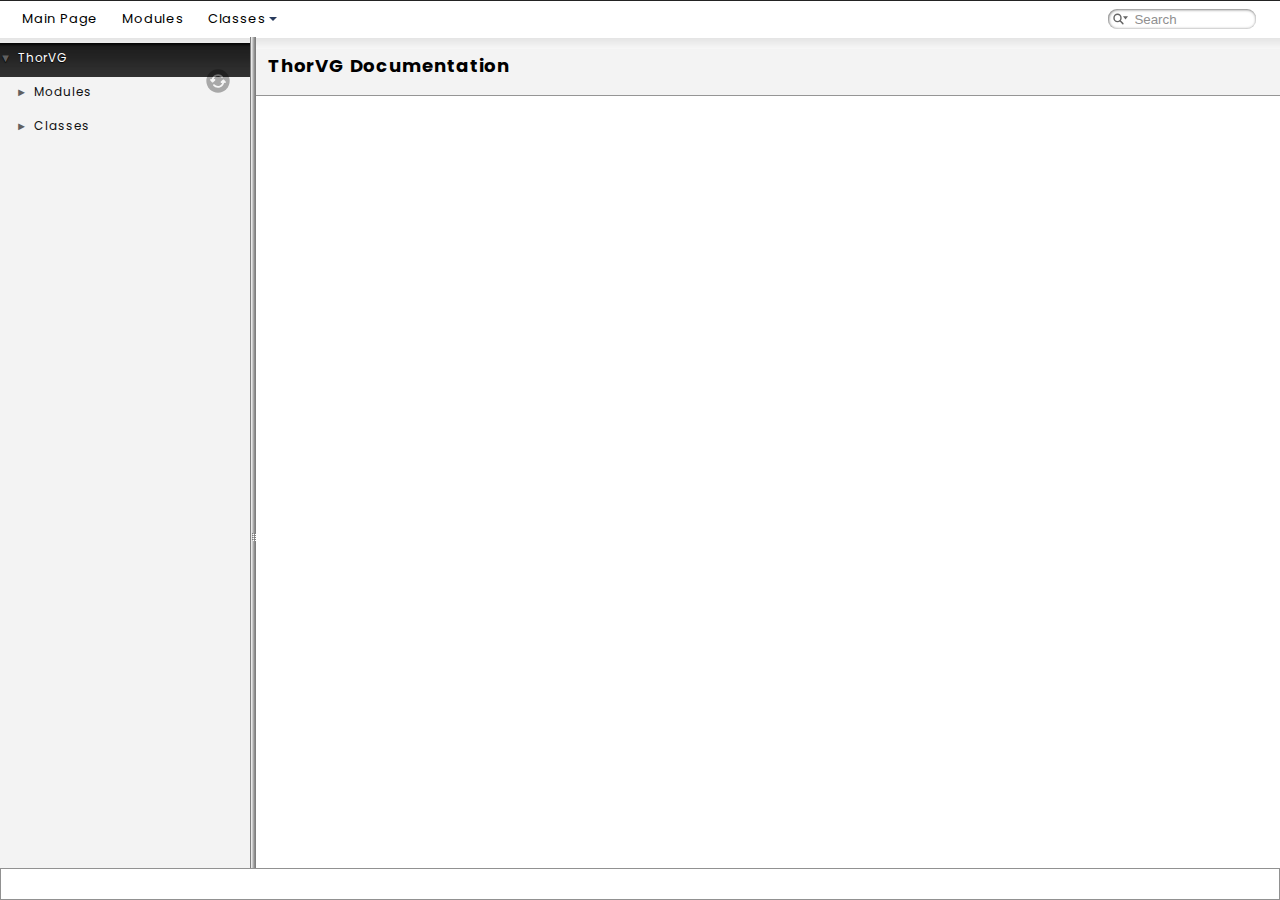
<file: api/doc/index.html>
<!DOCTYPE html PUBLIC "-//W3C//DTD XHTML 1.0 Transitional//EN" "https://www.w3.org/TR/xhtml1/DTD/xhtml1-transitional.dtd">
<html xmlns="http://www.w3.org/1999/xhtml">
<head>
<meta http-equiv="Content-Type" content="text/xhtml;charset=UTF-8"/>
<meta http-equiv="X-UA-Compatible" content="IE=9"/>
<meta name="generator" content="Doxygen 1.9.1"/>
<meta name="viewport" content="width=device-width, initial-scale=1"/>
<title>ThorVG: Main Page</title>
<link href="tabs.css" rel="stylesheet" type="text/css"/>
<script type="text/javascript" src="jquery.js"></script>
<script type="text/javascript" src="dynsections.js"></script>
<link href="navtree.css" rel="stylesheet" type="text/css"/>
<script type="text/javascript" src="resize.js"></script>
<script type="text/javascript" src="navtreedata.js"></script>
<script type="text/javascript" src="navtree.js"></script>
<link href="search/search.css" rel="stylesheet" type="text/css"/>
<script type="text/javascript" src="search/searchdata.js"></script>
<script type="text/javascript" src="search/search.js"></script>
<link href="doxygen.css" rel="stylesheet" type="text/css" />
</head>
<body>
<div id="top"><!-- do not remove this div, it is closed by doxygen! -->
<div id="titlearea">
<table cellspacing="0" cellpadding="0">
 <tbody>
 <tr style="height: 56px;">
  <td id="projectlogo"><img alt="Logo" src="small_logo.png"/></td>
  <td id="projectalign" style="padding-left: 0.5em;">
   <div id="projectname">ThorVG
   &#160;<span id="projectnumber">v0.15</span>
   </div>
  </td>
 </tr>
 </tbody>
</table>
</div>
<!-- end header part -->
<!-- Generated by Doxygen 1.9.1 -->
<script type="text/javascript">
/* @license magnet:?xt=urn:btih:cf05388f2679ee054f2beb29a391d25f4e673ac3&amp;dn=gpl-2.0.txt GPL-v2 */
var searchBox = new SearchBox("searchBox", "search",false,'Search','.html');
/* @license-end */
</script>
<script type="text/javascript" src="menudata.js"></script>
<script type="text/javascript" src="menu.js"></script>
<script type="text/javascript">
/* @license magnet:?xt=urn:btih:cf05388f2679ee054f2beb29a391d25f4e673ac3&amp;dn=gpl-2.0.txt GPL-v2 */
$(function() {
  initMenu('',true,false,'search.php','Search');
  $(document).ready(function() { init_search(); });
});
/* @license-end */</script>
<div id="main-nav"></div>
</div><!-- top -->
<div id="side-nav" class="ui-resizable side-nav-resizable">
  <div id="nav-tree">
    <div id="nav-tree-contents">
      <div id="nav-sync" class="sync"></div>
    </div>
  </div>
  <div id="splitbar" style="-moz-user-select:none;" 
       class="ui-resizable-handle">
  </div>
</div>
<script type="text/javascript">
/* @license magnet:?xt=urn:btih:cf05388f2679ee054f2beb29a391d25f4e673ac3&amp;dn=gpl-2.0.txt GPL-v2 */
$(document).ready(function(){initNavTree('index.html',''); initResizable(); });
/* @license-end */
</script>
<div id="doc-content">
<!-- window showing the filter options -->
<div id="MSearchSelectWindow"
     onmouseover="return searchBox.OnSearchSelectShow()"
     onmouseout="return searchBox.OnSearchSelectHide()"
     onkeydown="return searchBox.OnSearchSelectKey(event)">
</div>

<!-- iframe showing the search results (closed by default) -->
<div id="MSearchResultsWindow">
<iframe src="javascript:void(0)" frameborder="0" 
        name="MSearchResults" id="MSearchResults">
</iframe>
</div>

<div class="header">
  <div class="headertitle">
<div class="title">ThorVG Documentation</div>  </div>
</div><!--header-->
<div class="contents">
</div><!-- contents -->
</div><!-- doc-content -->
<!-- start footer part -->
<div id="nav-path" class="navpath"><!-- id is needed for treeview function! -->
  <ul>
    <li class="footer">Generated by <a href="https://www.doxygen.org/index.html"><img class="footer" src="doxygen.svg" width="104" height="31" alt="doxygen"/></a> 1.9.1 </li>
  </ul>
</div>
</body>
</html>
</file>
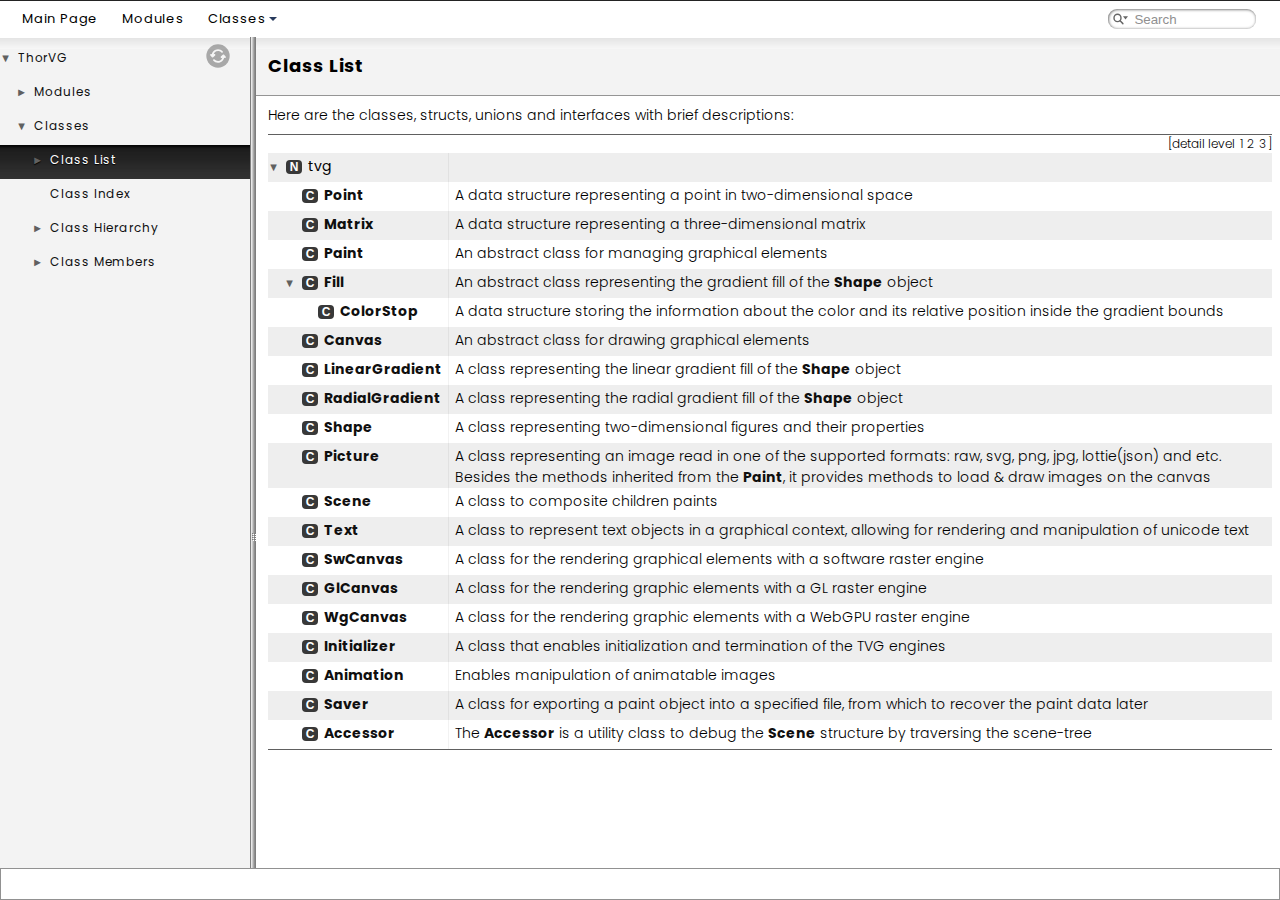
<file: api/doc/annotated.html>
<!DOCTYPE html PUBLIC "-//W3C//DTD XHTML 1.0 Transitional//EN" "https://www.w3.org/TR/xhtml1/DTD/xhtml1-transitional.dtd">
<html xmlns="http://www.w3.org/1999/xhtml">
<head>
<meta http-equiv="Content-Type" content="text/xhtml;charset=UTF-8"/>
<meta http-equiv="X-UA-Compatible" content="IE=9"/>
<meta name="generator" content="Doxygen 1.9.1"/>
<meta name="viewport" content="width=device-width, initial-scale=1"/>
<title>ThorVG: Class List</title>
<link href="tabs.css" rel="stylesheet" type="text/css"/>
<script type="text/javascript" src="jquery.js"></script>
<script type="text/javascript" src="dynsections.js"></script>
<link href="navtree.css" rel="stylesheet" type="text/css"/>
<script type="text/javascript" src="resize.js"></script>
<script type="text/javascript" src="navtreedata.js"></script>
<script type="text/javascript" src="navtree.js"></script>
<link href="search/search.css" rel="stylesheet" type="text/css"/>
<script type="text/javascript" src="search/searchdata.js"></script>
<script type="text/javascript" src="search/search.js"></script>
<link href="doxygen.css" rel="stylesheet" type="text/css" />
</head>
<body>
<div id="top"><!-- do not remove this div, it is closed by doxygen! -->
<div id="titlearea">
<table cellspacing="0" cellpadding="0">
 <tbody>
 <tr style="height: 56px;">
  <td id="projectlogo"><img alt="Logo" src="small_logo.png"/></td>
  <td id="projectalign" style="padding-left: 0.5em;">
   <div id="projectname">ThorVG
   &#160;<span id="projectnumber">v0.15</span>
   </div>
  </td>
 </tr>
 </tbody>
</table>
</div>
<!-- end header part -->
<!-- Generated by Doxygen 1.9.1 -->
<script type="text/javascript">
/* @license magnet:?xt=urn:btih:cf05388f2679ee054f2beb29a391d25f4e673ac3&amp;dn=gpl-2.0.txt GPL-v2 */
var searchBox = new SearchBox("searchBox", "search",false,'Search','.html');
/* @license-end */
</script>
<script type="text/javascript" src="menudata.js"></script>
<script type="text/javascript" src="menu.js"></script>
<script type="text/javascript">
/* @license magnet:?xt=urn:btih:cf05388f2679ee054f2beb29a391d25f4e673ac3&amp;dn=gpl-2.0.txt GPL-v2 */
$(function() {
  initMenu('',true,false,'search.php','Search');
  $(document).ready(function() { init_search(); });
});
/* @license-end */</script>
<div id="main-nav"></div>
</div><!-- top -->
<div id="side-nav" class="ui-resizable side-nav-resizable">
  <div id="nav-tree">
    <div id="nav-tree-contents">
      <div id="nav-sync" class="sync"></div>
    </div>
  </div>
  <div id="splitbar" style="-moz-user-select:none;" 
       class="ui-resizable-handle">
  </div>
</div>
<script type="text/javascript">
/* @license magnet:?xt=urn:btih:cf05388f2679ee054f2beb29a391d25f4e673ac3&amp;dn=gpl-2.0.txt GPL-v2 */
$(document).ready(function(){initNavTree('annotated.html',''); initResizable(); });
/* @license-end */
</script>
<div id="doc-content">
<!-- window showing the filter options -->
<div id="MSearchSelectWindow"
     onmouseover="return searchBox.OnSearchSelectShow()"
     onmouseout="return searchBox.OnSearchSelectHide()"
     onkeydown="return searchBox.OnSearchSelectKey(event)">
</div>

<!-- iframe showing the search results (closed by default) -->
<div id="MSearchResultsWindow">
<iframe src="javascript:void(0)" frameborder="0" 
        name="MSearchResults" id="MSearchResults">
</iframe>
</div>

<div class="header">
  <div class="headertitle">
<div class="title">Class List</div>  </div>
</div><!--header-->
<div class="contents">
<div class="textblock">Here are the classes, structs, unions and interfaces with brief descriptions:</div><div class="directory">
<div class="levels">[detail level <span onclick="javascript:toggleLevel(1);">1</span><span onclick="javascript:toggleLevel(2);">2</span><span onclick="javascript:toggleLevel(3);">3</span>]</div><table class="directory">
<tr id="row_0_" class="even"><td class="entry"><span style="width:0px;display:inline-block;">&#160;</span><span id="arr_0_" class="arrow" onclick="toggleFolder('0_')">&#9660;</span><span class="icona"><span class="icon">N</span></span><b>tvg</b></td><td class="desc"></td></tr>
<tr id="row_0_0_"><td class="entry"><span style="width:32px;display:inline-block;">&#160;</span><span class="icona"><span class="icon">C</span></span><a class="el" href="structtvg_1_1Point.html" target="_self">Point</a></td><td class="desc">A data structure representing a point in two-dimensional space </td></tr>
<tr id="row_0_1_" class="even"><td class="entry"><span style="width:32px;display:inline-block;">&#160;</span><span class="icona"><span class="icon">C</span></span><a class="el" href="structtvg_1_1Matrix.html" target="_self">Matrix</a></td><td class="desc">A data structure representing a three-dimensional matrix </td></tr>
<tr id="row_0_2_"><td class="entry"><span style="width:32px;display:inline-block;">&#160;</span><span class="icona"><span class="icon">C</span></span><a class="el" href="classtvg_1_1Paint.html" target="_self">Paint</a></td><td class="desc">An abstract class for managing graphical elements </td></tr>
<tr id="row_0_3_" class="even"><td class="entry"><span style="width:16px;display:inline-block;">&#160;</span><span id="arr_0_3_" class="arrow" onclick="toggleFolder('0_3_')">&#9660;</span><span class="icona"><span class="icon">C</span></span><a class="el" href="classtvg_1_1Fill.html" target="_self">Fill</a></td><td class="desc">An abstract class representing the gradient fill of the <a class="el" href="classtvg_1_1Shape.html" title="A class representing two-dimensional figures and their properties.">Shape</a> object </td></tr>
<tr id="row_0_3_0_"><td class="entry"><span style="width:48px;display:inline-block;">&#160;</span><span class="icona"><span class="icon">C</span></span><a class="el" href="structtvg_1_1Fill_1_1ColorStop.html" target="_self">ColorStop</a></td><td class="desc">A data structure storing the information about the color and its relative position inside the gradient bounds </td></tr>
<tr id="row_0_4_" class="even"><td class="entry"><span style="width:32px;display:inline-block;">&#160;</span><span class="icona"><span class="icon">C</span></span><a class="el" href="classtvg_1_1Canvas.html" target="_self">Canvas</a></td><td class="desc">An abstract class for drawing graphical elements </td></tr>
<tr id="row_0_5_"><td class="entry"><span style="width:32px;display:inline-block;">&#160;</span><span class="icona"><span class="icon">C</span></span><a class="el" href="classtvg_1_1LinearGradient.html" target="_self">LinearGradient</a></td><td class="desc">A class representing the linear gradient fill of the <a class="el" href="classtvg_1_1Shape.html" title="A class representing two-dimensional figures and their properties.">Shape</a> object </td></tr>
<tr id="row_0_6_" class="even"><td class="entry"><span style="width:32px;display:inline-block;">&#160;</span><span class="icona"><span class="icon">C</span></span><a class="el" href="classtvg_1_1RadialGradient.html" target="_self">RadialGradient</a></td><td class="desc">A class representing the radial gradient fill of the <a class="el" href="classtvg_1_1Shape.html" title="A class representing two-dimensional figures and their properties.">Shape</a> object </td></tr>
<tr id="row_0_7_"><td class="entry"><span style="width:32px;display:inline-block;">&#160;</span><span class="icona"><span class="icon">C</span></span><a class="el" href="classtvg_1_1Shape.html" target="_self">Shape</a></td><td class="desc">A class representing two-dimensional figures and their properties </td></tr>
<tr id="row_0_8_" class="even"><td class="entry"><span style="width:32px;display:inline-block;">&#160;</span><span class="icona"><span class="icon">C</span></span><a class="el" href="classtvg_1_1Picture.html" target="_self">Picture</a></td><td class="desc">A class representing an image read in one of the supported formats: raw, svg, png, jpg, lottie(json) and etc. Besides the methods inherited from the <a class="el" href="classtvg_1_1Paint.html" title="An abstract class for managing graphical elements.">Paint</a>, it provides methods to load &amp; draw images on the canvas </td></tr>
<tr id="row_0_9_"><td class="entry"><span style="width:32px;display:inline-block;">&#160;</span><span class="icona"><span class="icon">C</span></span><a class="el" href="classtvg_1_1Scene.html" target="_self">Scene</a></td><td class="desc">A class to composite children paints </td></tr>
<tr id="row_0_10_" class="even"><td class="entry"><span style="width:32px;display:inline-block;">&#160;</span><span class="icona"><span class="icon">C</span></span><a class="el" href="classtvg_1_1Text.html" target="_self">Text</a></td><td class="desc">A class to represent text objects in a graphical context, allowing for rendering and manipulation of unicode text </td></tr>
<tr id="row_0_11_"><td class="entry"><span style="width:32px;display:inline-block;">&#160;</span><span class="icona"><span class="icon">C</span></span><a class="el" href="classtvg_1_1SwCanvas.html" target="_self">SwCanvas</a></td><td class="desc">A class for the rendering graphical elements with a software raster engine </td></tr>
<tr id="row_0_12_" class="even"><td class="entry"><span style="width:32px;display:inline-block;">&#160;</span><span class="icona"><span class="icon">C</span></span><a class="el" href="classtvg_1_1GlCanvas.html" target="_self">GlCanvas</a></td><td class="desc">A class for the rendering graphic elements with a GL raster engine </td></tr>
<tr id="row_0_13_"><td class="entry"><span style="width:32px;display:inline-block;">&#160;</span><span class="icona"><span class="icon">C</span></span><a class="el" href="classtvg_1_1WgCanvas.html" target="_self">WgCanvas</a></td><td class="desc">A class for the rendering graphic elements with a WebGPU raster engine </td></tr>
<tr id="row_0_14_" class="even"><td class="entry"><span style="width:32px;display:inline-block;">&#160;</span><span class="icona"><span class="icon">C</span></span><a class="el" href="classtvg_1_1Initializer.html" target="_self">Initializer</a></td><td class="desc">A class that enables initialization and termination of the TVG engines </td></tr>
<tr id="row_0_15_"><td class="entry"><span style="width:32px;display:inline-block;">&#160;</span><span class="icona"><span class="icon">C</span></span><a class="el" href="classtvg_1_1Animation.html" target="_self">Animation</a></td><td class="desc">Enables manipulation of animatable images </td></tr>
<tr id="row_0_16_" class="even"><td class="entry"><span style="width:32px;display:inline-block;">&#160;</span><span class="icona"><span class="icon">C</span></span><a class="el" href="classtvg_1_1Saver.html" target="_self">Saver</a></td><td class="desc">A class for exporting a paint object into a specified file, from which to recover the paint data later </td></tr>
<tr id="row_0_17_"><td class="entry"><span style="width:32px;display:inline-block;">&#160;</span><span class="icona"><span class="icon">C</span></span><a class="el" href="classtvg_1_1Accessor.html" target="_self">Accessor</a></td><td class="desc">The <a class="el" href="classtvg_1_1Accessor.html" title="The Accessor is a utility class to debug the Scene structure by traversing the scene-tree.">Accessor</a> is a utility class to debug the <a class="el" href="classtvg_1_1Scene.html" title="A class to composite children paints.">Scene</a> structure by traversing the scene-tree </td></tr>
</table>
</div><!-- directory -->
</div><!-- contents -->
</div><!-- doc-content -->
<!-- start footer part -->
<div id="nav-path" class="navpath"><!-- id is needed for treeview function! -->
  <ul>
    <li class="footer">Generated by <a href="https://www.doxygen.org/index.html"><img class="footer" src="doxygen.svg" width="104" height="31" alt="doxygen"/></a> 1.9.1 </li>
  </ul>
</div>
</body>
</html>
</file>
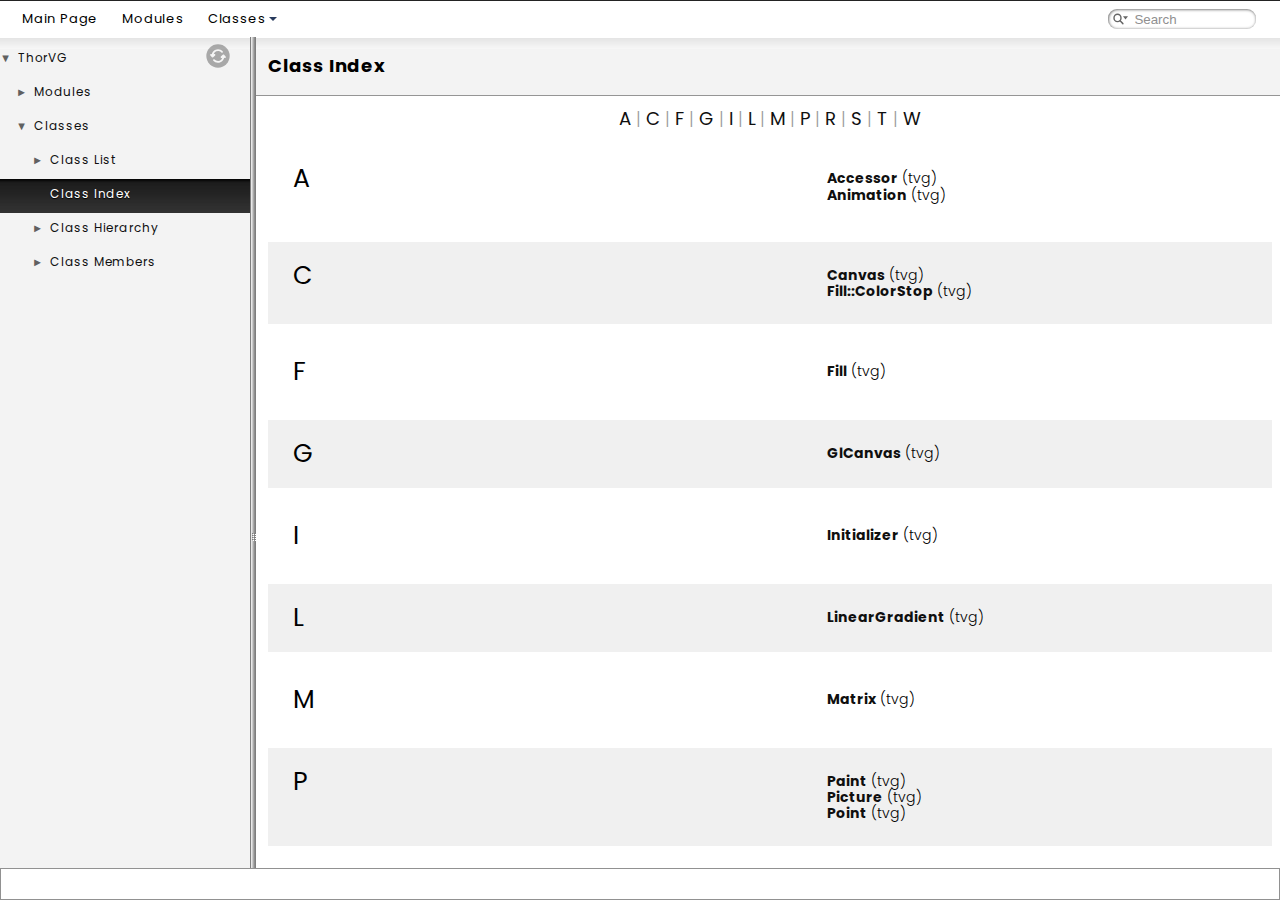
<file: api/doc/classes.html>
<!DOCTYPE html PUBLIC "-//W3C//DTD XHTML 1.0 Transitional//EN" "https://www.w3.org/TR/xhtml1/DTD/xhtml1-transitional.dtd">
<html xmlns="http://www.w3.org/1999/xhtml">
<head>
<meta http-equiv="Content-Type" content="text/xhtml;charset=UTF-8"/>
<meta http-equiv="X-UA-Compatible" content="IE=9"/>
<meta name="generator" content="Doxygen 1.9.1"/>
<meta name="viewport" content="width=device-width, initial-scale=1"/>
<title>ThorVG: Class Index</title>
<link href="tabs.css" rel="stylesheet" type="text/css"/>
<script type="text/javascript" src="jquery.js"></script>
<script type="text/javascript" src="dynsections.js"></script>
<link href="navtree.css" rel="stylesheet" type="text/css"/>
<script type="text/javascript" src="resize.js"></script>
<script type="text/javascript" src="navtreedata.js"></script>
<script type="text/javascript" src="navtree.js"></script>
<link href="search/search.css" rel="stylesheet" type="text/css"/>
<script type="text/javascript" src="search/searchdata.js"></script>
<script type="text/javascript" src="search/search.js"></script>
<link href="doxygen.css" rel="stylesheet" type="text/css" />
</head>
<body>
<div id="top"><!-- do not remove this div, it is closed by doxygen! -->
<div id="titlearea">
<table cellspacing="0" cellpadding="0">
 <tbody>
 <tr style="height: 56px;">
  <td id="projectlogo"><img alt="Logo" src="small_logo.png"/></td>
  <td id="projectalign" style="padding-left: 0.5em;">
   <div id="projectname">ThorVG
   &#160;<span id="projectnumber">v0.15</span>
   </div>
  </td>
 </tr>
 </tbody>
</table>
</div>
<!-- end header part -->
<!-- Generated by Doxygen 1.9.1 -->
<script type="text/javascript">
/* @license magnet:?xt=urn:btih:cf05388f2679ee054f2beb29a391d25f4e673ac3&amp;dn=gpl-2.0.txt GPL-v2 */
var searchBox = new SearchBox("searchBox", "search",false,'Search','.html');
/* @license-end */
</script>
<script type="text/javascript" src="menudata.js"></script>
<script type="text/javascript" src="menu.js"></script>
<script type="text/javascript">
/* @license magnet:?xt=urn:btih:cf05388f2679ee054f2beb29a391d25f4e673ac3&amp;dn=gpl-2.0.txt GPL-v2 */
$(function() {
  initMenu('',true,false,'search.php','Search');
  $(document).ready(function() { init_search(); });
});
/* @license-end */</script>
<div id="main-nav"></div>
</div><!-- top -->
<div id="side-nav" class="ui-resizable side-nav-resizable">
  <div id="nav-tree">
    <div id="nav-tree-contents">
      <div id="nav-sync" class="sync"></div>
    </div>
  </div>
  <div id="splitbar" style="-moz-user-select:none;" 
       class="ui-resizable-handle">
  </div>
</div>
<script type="text/javascript">
/* @license magnet:?xt=urn:btih:cf05388f2679ee054f2beb29a391d25f4e673ac3&amp;dn=gpl-2.0.txt GPL-v2 */
$(document).ready(function(){initNavTree('classes.html',''); initResizable(); });
/* @license-end */
</script>
<div id="doc-content">
<!-- window showing the filter options -->
<div id="MSearchSelectWindow"
     onmouseover="return searchBox.OnSearchSelectShow()"
     onmouseout="return searchBox.OnSearchSelectHide()"
     onkeydown="return searchBox.OnSearchSelectKey(event)">
</div>

<!-- iframe showing the search results (closed by default) -->
<div id="MSearchResultsWindow">
<iframe src="javascript:void(0)" frameborder="0" 
        name="MSearchResults" id="MSearchResults">
</iframe>
</div>

<div class="header">
  <div class="headertitle">
<div class="title">Class Index</div>  </div>
</div><!--header-->
<div class="contents">
<div class="qindex"><a class="qindex" href="#letter_A">A</a>&#160;|&#160;<a class="qindex" href="#letter_C">C</a>&#160;|&#160;<a class="qindex" href="#letter_F">F</a>&#160;|&#160;<a class="qindex" href="#letter_G">G</a>&#160;|&#160;<a class="qindex" href="#letter_I">I</a>&#160;|&#160;<a class="qindex" href="#letter_L">L</a>&#160;|&#160;<a class="qindex" href="#letter_M">M</a>&#160;|&#160;<a class="qindex" href="#letter_P">P</a>&#160;|&#160;<a class="qindex" href="#letter_R">R</a>&#160;|&#160;<a class="qindex" href="#letter_S">S</a>&#160;|&#160;<a class="qindex" href="#letter_T">T</a>&#160;|&#160;<a class="qindex" href="#letter_W">W</a></div>
<div class="classindex">
<dl class="classindex even">
<dt class="alphachar"><a name="letter_A">A</a></dt>
<dd><a class="el" href="classtvg_1_1Accessor.html">Accessor</a> (tvg)</dd><dd><a class="el" href="classtvg_1_1Animation.html">Animation</a> (tvg)</dd></dl>
<dl class="classindex odd">
<dt class="alphachar"><a name="letter_C">C</a></dt>
<dd><a class="el" href="classtvg_1_1Canvas.html">Canvas</a> (tvg)</dd><dd><a class="el" href="structtvg_1_1Fill_1_1ColorStop.html">Fill::ColorStop</a> (tvg)</dd></dl>
<dl class="classindex even">
<dt class="alphachar"><a name="letter_F">F</a></dt>
<dd><a class="el" href="classtvg_1_1Fill.html">Fill</a> (tvg)</dd></dl>
<dl class="classindex odd">
<dt class="alphachar"><a name="letter_G">G</a></dt>
<dd><a class="el" href="classtvg_1_1GlCanvas.html">GlCanvas</a> (tvg)</dd></dl>
<dl class="classindex even">
<dt class="alphachar"><a name="letter_I">I</a></dt>
<dd><a class="el" href="classtvg_1_1Initializer.html">Initializer</a> (tvg)</dd></dl>
<dl class="classindex odd">
<dt class="alphachar"><a name="letter_L">L</a></dt>
<dd><a class="el" href="classtvg_1_1LinearGradient.html">LinearGradient</a> (tvg)</dd></dl>
<dl class="classindex even">
<dt class="alphachar"><a name="letter_M">M</a></dt>
<dd><a class="el" href="structtvg_1_1Matrix.html">Matrix</a> (tvg)</dd></dl>
<dl class="classindex odd">
<dt class="alphachar"><a name="letter_P">P</a></dt>
<dd><a class="el" href="classtvg_1_1Paint.html">Paint</a> (tvg)</dd><dd><a class="el" href="classtvg_1_1Picture.html">Picture</a> (tvg)</dd><dd><a class="el" href="structtvg_1_1Point.html">Point</a> (tvg)</dd></dl>
<dl class="classindex even">
<dt class="alphachar"><a name="letter_R">R</a></dt>
<dd><a class="el" href="classtvg_1_1RadialGradient.html">RadialGradient</a> (tvg)</dd></dl>
<dl class="classindex odd">
<dt class="alphachar"><a name="letter_S">S</a></dt>
<dd><a class="el" href="classtvg_1_1Saver.html">Saver</a> (tvg)</dd><dd><a class="el" href="classtvg_1_1Scene.html">Scene</a> (tvg)</dd><dd><a class="el" href="classtvg_1_1Shape.html">Shape</a> (tvg)</dd><dd><a class="el" href="classtvg_1_1SwCanvas.html">SwCanvas</a> (tvg)</dd></dl>
<dl class="classindex even">
<dt class="alphachar"><a name="letter_T">T</a></dt>
<dd><a class="el" href="classtvg_1_1Text.html">Text</a> (tvg)</dd></dl>
<dl class="classindex odd">
<dt class="alphachar"><a name="letter_W">W</a></dt>
<dd><a class="el" href="classtvg_1_1WgCanvas.html">WgCanvas</a> (tvg)</dd></dl>
</div>
</div><!-- contents -->
</div><!-- doc-content -->
<!-- start footer part -->
<div id="nav-path" class="navpath"><!-- id is needed for treeview function! -->
  <ul>
    <li class="footer">Generated by <a href="https://www.doxygen.org/index.html"><img class="footer" src="doxygen.svg" width="104" height="31" alt="doxygen"/></a> 1.9.1 </li>
  </ul>
</div>
</body>
</html>
</file>
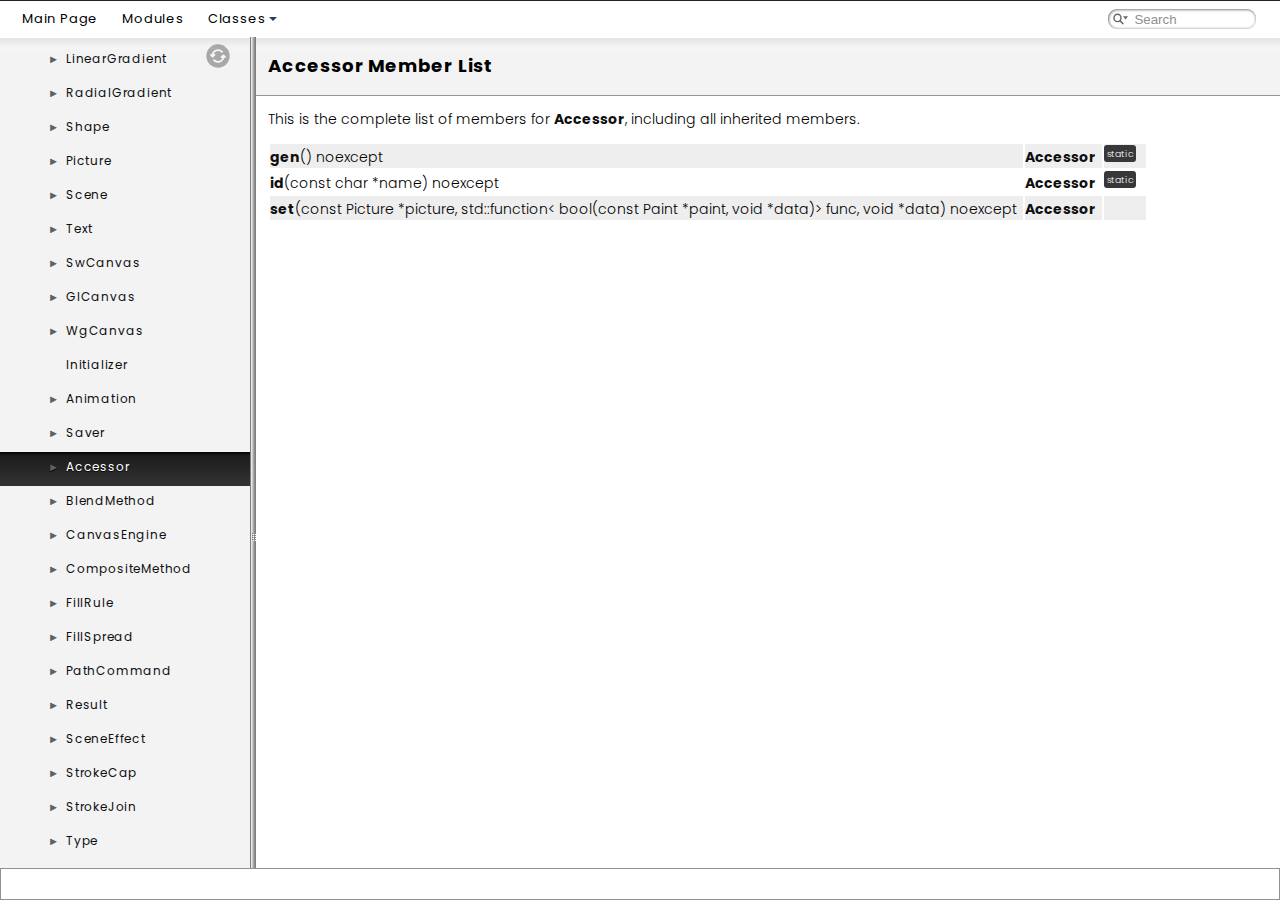
<file: api/doc/classtvg_1_1Accessor-members.html>
<!DOCTYPE html PUBLIC "-//W3C//DTD XHTML 1.0 Transitional//EN" "https://www.w3.org/TR/xhtml1/DTD/xhtml1-transitional.dtd">
<html xmlns="http://www.w3.org/1999/xhtml">
<head>
<meta http-equiv="Content-Type" content="text/xhtml;charset=UTF-8"/>
<meta http-equiv="X-UA-Compatible" content="IE=9"/>
<meta name="generator" content="Doxygen 1.9.1"/>
<meta name="viewport" content="width=device-width, initial-scale=1"/>
<title>ThorVG: Member List</title>
<link href="tabs.css" rel="stylesheet" type="text/css"/>
<script type="text/javascript" src="jquery.js"></script>
<script type="text/javascript" src="dynsections.js"></script>
<link href="navtree.css" rel="stylesheet" type="text/css"/>
<script type="text/javascript" src="resize.js"></script>
<script type="text/javascript" src="navtreedata.js"></script>
<script type="text/javascript" src="navtree.js"></script>
<link href="search/search.css" rel="stylesheet" type="text/css"/>
<script type="text/javascript" src="search/searchdata.js"></script>
<script type="text/javascript" src="search/search.js"></script>
<link href="doxygen.css" rel="stylesheet" type="text/css" />
</head>
<body>
<div id="top"><!-- do not remove this div, it is closed by doxygen! -->
<div id="titlearea">
<table cellspacing="0" cellpadding="0">
 <tbody>
 <tr style="height: 56px;">
  <td id="projectlogo"><img alt="Logo" src="small_logo.png"/></td>
  <td id="projectalign" style="padding-left: 0.5em;">
   <div id="projectname">ThorVG
   &#160;<span id="projectnumber">v0.15</span>
   </div>
  </td>
 </tr>
 </tbody>
</table>
</div>
<!-- end header part -->
<!-- Generated by Doxygen 1.9.1 -->
<script type="text/javascript">
/* @license magnet:?xt=urn:btih:cf05388f2679ee054f2beb29a391d25f4e673ac3&amp;dn=gpl-2.0.txt GPL-v2 */
var searchBox = new SearchBox("searchBox", "search",false,'Search','.html');
/* @license-end */
</script>
<script type="text/javascript" src="menudata.js"></script>
<script type="text/javascript" src="menu.js"></script>
<script type="text/javascript">
/* @license magnet:?xt=urn:btih:cf05388f2679ee054f2beb29a391d25f4e673ac3&amp;dn=gpl-2.0.txt GPL-v2 */
$(function() {
  initMenu('',true,false,'search.php','Search');
  $(document).ready(function() { init_search(); });
});
/* @license-end */</script>
<div id="main-nav"></div>
</div><!-- top -->
<div id="side-nav" class="ui-resizable side-nav-resizable">
  <div id="nav-tree">
    <div id="nav-tree-contents">
      <div id="nav-sync" class="sync"></div>
    </div>
  </div>
  <div id="splitbar" style="-moz-user-select:none;" 
       class="ui-resizable-handle">
  </div>
</div>
<script type="text/javascript">
/* @license magnet:?xt=urn:btih:cf05388f2679ee054f2beb29a391d25f4e673ac3&amp;dn=gpl-2.0.txt GPL-v2 */
$(document).ready(function(){initNavTree('classtvg_1_1Accessor.html',''); initResizable(); });
/* @license-end */
</script>
<div id="doc-content">
<!-- window showing the filter options -->
<div id="MSearchSelectWindow"
     onmouseover="return searchBox.OnSearchSelectShow()"
     onmouseout="return searchBox.OnSearchSelectHide()"
     onkeydown="return searchBox.OnSearchSelectKey(event)">
</div>

<!-- iframe showing the search results (closed by default) -->
<div id="MSearchResultsWindow">
<iframe src="javascript:void(0)" frameborder="0" 
        name="MSearchResults" id="MSearchResults">
</iframe>
</div>

<div class="header">
  <div class="headertitle">
<div class="title">Accessor Member List</div>  </div>
</div><!--header-->
<div class="contents">

<p>This is the complete list of members for <a class="el" href="classtvg_1_1Accessor.html">Accessor</a>, including all inherited members.</p>
<table class="directory">
  <tr class="even"><td class="entry"><a class="el" href="classtvg_1_1Accessor.html#a948e9f4ff06cdc9c19bcc60c1458ecc2">gen</a>() noexcept</td><td class="entry"><a class="el" href="classtvg_1_1Accessor.html">Accessor</a></td><td class="entry"><span class="mlabel">static</span></td></tr>
  <tr><td class="entry"><a class="el" href="classtvg_1_1Accessor.html#a4f77dd34469490a192e5b56656f13a50">id</a>(const char *name) noexcept</td><td class="entry"><a class="el" href="classtvg_1_1Accessor.html">Accessor</a></td><td class="entry"><span class="mlabel">static</span></td></tr>
  <tr class="even"><td class="entry"><a class="el" href="classtvg_1_1Accessor.html#a19696fc28e7eb51f5a4a8603c60e789d">set</a>(const Picture *picture, std::function&lt; bool(const Paint *paint, void *data)&gt; func, void *data) noexcept</td><td class="entry"><a class="el" href="classtvg_1_1Accessor.html">Accessor</a></td><td class="entry"></td></tr>
</table></div><!-- contents -->
</div><!-- doc-content -->
<!-- start footer part -->
<div id="nav-path" class="navpath"><!-- id is needed for treeview function! -->
  <ul>
    <li class="footer">Generated by <a href="https://www.doxygen.org/index.html"><img class="footer" src="doxygen.svg" width="104" height="31" alt="doxygen"/></a> 1.9.1 </li>
  </ul>
</div>
</body>
</html>
</file>
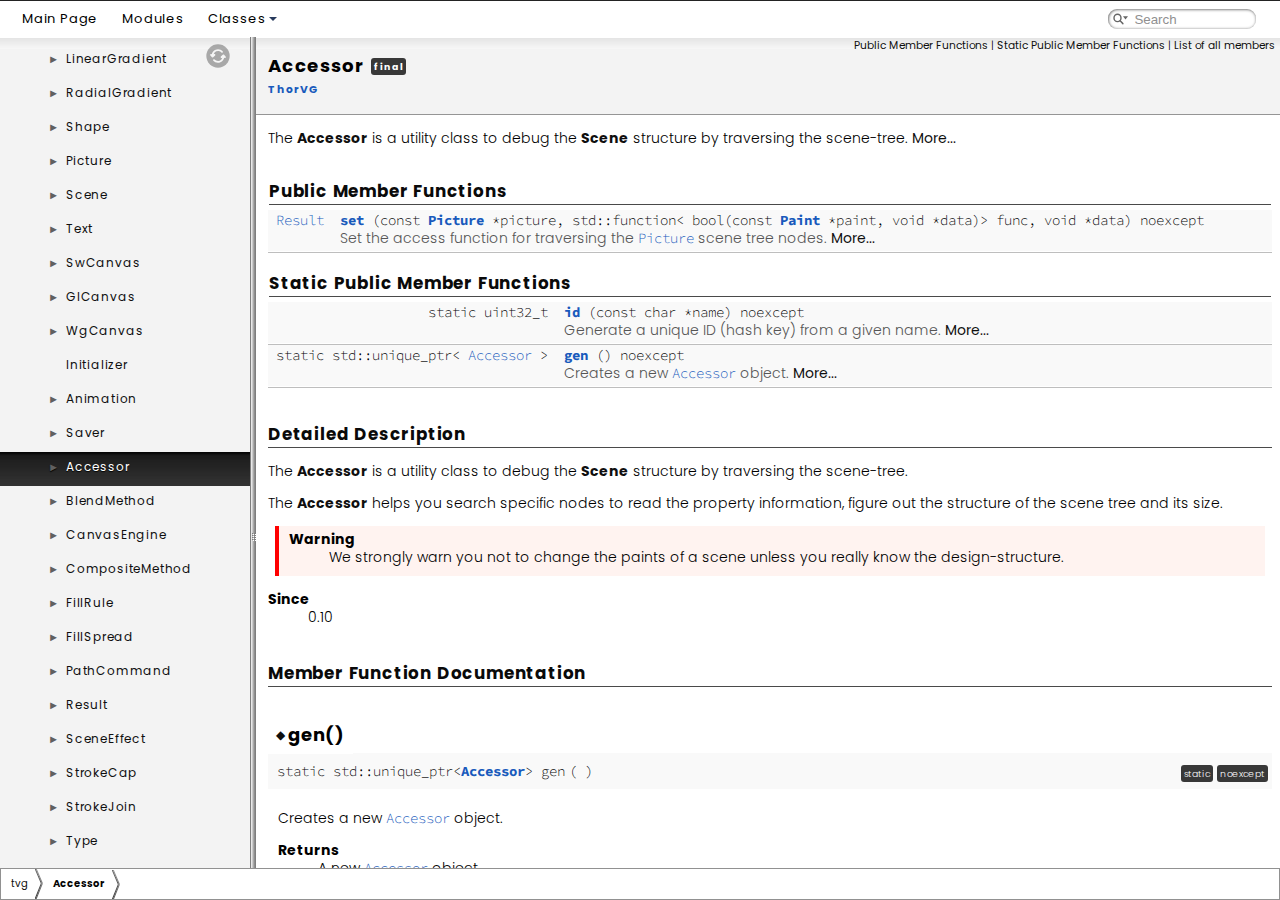
<file: api/doc/classtvg_1_1Accessor.html>
<!DOCTYPE html PUBLIC "-//W3C//DTD XHTML 1.0 Transitional//EN" "https://www.w3.org/TR/xhtml1/DTD/xhtml1-transitional.dtd">
<html xmlns="http://www.w3.org/1999/xhtml">
<head>
<meta http-equiv="Content-Type" content="text/xhtml;charset=UTF-8"/>
<meta http-equiv="X-UA-Compatible" content="IE=9"/>
<meta name="generator" content="Doxygen 1.9.1"/>
<meta name="viewport" content="width=device-width, initial-scale=1"/>
<title>ThorVG: Accessor</title>
<link href="tabs.css" rel="stylesheet" type="text/css"/>
<script type="text/javascript" src="jquery.js"></script>
<script type="text/javascript" src="dynsections.js"></script>
<link href="navtree.css" rel="stylesheet" type="text/css"/>
<script type="text/javascript" src="resize.js"></script>
<script type="text/javascript" src="navtreedata.js"></script>
<script type="text/javascript" src="navtree.js"></script>
<link href="search/search.css" rel="stylesheet" type="text/css"/>
<script type="text/javascript" src="search/searchdata.js"></script>
<script type="text/javascript" src="search/search.js"></script>
<link href="doxygen.css" rel="stylesheet" type="text/css" />
</head>
<body>
<div id="top"><!-- do not remove this div, it is closed by doxygen! -->
<div id="titlearea">
<table cellspacing="0" cellpadding="0">
 <tbody>
 <tr style="height: 56px;">
  <td id="projectlogo"><img alt="Logo" src="small_logo.png"/></td>
  <td id="projectalign" style="padding-left: 0.5em;">
   <div id="projectname">ThorVG
   &#160;<span id="projectnumber">v0.15</span>
   </div>
  </td>
 </tr>
 </tbody>
</table>
</div>
<!-- end header part -->
<!-- Generated by Doxygen 1.9.1 -->
<script type="text/javascript">
/* @license magnet:?xt=urn:btih:cf05388f2679ee054f2beb29a391d25f4e673ac3&amp;dn=gpl-2.0.txt GPL-v2 */
var searchBox = new SearchBox("searchBox", "search",false,'Search','.html');
/* @license-end */
</script>
<script type="text/javascript" src="menudata.js"></script>
<script type="text/javascript" src="menu.js"></script>
<script type="text/javascript">
/* @license magnet:?xt=urn:btih:cf05388f2679ee054f2beb29a391d25f4e673ac3&amp;dn=gpl-2.0.txt GPL-v2 */
$(function() {
  initMenu('',true,false,'search.php','Search');
  $(document).ready(function() { init_search(); });
});
/* @license-end */</script>
<div id="main-nav"></div>
</div><!-- top -->
<div id="side-nav" class="ui-resizable side-nav-resizable">
  <div id="nav-tree">
    <div id="nav-tree-contents">
      <div id="nav-sync" class="sync"></div>
    </div>
  </div>
  <div id="splitbar" style="-moz-user-select:none;" 
       class="ui-resizable-handle">
  </div>
</div>
<script type="text/javascript">
/* @license magnet:?xt=urn:btih:cf05388f2679ee054f2beb29a391d25f4e673ac3&amp;dn=gpl-2.0.txt GPL-v2 */
$(document).ready(function(){initNavTree('classtvg_1_1Accessor.html',''); initResizable(); });
/* @license-end */
</script>
<div id="doc-content">
<!-- window showing the filter options -->
<div id="MSearchSelectWindow"
     onmouseover="return searchBox.OnSearchSelectShow()"
     onmouseout="return searchBox.OnSearchSelectHide()"
     onkeydown="return searchBox.OnSearchSelectKey(event)">
</div>

<!-- iframe showing the search results (closed by default) -->
<div id="MSearchResultsWindow">
<iframe src="javascript:void(0)" frameborder="0" 
        name="MSearchResults" id="MSearchResults">
</iframe>
</div>

<div class="header">
  <div class="summary">
<a href="#pub-methods">Public Member Functions</a> &#124;
<a href="#pub-static-methods">Static Public Member Functions</a> &#124;
<a href="classtvg_1_1Accessor-members.html">List of all members</a>  </div>
  <div class="headertitle">
<div class="title">Accessor<span class="mlabels"><span class="mlabel">final</span></span><div class="ingroups"><a class="el" href="group__ThorVG.html">ThorVG</a></div></div>  </div>
</div><!--header-->
<div class="contents">

<p>The <a class="el" href="classtvg_1_1Accessor.html" title="The Accessor is a utility class to debug the Scene structure by traversing the scene-tree.">Accessor</a> is a utility class to debug the <a class="el" href="classtvg_1_1Scene.html" title="A class to composite children paints.">Scene</a> structure by traversing the scene-tree.  
 <a href="classtvg_1_1Accessor.html#details">More...</a></p>
<table class="memberdecls">
<tr class="heading"><td colspan="2"><h2 class="groupheader"><a name="pub-methods"></a>
Public Member Functions</h2></td></tr>
<tr class="memitem:a19696fc28e7eb51f5a4a8603c60e789d"><td class="memItemLeft" align="right" valign="top"><a class="el" href="group__ThorVG.html#ga28287671eaf7406afd604bd055ba4066">Result</a>&#160;</td><td class="memItemRight" valign="bottom"><a class="el" href="classtvg_1_1Accessor.html#a19696fc28e7eb51f5a4a8603c60e789d">set</a> (const <a class="el" href="classtvg_1_1Picture.html">Picture</a> *picture, std::function&lt; bool(const <a class="el" href="classtvg_1_1Paint.html">Paint</a> *paint, void *data)&gt; func, void *data) noexcept</td></tr>
<tr class="memdesc:a19696fc28e7eb51f5a4a8603c60e789d"><td class="mdescLeft">&#160;</td><td class="mdescRight">Set the access function for traversing the <a class="el" href="classtvg_1_1Picture.html" title="A class representing an image read in one of the supported formats: raw, svg, png,...">Picture</a> scene tree nodes.  <a href="classtvg_1_1Accessor.html#a19696fc28e7eb51f5a4a8603c60e789d">More...</a><br /></td></tr>
<tr class="separator:a19696fc28e7eb51f5a4a8603c60e789d"><td class="memSeparator" colspan="2">&#160;</td></tr>
</table><table class="memberdecls">
<tr class="heading"><td colspan="2"><h2 class="groupheader"><a name="pub-static-methods"></a>
Static Public Member Functions</h2></td></tr>
<tr class="memitem:a4f77dd34469490a192e5b56656f13a50"><td class="memItemLeft" align="right" valign="top">static uint32_t&#160;</td><td class="memItemRight" valign="bottom"><a class="el" href="classtvg_1_1Accessor.html#a4f77dd34469490a192e5b56656f13a50">id</a> (const char *name) noexcept</td></tr>
<tr class="memdesc:a4f77dd34469490a192e5b56656f13a50"><td class="mdescLeft">&#160;</td><td class="mdescRight">Generate a unique ID (hash key) from a given name.  <a href="classtvg_1_1Accessor.html#a4f77dd34469490a192e5b56656f13a50">More...</a><br /></td></tr>
<tr class="separator:a4f77dd34469490a192e5b56656f13a50"><td class="memSeparator" colspan="2">&#160;</td></tr>
<tr class="memitem:a948e9f4ff06cdc9c19bcc60c1458ecc2"><td class="memItemLeft" align="right" valign="top">static std::unique_ptr&lt; <a class="el" href="classtvg_1_1Accessor.html">Accessor</a> &gt;&#160;</td><td class="memItemRight" valign="bottom"><a class="el" href="classtvg_1_1Accessor.html#a948e9f4ff06cdc9c19bcc60c1458ecc2">gen</a> () noexcept</td></tr>
<tr class="memdesc:a948e9f4ff06cdc9c19bcc60c1458ecc2"><td class="mdescLeft">&#160;</td><td class="mdescRight">Creates a new <a class="el" href="classtvg_1_1Accessor.html" title="The Accessor is a utility class to debug the Scene structure by traversing the scene-tree.">Accessor</a> object.  <a href="classtvg_1_1Accessor.html#a948e9f4ff06cdc9c19bcc60c1458ecc2">More...</a><br /></td></tr>
<tr class="separator:a948e9f4ff06cdc9c19bcc60c1458ecc2"><td class="memSeparator" colspan="2">&#160;</td></tr>
</table>
<a name="details" id="details"></a><h2 class="groupheader">Detailed Description</h2>
<div class="textblock"><p>The <a class="el" href="classtvg_1_1Accessor.html" title="The Accessor is a utility class to debug the Scene structure by traversing the scene-tree.">Accessor</a> is a utility class to debug the <a class="el" href="classtvg_1_1Scene.html" title="A class to composite children paints.">Scene</a> structure by traversing the scene-tree. </p>
<p>The <a class="el" href="classtvg_1_1Accessor.html" title="The Accessor is a utility class to debug the Scene structure by traversing the scene-tree.">Accessor</a> helps you search specific nodes to read the property information, figure out the structure of the scene tree and its size.</p>
<dl class="section warning"><dt>Warning</dt><dd>We strongly warn you not to change the paints of a scene unless you really know the design-structure.</dd></dl>
<dl class="section since"><dt>Since</dt><dd>0.10 </dd></dl>
</div><h2 class="groupheader">Member Function Documentation</h2>
<a id="a948e9f4ff06cdc9c19bcc60c1458ecc2"></a>
<h2 class="memtitle"><span class="permalink"><a href="#a948e9f4ff06cdc9c19bcc60c1458ecc2">&#9670;&nbsp;</a></span>gen()</h2>

<div class="memitem">
<div class="memproto">
<table class="mlabels">
  <tr>
  <td class="mlabels-left">
      <table class="memname">
        <tr>
          <td class="memname">static std::unique_ptr&lt;<a class="el" href="classtvg_1_1Accessor.html">Accessor</a>&gt; gen </td>
          <td>(</td>
          <td class="paramname"></td><td>)</td>
          <td></td>
        </tr>
      </table>
  </td>
  <td class="mlabels-right">
<span class="mlabels"><span class="mlabel">static</span><span class="mlabel">noexcept</span></span>  </td>
  </tr>
</table>
</div><div class="memdoc">

<p>Creates a new <a class="el" href="classtvg_1_1Accessor.html" title="The Accessor is a utility class to debug the Scene structure by traversing the scene-tree.">Accessor</a> object. </p>
<dl class="section return"><dt>Returns</dt><dd>A new <a class="el" href="classtvg_1_1Accessor.html" title="The Accessor is a utility class to debug the Scene structure by traversing the scene-tree.">Accessor</a> object. </dd></dl>

</div>
</div>
<a id="a4f77dd34469490a192e5b56656f13a50"></a>
<h2 class="memtitle"><span class="permalink"><a href="#a4f77dd34469490a192e5b56656f13a50">&#9670;&nbsp;</a></span>id()</h2>

<div class="memitem">
<div class="memproto">
<table class="mlabels">
  <tr>
  <td class="mlabels-left">
      <table class="memname">
        <tr>
          <td class="memname">static uint32_t id </td>
          <td>(</td>
          <td class="paramtype">const char *&#160;</td>
          <td class="paramname"><em>name</em></td><td>)</td>
          <td></td>
        </tr>
      </table>
  </td>
  <td class="mlabels-right">
<span class="mlabels"><span class="mlabel">static</span><span class="mlabel">noexcept</span></span>  </td>
  </tr>
</table>
</div><div class="memdoc">

<p>Generate a unique ID (hash key) from a given name. </p>
<p>This function computes a unique identifier value based on the provided string. You can use this to assign a unique ID to the <a class="el" href="classtvg_1_1Paint.html" title="An abstract class for managing graphical elements.">Paint</a> object.</p>
<dl class="params"><dt>Parameters</dt><dd>
  <table class="params">
    <tr><td class="paramdir">[in]</td><td class="paramname">name</td><td>The input string to generate the unique identifier from.</td></tr>
  </table>
  </dd>
</dl>
<dl class="section return"><dt>Returns</dt><dd>The generated unique identifier value.</dd></dl>
<dl class="section see"><dt>See also</dt><dd><a class="el" href="classtvg_1_1Paint.html#abaabdc509cdaba7df9f56c6c76f3ae19" title="Unique ID of this instance.">Paint::id</a></dd></dl>
<dl class="section note"><dt>Note</dt><dd>Experimental API </dd></dl>

</div>
</div>
<a id="a19696fc28e7eb51f5a4a8603c60e789d"></a>
<h2 class="memtitle"><span class="permalink"><a href="#a19696fc28e7eb51f5a4a8603c60e789d">&#9670;&nbsp;</a></span>set()</h2>

<div class="memitem">
<div class="memproto">
<table class="mlabels">
  <tr>
  <td class="mlabels-left">
      <table class="memname">
        <tr>
          <td class="memname"><a class="el" href="group__ThorVG.html#ga28287671eaf7406afd604bd055ba4066">Result</a> set </td>
          <td>(</td>
          <td class="paramtype">const <a class="el" href="classtvg_1_1Picture.html">Picture</a> *&#160;</td>
          <td class="paramname"><em>picture</em>, </td>
        </tr>
        <tr>
          <td class="paramkey"></td>
          <td></td>
          <td class="paramtype">std::function&lt; bool(const <a class="el" href="classtvg_1_1Paint.html">Paint</a> *paint, void *data)&gt;&#160;</td>
          <td class="paramname"><em>func</em>, </td>
        </tr>
        <tr>
          <td class="paramkey"></td>
          <td></td>
          <td class="paramtype">void *&#160;</td>
          <td class="paramname"><em>data</em>&#160;</td>
        </tr>
        <tr>
          <td></td>
          <td>)</td>
          <td></td><td></td>
        </tr>
      </table>
  </td>
  <td class="mlabels-right">
<span class="mlabels"><span class="mlabel">noexcept</span></span>  </td>
  </tr>
</table>
</div><div class="memdoc">

<p>Set the access function for traversing the <a class="el" href="classtvg_1_1Picture.html" title="A class representing an image read in one of the supported formats: raw, svg, png,...">Picture</a> scene tree nodes. </p>
<dl class="params"><dt>Parameters</dt><dd>
  <table class="params">
    <tr><td class="paramdir">[in]</td><td class="paramname">picture</td><td>The picture node to traverse the internal scene-tree. </td></tr>
    <tr><td class="paramdir">[in]</td><td class="paramname">func</td><td>The callback function calling for every paint nodes of the <a class="el" href="classtvg_1_1Picture.html" title="A class representing an image read in one of the supported formats: raw, svg, png,...">Picture</a>. </td></tr>
    <tr><td class="paramdir">[in]</td><td class="paramname">data</td><td>Data passed to the <code>func</code> as its argument.</td></tr>
  </table>
  </dd>
</dl>
<dl class="section note"><dt>Note</dt><dd>The bitmap based picture might not have the scene-tree.</dd>
<dd>
Experimental API </dd></dl>

</div>
</div>
</div><!-- contents -->
</div><!-- doc-content -->
<!-- start footer part -->
<div id="nav-path" class="navpath"><!-- id is needed for treeview function! -->
  <ul>
    <li class="navelem"><b>tvg</b></li><li class="navelem"><a class="el" href="classtvg_1_1Accessor.html">Accessor</a></li>
    <li class="footer">Generated by <a href="https://www.doxygen.org/index.html"><img class="footer" src="doxygen.svg" width="104" height="31" alt="doxygen"/></a> 1.9.1 </li>
  </ul>
</div>
</body>
</html>
</file>
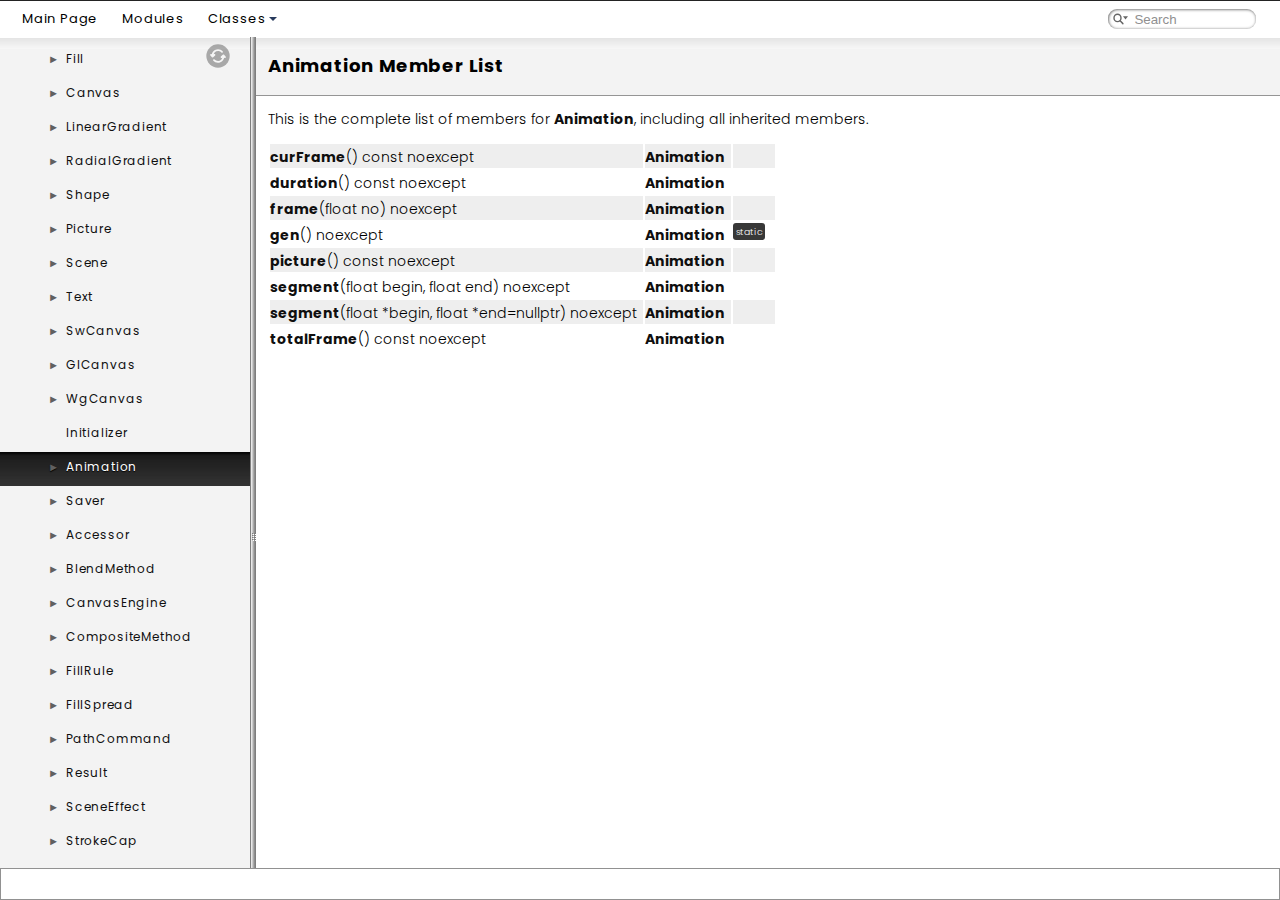
<file: api/doc/classtvg_1_1Animation-members.html>
<!DOCTYPE html PUBLIC "-//W3C//DTD XHTML 1.0 Transitional//EN" "https://www.w3.org/TR/xhtml1/DTD/xhtml1-transitional.dtd">
<html xmlns="http://www.w3.org/1999/xhtml">
<head>
<meta http-equiv="Content-Type" content="text/xhtml;charset=UTF-8"/>
<meta http-equiv="X-UA-Compatible" content="IE=9"/>
<meta name="generator" content="Doxygen 1.9.1"/>
<meta name="viewport" content="width=device-width, initial-scale=1"/>
<title>ThorVG: Member List</title>
<link href="tabs.css" rel="stylesheet" type="text/css"/>
<script type="text/javascript" src="jquery.js"></script>
<script type="text/javascript" src="dynsections.js"></script>
<link href="navtree.css" rel="stylesheet" type="text/css"/>
<script type="text/javascript" src="resize.js"></script>
<script type="text/javascript" src="navtreedata.js"></script>
<script type="text/javascript" src="navtree.js"></script>
<link href="search/search.css" rel="stylesheet" type="text/css"/>
<script type="text/javascript" src="search/searchdata.js"></script>
<script type="text/javascript" src="search/search.js"></script>
<link href="doxygen.css" rel="stylesheet" type="text/css" />
</head>
<body>
<div id="top"><!-- do not remove this div, it is closed by doxygen! -->
<div id="titlearea">
<table cellspacing="0" cellpadding="0">
 <tbody>
 <tr style="height: 56px;">
  <td id="projectlogo"><img alt="Logo" src="small_logo.png"/></td>
  <td id="projectalign" style="padding-left: 0.5em;">
   <div id="projectname">ThorVG
   &#160;<span id="projectnumber">v0.15</span>
   </div>
  </td>
 </tr>
 </tbody>
</table>
</div>
<!-- end header part -->
<!-- Generated by Doxygen 1.9.1 -->
<script type="text/javascript">
/* @license magnet:?xt=urn:btih:cf05388f2679ee054f2beb29a391d25f4e673ac3&amp;dn=gpl-2.0.txt GPL-v2 */
var searchBox = new SearchBox("searchBox", "search",false,'Search','.html');
/* @license-end */
</script>
<script type="text/javascript" src="menudata.js"></script>
<script type="text/javascript" src="menu.js"></script>
<script type="text/javascript">
/* @license magnet:?xt=urn:btih:cf05388f2679ee054f2beb29a391d25f4e673ac3&amp;dn=gpl-2.0.txt GPL-v2 */
$(function() {
  initMenu('',true,false,'search.php','Search');
  $(document).ready(function() { init_search(); });
});
/* @license-end */</script>
<div id="main-nav"></div>
</div><!-- top -->
<div id="side-nav" class="ui-resizable side-nav-resizable">
  <div id="nav-tree">
    <div id="nav-tree-contents">
      <div id="nav-sync" class="sync"></div>
    </div>
  </div>
  <div id="splitbar" style="-moz-user-select:none;" 
       class="ui-resizable-handle">
  </div>
</div>
<script type="text/javascript">
/* @license magnet:?xt=urn:btih:cf05388f2679ee054f2beb29a391d25f4e673ac3&amp;dn=gpl-2.0.txt GPL-v2 */
$(document).ready(function(){initNavTree('classtvg_1_1Animation.html',''); initResizable(); });
/* @license-end */
</script>
<div id="doc-content">
<!-- window showing the filter options -->
<div id="MSearchSelectWindow"
     onmouseover="return searchBox.OnSearchSelectShow()"
     onmouseout="return searchBox.OnSearchSelectHide()"
     onkeydown="return searchBox.OnSearchSelectKey(event)">
</div>

<!-- iframe showing the search results (closed by default) -->
<div id="MSearchResultsWindow">
<iframe src="javascript:void(0)" frameborder="0" 
        name="MSearchResults" id="MSearchResults">
</iframe>
</div>

<div class="header">
  <div class="headertitle">
<div class="title">Animation Member List</div>  </div>
</div><!--header-->
<div class="contents">

<p>This is the complete list of members for <a class="el" href="classtvg_1_1Animation.html">Animation</a>, including all inherited members.</p>
<table class="directory">
  <tr class="even"><td class="entry"><a class="el" href="classtvg_1_1Animation.html#a45585afc7e6dbab9fb2d5295b67c45ee">curFrame</a>() const noexcept</td><td class="entry"><a class="el" href="classtvg_1_1Animation.html">Animation</a></td><td class="entry"></td></tr>
  <tr><td class="entry"><a class="el" href="classtvg_1_1Animation.html#a90ab38b7a2cb72d6b9de4492ff3e6679">duration</a>() const noexcept</td><td class="entry"><a class="el" href="classtvg_1_1Animation.html">Animation</a></td><td class="entry"></td></tr>
  <tr class="even"><td class="entry"><a class="el" href="classtvg_1_1Animation.html#a974f03b024a8beed5c8bfe32b56ac2c9">frame</a>(float no) noexcept</td><td class="entry"><a class="el" href="classtvg_1_1Animation.html">Animation</a></td><td class="entry"></td></tr>
  <tr><td class="entry"><a class="el" href="classtvg_1_1Animation.html#a9f1d09061273b58fff49740abdeb1ddf">gen</a>() noexcept</td><td class="entry"><a class="el" href="classtvg_1_1Animation.html">Animation</a></td><td class="entry"><span class="mlabel">static</span></td></tr>
  <tr class="even"><td class="entry"><a class="el" href="classtvg_1_1Animation.html#a004ba625c58005c931b244fb2515624f">picture</a>() const noexcept</td><td class="entry"><a class="el" href="classtvg_1_1Animation.html">Animation</a></td><td class="entry"></td></tr>
  <tr><td class="entry"><a class="el" href="classtvg_1_1Animation.html#aa05e5a4df917f934ba9b6233d39b4051">segment</a>(float begin, float end) noexcept</td><td class="entry"><a class="el" href="classtvg_1_1Animation.html">Animation</a></td><td class="entry"></td></tr>
  <tr class="even"><td class="entry"><a class="el" href="classtvg_1_1Animation.html#aa972943b6a0d53d9868dcf70915ec0cb">segment</a>(float *begin, float *end=nullptr) noexcept</td><td class="entry"><a class="el" href="classtvg_1_1Animation.html">Animation</a></td><td class="entry"></td></tr>
  <tr><td class="entry"><a class="el" href="classtvg_1_1Animation.html#a624e4fdeebf70f286188685e769125f3">totalFrame</a>() const noexcept</td><td class="entry"><a class="el" href="classtvg_1_1Animation.html">Animation</a></td><td class="entry"></td></tr>
</table></div><!-- contents -->
</div><!-- doc-content -->
<!-- start footer part -->
<div id="nav-path" class="navpath"><!-- id is needed for treeview function! -->
  <ul>
    <li class="footer">Generated by <a href="https://www.doxygen.org/index.html"><img class="footer" src="doxygen.svg" width="104" height="31" alt="doxygen"/></a> 1.9.1 </li>
  </ul>
</div>
</body>
</html>
</file>
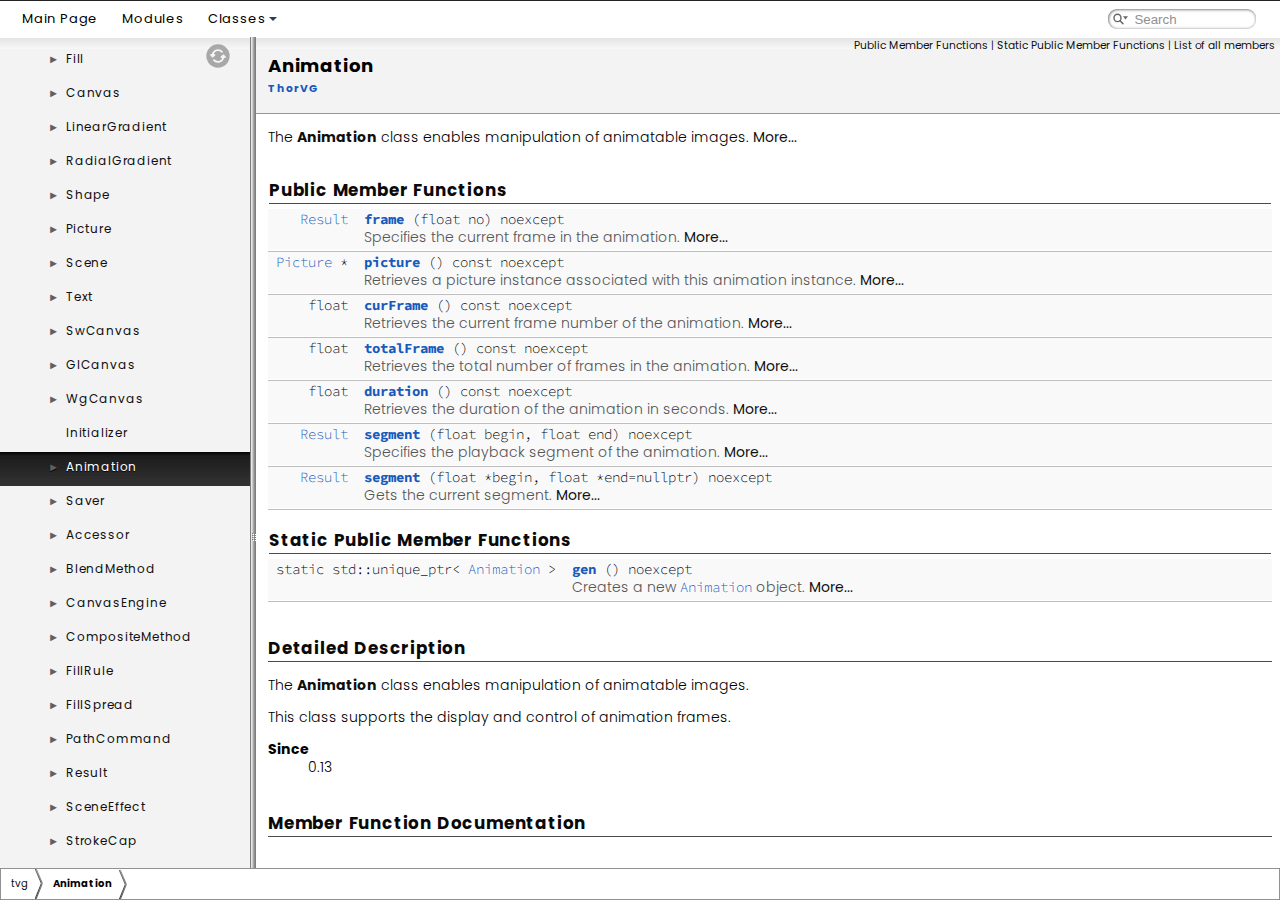
<file: api/doc/classtvg_1_1Animation.html>
<!DOCTYPE html PUBLIC "-//W3C//DTD XHTML 1.0 Transitional//EN" "https://www.w3.org/TR/xhtml1/DTD/xhtml1-transitional.dtd">
<html xmlns="http://www.w3.org/1999/xhtml">
<head>
<meta http-equiv="Content-Type" content="text/xhtml;charset=UTF-8"/>
<meta http-equiv="X-UA-Compatible" content="IE=9"/>
<meta name="generator" content="Doxygen 1.9.1"/>
<meta name="viewport" content="width=device-width, initial-scale=1"/>
<title>ThorVG: Animation</title>
<link href="tabs.css" rel="stylesheet" type="text/css"/>
<script type="text/javascript" src="jquery.js"></script>
<script type="text/javascript" src="dynsections.js"></script>
<link href="navtree.css" rel="stylesheet" type="text/css"/>
<script type="text/javascript" src="resize.js"></script>
<script type="text/javascript" src="navtreedata.js"></script>
<script type="text/javascript" src="navtree.js"></script>
<link href="search/search.css" rel="stylesheet" type="text/css"/>
<script type="text/javascript" src="search/searchdata.js"></script>
<script type="text/javascript" src="search/search.js"></script>
<link href="doxygen.css" rel="stylesheet" type="text/css" />
</head>
<body>
<div id="top"><!-- do not remove this div, it is closed by doxygen! -->
<div id="titlearea">
<table cellspacing="0" cellpadding="0">
 <tbody>
 <tr style="height: 56px;">
  <td id="projectlogo"><img alt="Logo" src="small_logo.png"/></td>
  <td id="projectalign" style="padding-left: 0.5em;">
   <div id="projectname">ThorVG
   &#160;<span id="projectnumber">v0.15</span>
   </div>
  </td>
 </tr>
 </tbody>
</table>
</div>
<!-- end header part -->
<!-- Generated by Doxygen 1.9.1 -->
<script type="text/javascript">
/* @license magnet:?xt=urn:btih:cf05388f2679ee054f2beb29a391d25f4e673ac3&amp;dn=gpl-2.0.txt GPL-v2 */
var searchBox = new SearchBox("searchBox", "search",false,'Search','.html');
/* @license-end */
</script>
<script type="text/javascript" src="menudata.js"></script>
<script type="text/javascript" src="menu.js"></script>
<script type="text/javascript">
/* @license magnet:?xt=urn:btih:cf05388f2679ee054f2beb29a391d25f4e673ac3&amp;dn=gpl-2.0.txt GPL-v2 */
$(function() {
  initMenu('',true,false,'search.php','Search');
  $(document).ready(function() { init_search(); });
});
/* @license-end */</script>
<div id="main-nav"></div>
</div><!-- top -->
<div id="side-nav" class="ui-resizable side-nav-resizable">
  <div id="nav-tree">
    <div id="nav-tree-contents">
      <div id="nav-sync" class="sync"></div>
    </div>
  </div>
  <div id="splitbar" style="-moz-user-select:none;" 
       class="ui-resizable-handle">
  </div>
</div>
<script type="text/javascript">
/* @license magnet:?xt=urn:btih:cf05388f2679ee054f2beb29a391d25f4e673ac3&amp;dn=gpl-2.0.txt GPL-v2 */
$(document).ready(function(){initNavTree('classtvg_1_1Animation.html',''); initResizable(); });
/* @license-end */
</script>
<div id="doc-content">
<!-- window showing the filter options -->
<div id="MSearchSelectWindow"
     onmouseover="return searchBox.OnSearchSelectShow()"
     onmouseout="return searchBox.OnSearchSelectHide()"
     onkeydown="return searchBox.OnSearchSelectKey(event)">
</div>

<!-- iframe showing the search results (closed by default) -->
<div id="MSearchResultsWindow">
<iframe src="javascript:void(0)" frameborder="0" 
        name="MSearchResults" id="MSearchResults">
</iframe>
</div>

<div class="header">
  <div class="summary">
<a href="#pub-methods">Public Member Functions</a> &#124;
<a href="#pub-static-methods">Static Public Member Functions</a> &#124;
<a href="classtvg_1_1Animation-members.html">List of all members</a>  </div>
  <div class="headertitle">
<div class="title">Animation<div class="ingroups"><a class="el" href="group__ThorVG.html">ThorVG</a></div></div>  </div>
</div><!--header-->
<div class="contents">

<p>The <a class="el" href="classtvg_1_1Animation.html" title="The Animation class enables manipulation of animatable images.">Animation</a> class enables manipulation of animatable images.  
 <a href="classtvg_1_1Animation.html#details">More...</a></p>
<table class="memberdecls">
<tr class="heading"><td colspan="2"><h2 class="groupheader"><a name="pub-methods"></a>
Public Member Functions</h2></td></tr>
<tr class="memitem:a974f03b024a8beed5c8bfe32b56ac2c9"><td class="memItemLeft" align="right" valign="top"><a class="el" href="group__ThorVG.html#ga28287671eaf7406afd604bd055ba4066">Result</a>&#160;</td><td class="memItemRight" valign="bottom"><a class="el" href="classtvg_1_1Animation.html#a974f03b024a8beed5c8bfe32b56ac2c9">frame</a> (float no) noexcept</td></tr>
<tr class="memdesc:a974f03b024a8beed5c8bfe32b56ac2c9"><td class="mdescLeft">&#160;</td><td class="mdescRight">Specifies the current frame in the animation.  <a href="classtvg_1_1Animation.html#a974f03b024a8beed5c8bfe32b56ac2c9">More...</a><br /></td></tr>
<tr class="separator:a974f03b024a8beed5c8bfe32b56ac2c9"><td class="memSeparator" colspan="2">&#160;</td></tr>
<tr class="memitem:a004ba625c58005c931b244fb2515624f"><td class="memItemLeft" align="right" valign="top"><a class="el" href="classtvg_1_1Picture.html">Picture</a> *&#160;</td><td class="memItemRight" valign="bottom"><a class="el" href="classtvg_1_1Animation.html#a004ba625c58005c931b244fb2515624f">picture</a> () const noexcept</td></tr>
<tr class="memdesc:a004ba625c58005c931b244fb2515624f"><td class="mdescLeft">&#160;</td><td class="mdescRight">Retrieves a picture instance associated with this animation instance.  <a href="classtvg_1_1Animation.html#a004ba625c58005c931b244fb2515624f">More...</a><br /></td></tr>
<tr class="separator:a004ba625c58005c931b244fb2515624f"><td class="memSeparator" colspan="2">&#160;</td></tr>
<tr class="memitem:a45585afc7e6dbab9fb2d5295b67c45ee"><td class="memItemLeft" align="right" valign="top">float&#160;</td><td class="memItemRight" valign="bottom"><a class="el" href="classtvg_1_1Animation.html#a45585afc7e6dbab9fb2d5295b67c45ee">curFrame</a> () const noexcept</td></tr>
<tr class="memdesc:a45585afc7e6dbab9fb2d5295b67c45ee"><td class="mdescLeft">&#160;</td><td class="mdescRight">Retrieves the current frame number of the animation.  <a href="classtvg_1_1Animation.html#a45585afc7e6dbab9fb2d5295b67c45ee">More...</a><br /></td></tr>
<tr class="separator:a45585afc7e6dbab9fb2d5295b67c45ee"><td class="memSeparator" colspan="2">&#160;</td></tr>
<tr class="memitem:a624e4fdeebf70f286188685e769125f3"><td class="memItemLeft" align="right" valign="top">float&#160;</td><td class="memItemRight" valign="bottom"><a class="el" href="classtvg_1_1Animation.html#a624e4fdeebf70f286188685e769125f3">totalFrame</a> () const noexcept</td></tr>
<tr class="memdesc:a624e4fdeebf70f286188685e769125f3"><td class="mdescLeft">&#160;</td><td class="mdescRight">Retrieves the total number of frames in the animation.  <a href="classtvg_1_1Animation.html#a624e4fdeebf70f286188685e769125f3">More...</a><br /></td></tr>
<tr class="separator:a624e4fdeebf70f286188685e769125f3"><td class="memSeparator" colspan="2">&#160;</td></tr>
<tr class="memitem:a90ab38b7a2cb72d6b9de4492ff3e6679"><td class="memItemLeft" align="right" valign="top">float&#160;</td><td class="memItemRight" valign="bottom"><a class="el" href="classtvg_1_1Animation.html#a90ab38b7a2cb72d6b9de4492ff3e6679">duration</a> () const noexcept</td></tr>
<tr class="memdesc:a90ab38b7a2cb72d6b9de4492ff3e6679"><td class="mdescLeft">&#160;</td><td class="mdescRight">Retrieves the duration of the animation in seconds.  <a href="classtvg_1_1Animation.html#a90ab38b7a2cb72d6b9de4492ff3e6679">More...</a><br /></td></tr>
<tr class="separator:a90ab38b7a2cb72d6b9de4492ff3e6679"><td class="memSeparator" colspan="2">&#160;</td></tr>
<tr class="memitem:aa05e5a4df917f934ba9b6233d39b4051"><td class="memItemLeft" align="right" valign="top"><a class="el" href="group__ThorVG.html#ga28287671eaf7406afd604bd055ba4066">Result</a>&#160;</td><td class="memItemRight" valign="bottom"><a class="el" href="classtvg_1_1Animation.html#aa05e5a4df917f934ba9b6233d39b4051">segment</a> (float begin, float end) noexcept</td></tr>
<tr class="memdesc:aa05e5a4df917f934ba9b6233d39b4051"><td class="mdescLeft">&#160;</td><td class="mdescRight">Specifies the playback segment of the animation.  <a href="classtvg_1_1Animation.html#aa05e5a4df917f934ba9b6233d39b4051">More...</a><br /></td></tr>
<tr class="separator:aa05e5a4df917f934ba9b6233d39b4051"><td class="memSeparator" colspan="2">&#160;</td></tr>
<tr class="memitem:aa972943b6a0d53d9868dcf70915ec0cb"><td class="memItemLeft" align="right" valign="top"><a class="el" href="group__ThorVG.html#ga28287671eaf7406afd604bd055ba4066">Result</a>&#160;</td><td class="memItemRight" valign="bottom"><a class="el" href="classtvg_1_1Animation.html#aa972943b6a0d53d9868dcf70915ec0cb">segment</a> (float *begin, float *end=nullptr) noexcept</td></tr>
<tr class="memdesc:aa972943b6a0d53d9868dcf70915ec0cb"><td class="mdescLeft">&#160;</td><td class="mdescRight">Gets the current segment.  <a href="classtvg_1_1Animation.html#aa972943b6a0d53d9868dcf70915ec0cb">More...</a><br /></td></tr>
<tr class="separator:aa972943b6a0d53d9868dcf70915ec0cb"><td class="memSeparator" colspan="2">&#160;</td></tr>
</table><table class="memberdecls">
<tr class="heading"><td colspan="2"><h2 class="groupheader"><a name="pub-static-methods"></a>
Static Public Member Functions</h2></td></tr>
<tr class="memitem:a9f1d09061273b58fff49740abdeb1ddf"><td class="memItemLeft" align="right" valign="top">static std::unique_ptr&lt; <a class="el" href="classtvg_1_1Animation.html">Animation</a> &gt;&#160;</td><td class="memItemRight" valign="bottom"><a class="el" href="classtvg_1_1Animation.html#a9f1d09061273b58fff49740abdeb1ddf">gen</a> () noexcept</td></tr>
<tr class="memdesc:a9f1d09061273b58fff49740abdeb1ddf"><td class="mdescLeft">&#160;</td><td class="mdescRight">Creates a new <a class="el" href="classtvg_1_1Animation.html" title="The Animation class enables manipulation of animatable images.">Animation</a> object.  <a href="classtvg_1_1Animation.html#a9f1d09061273b58fff49740abdeb1ddf">More...</a><br /></td></tr>
<tr class="separator:a9f1d09061273b58fff49740abdeb1ddf"><td class="memSeparator" colspan="2">&#160;</td></tr>
</table>
<a name="details" id="details"></a><h2 class="groupheader">Detailed Description</h2>
<div class="textblock"><p>The <a class="el" href="classtvg_1_1Animation.html" title="The Animation class enables manipulation of animatable images.">Animation</a> class enables manipulation of animatable images. </p>
<p>This class supports the display and control of animation frames.</p>
<dl class="section since"><dt>Since</dt><dd>0.13 </dd></dl>
</div><h2 class="groupheader">Member Function Documentation</h2>
<a id="a45585afc7e6dbab9fb2d5295b67c45ee"></a>
<h2 class="memtitle"><span class="permalink"><a href="#a45585afc7e6dbab9fb2d5295b67c45ee">&#9670;&nbsp;</a></span>curFrame()</h2>

<div class="memitem">
<div class="memproto">
<table class="mlabels">
  <tr>
  <td class="mlabels-left">
      <table class="memname">
        <tr>
          <td class="memname">float curFrame </td>
          <td>(</td>
          <td class="paramname"></td><td>)</td>
          <td> const</td>
        </tr>
      </table>
  </td>
  <td class="mlabels-right">
<span class="mlabels"><span class="mlabel">noexcept</span></span>  </td>
  </tr>
</table>
</div><div class="memdoc">

<p>Retrieves the current frame number of the animation. </p>
<dl class="section return"><dt>Returns</dt><dd>The current frame number of the animation, between 0 and <a class="el" href="classtvg_1_1Animation.html#a624e4fdeebf70f286188685e769125f3" title="Retrieves the total number of frames in the animation.">totalFrame()</a> - 1.</dd></dl>
<dl class="section note"><dt>Note</dt><dd>If the <a class="el" href="classtvg_1_1Picture.html" title="A class representing an image read in one of the supported formats: raw, svg, png,...">Picture</a> is not properly configured, this function will return 0.</dd></dl>
<dl class="section see"><dt>See also</dt><dd><a class="el" href="classtvg_1_1Animation.html#a974f03b024a8beed5c8bfe32b56ac2c9" title="Specifies the current frame in the animation.">Animation::frame(float no)</a> </dd>
<dd>
<a class="el" href="classtvg_1_1Animation.html#a624e4fdeebf70f286188685e769125f3" title="Retrieves the total number of frames in the animation.">Animation::totalFrame()</a> </dd></dl>

</div>
</div>
<a id="a90ab38b7a2cb72d6b9de4492ff3e6679"></a>
<h2 class="memtitle"><span class="permalink"><a href="#a90ab38b7a2cb72d6b9de4492ff3e6679">&#9670;&nbsp;</a></span>duration()</h2>

<div class="memitem">
<div class="memproto">
<table class="mlabels">
  <tr>
  <td class="mlabels-left">
      <table class="memname">
        <tr>
          <td class="memname">float duration </td>
          <td>(</td>
          <td class="paramname"></td><td>)</td>
          <td> const</td>
        </tr>
      </table>
  </td>
  <td class="mlabels-right">
<span class="mlabels"><span class="mlabel">noexcept</span></span>  </td>
  </tr>
</table>
</div><div class="memdoc">

<p>Retrieves the duration of the animation in seconds. </p>
<dl class="section return"><dt>Returns</dt><dd>The duration of the animation in seconds.</dd></dl>
<dl class="section note"><dt>Note</dt><dd>If the <a class="el" href="classtvg_1_1Picture.html" title="A class representing an image read in one of the supported formats: raw, svg, png,...">Picture</a> is not properly configured, this function will return 0. </dd></dl>

</div>
</div>
<a id="a974f03b024a8beed5c8bfe32b56ac2c9"></a>
<h2 class="memtitle"><span class="permalink"><a href="#a974f03b024a8beed5c8bfe32b56ac2c9">&#9670;&nbsp;</a></span>frame()</h2>

<div class="memitem">
<div class="memproto">
<table class="mlabels">
  <tr>
  <td class="mlabels-left">
      <table class="memname">
        <tr>
          <td class="memname"><a class="el" href="group__ThorVG.html#ga28287671eaf7406afd604bd055ba4066">Result</a> frame </td>
          <td>(</td>
          <td class="paramtype">float&#160;</td>
          <td class="paramname"><em>no</em></td><td>)</td>
          <td></td>
        </tr>
      </table>
  </td>
  <td class="mlabels-right">
<span class="mlabels"><span class="mlabel">noexcept</span></span>  </td>
  </tr>
</table>
</div><div class="memdoc">

<p>Specifies the current frame in the animation. </p>
<dl class="params"><dt>Parameters</dt><dd>
  <table class="params">
    <tr><td class="paramdir">[in]</td><td class="paramname">no</td><td>The index of the animation frame to be displayed. The index should be less than the <a class="el" href="classtvg_1_1Animation.html#a624e4fdeebf70f286188685e769125f3" title="Retrieves the total number of frames in the animation.">totalFrame()</a>.</td></tr>
  </table>
  </dd>
</dl>
<dl class="retval"><dt>Return values</dt><dd>
  <table class="retval">
    <tr><td class="paramname"><a class="el" href="group__ThorVG.html#gga28287671eaf7406afd604bd055ba4066a119732ff568bf103d744e930ae2404f1" title="The value returned in case the request cannot be processed - e.g. asking for properties of an object,...">Result::InsufficientCondition</a></td><td>if the given <code>no</code> is the same as the current frame value. </td></tr>
    <tr><td class="paramname"><a class="el" href="group__ThorVG.html#gga28287671eaf7406afd604bd055ba4066aa0cfd518e4385f31d38720579321ed29" title="The value returned in case of choosing unsupported engine features(options).">Result::NonSupport</a></td><td>The current <a class="el" href="classtvg_1_1Picture.html" title="A class representing an image read in one of the supported formats: raw, svg, png,...">Picture</a> data does not support animations.</td></tr>
  </table>
  </dd>
</dl>
<dl class="section note"><dt>Note</dt><dd>For efficiency, ThorVG ignores updates to the new frame value if the difference from the current frame value is less than 0.001. In such cases, it returns <code><a class="el" href="group__ThorVG.html#gga28287671eaf7406afd604bd055ba4066a119732ff568bf103d744e930ae2404f1" title="The value returned in case the request cannot be processed - e.g. asking for properties of an object,...">Result::InsufficientCondition</a></code>. Values less than 0.001 may be disregarded and may not be accurately retained by the <a class="el" href="classtvg_1_1Animation.html" title="The Animation class enables manipulation of animatable images.">Animation</a>.</dd></dl>
<dl class="section see"><dt>See also</dt><dd><a class="el" href="classtvg_1_1Animation.html#a624e4fdeebf70f286188685e769125f3" title="Retrieves the total number of frames in the animation.">totalFrame()</a> </dd></dl>

</div>
</div>
<a id="a9f1d09061273b58fff49740abdeb1ddf"></a>
<h2 class="memtitle"><span class="permalink"><a href="#a9f1d09061273b58fff49740abdeb1ddf">&#9670;&nbsp;</a></span>gen()</h2>

<div class="memitem">
<div class="memproto">
<table class="mlabels">
  <tr>
  <td class="mlabels-left">
      <table class="memname">
        <tr>
          <td class="memname">static std::unique_ptr&lt;<a class="el" href="classtvg_1_1Animation.html">Animation</a>&gt; gen </td>
          <td>(</td>
          <td class="paramname"></td><td>)</td>
          <td></td>
        </tr>
      </table>
  </td>
  <td class="mlabels-right">
<span class="mlabels"><span class="mlabel">static</span><span class="mlabel">noexcept</span></span>  </td>
  </tr>
</table>
</div><div class="memdoc">

<p>Creates a new <a class="el" href="classtvg_1_1Animation.html" title="The Animation class enables manipulation of animatable images.">Animation</a> object. </p>
<dl class="section return"><dt>Returns</dt><dd>A new <a class="el" href="classtvg_1_1Animation.html" title="The Animation class enables manipulation of animatable images.">Animation</a> object. </dd></dl>

</div>
</div>
<a id="a004ba625c58005c931b244fb2515624f"></a>
<h2 class="memtitle"><span class="permalink"><a href="#a004ba625c58005c931b244fb2515624f">&#9670;&nbsp;</a></span>picture()</h2>

<div class="memitem">
<div class="memproto">
<table class="mlabels">
  <tr>
  <td class="mlabels-left">
      <table class="memname">
        <tr>
          <td class="memname"><a class="el" href="classtvg_1_1Picture.html">Picture</a>* picture </td>
          <td>(</td>
          <td class="paramname"></td><td>)</td>
          <td> const</td>
        </tr>
      </table>
  </td>
  <td class="mlabels-right">
<span class="mlabels"><span class="mlabel">noexcept</span></span>  </td>
  </tr>
</table>
</div><div class="memdoc">

<p>Retrieves a picture instance associated with this animation instance. </p>
<p>This function provides access to the picture instance that can be used to load animation formats, such as Lottie(json). After setting up the picture, it can be pushed to the designated canvas, enabling control over animation frames with this <a class="el" href="classtvg_1_1Animation.html" title="The Animation class enables manipulation of animatable images.">Animation</a> instance.</p>
<dl class="section return"><dt>Returns</dt><dd>A picture instance that is tied to this animation.</dd></dl>
<dl class="section warning"><dt>Warning</dt><dd>The picture instance is owned by <a class="el" href="classtvg_1_1Animation.html" title="The Animation class enables manipulation of animatable images.">Animation</a>. It should not be deleted manually. </dd></dl>

</div>
</div>
<a id="aa972943b6a0d53d9868dcf70915ec0cb"></a>
<h2 class="memtitle"><span class="permalink"><a href="#aa972943b6a0d53d9868dcf70915ec0cb">&#9670;&nbsp;</a></span>segment() <span class="overload">[1/2]</span></h2>

<div class="memitem">
<div class="memproto">
<table class="mlabels">
  <tr>
  <td class="mlabels-left">
      <table class="memname">
        <tr>
          <td class="memname"><a class="el" href="group__ThorVG.html#ga28287671eaf7406afd604bd055ba4066">Result</a> segment </td>
          <td>(</td>
          <td class="paramtype">float *&#160;</td>
          <td class="paramname"><em>begin</em>, </td>
        </tr>
        <tr>
          <td class="paramkey"></td>
          <td></td>
          <td class="paramtype">float *&#160;</td>
          <td class="paramname"><em>end</em> = <code>nullptr</code>&#160;</td>
        </tr>
        <tr>
          <td></td>
          <td>)</td>
          <td></td><td></td>
        </tr>
      </table>
  </td>
  <td class="mlabels-right">
<span class="mlabels"><span class="mlabel">noexcept</span></span>  </td>
  </tr>
</table>
</div><div class="memdoc">

<p>Gets the current segment. </p>
<dl class="params"><dt>Parameters</dt><dd>
  <table class="params">
    <tr><td class="paramdir">[out]</td><td class="paramname">begin</td><td>segment start. </td></tr>
    <tr><td class="paramdir">[out]</td><td class="paramname">end</td><td>segment end.</td></tr>
  </table>
  </dd>
</dl>
<dl class="retval"><dt>Return values</dt><dd>
  <table class="retval">
    <tr><td class="paramname"><a class="el" href="group__ThorVG.html#gga28287671eaf7406afd604bd055ba4066a119732ff568bf103d744e930ae2404f1" title="The value returned in case the request cannot be processed - e.g. asking for properties of an object,...">Result::InsufficientCondition</a></td><td>In case the animation is not loaded. </td></tr>
    <tr><td class="paramname"><a class="el" href="group__ThorVG.html#gga28287671eaf7406afd604bd055ba4066aa0cfd518e4385f31d38720579321ed29" title="The value returned in case of choosing unsupported engine features(options).">Result::NonSupport</a></td><td>When it's not animatable.</td></tr>
  </table>
  </dd>
</dl>
<dl class="section note"><dt>Note</dt><dd>Experimental API </dd></dl>

</div>
</div>
<a id="aa05e5a4df917f934ba9b6233d39b4051"></a>
<h2 class="memtitle"><span class="permalink"><a href="#aa05e5a4df917f934ba9b6233d39b4051">&#9670;&nbsp;</a></span>segment() <span class="overload">[2/2]</span></h2>

<div class="memitem">
<div class="memproto">
<table class="mlabels">
  <tr>
  <td class="mlabels-left">
      <table class="memname">
        <tr>
          <td class="memname"><a class="el" href="group__ThorVG.html#ga28287671eaf7406afd604bd055ba4066">Result</a> segment </td>
          <td>(</td>
          <td class="paramtype">float&#160;</td>
          <td class="paramname"><em>begin</em>, </td>
        </tr>
        <tr>
          <td class="paramkey"></td>
          <td></td>
          <td class="paramtype">float&#160;</td>
          <td class="paramname"><em>end</em>&#160;</td>
        </tr>
        <tr>
          <td></td>
          <td>)</td>
          <td></td><td></td>
        </tr>
      </table>
  </td>
  <td class="mlabels-right">
<span class="mlabels"><span class="mlabel">noexcept</span></span>  </td>
  </tr>
</table>
</div><div class="memdoc">

<p>Specifies the playback segment of the animation. </p>
<p>The set segment is designated as the play area of the animation. This is useful for playing a specific segment within the entire animation. After setting, the number of animation frames and the playback time are calculated by mapping the playback segment as the entire range.</p>
<dl class="params"><dt>Parameters</dt><dd>
  <table class="params">
    <tr><td class="paramdir">[in]</td><td class="paramname">begin</td><td>segment start. </td></tr>
    <tr><td class="paramdir">[in]</td><td class="paramname">end</td><td>segment end.</td></tr>
  </table>
  </dd>
</dl>
<dl class="retval"><dt>Return values</dt><dd>
  <table class="retval">
    <tr><td class="paramname"><a class="el" href="group__ThorVG.html#gga28287671eaf7406afd604bd055ba4066a119732ff568bf103d744e930ae2404f1" title="The value returned in case the request cannot be processed - e.g. asking for properties of an object,...">Result::InsufficientCondition</a></td><td>In case the animation is not loaded. </td></tr>
    <tr><td class="paramname"><a class="el" href="group__ThorVG.html#gga28287671eaf7406afd604bd055ba4066aa0cfd518e4385f31d38720579321ed29" title="The value returned in case of choosing unsupported engine features(options).">Result::NonSupport</a></td><td>When it's not animatable.</td></tr>
  </table>
  </dd>
</dl>
<dl class="section note"><dt>Note</dt><dd><a class="el" href="classtvg_1_1Animation.html" title="The Animation class enables manipulation of animatable images.">Animation</a> allows a range from 0.0 to 1.0. <code>end</code> should not be higher than <code>begin</code>. </dd>
<dd>
If a marker has been specified, its range will be disregarded. </dd></dl>
<dl class="section see"><dt>See also</dt><dd>LottieAnimation::segment(const char* marker)</dd></dl>
<dl class="section note"><dt>Note</dt><dd>Experimental API </dd></dl>

</div>
</div>
<a id="a624e4fdeebf70f286188685e769125f3"></a>
<h2 class="memtitle"><span class="permalink"><a href="#a624e4fdeebf70f286188685e769125f3">&#9670;&nbsp;</a></span>totalFrame()</h2>

<div class="memitem">
<div class="memproto">
<table class="mlabels">
  <tr>
  <td class="mlabels-left">
      <table class="memname">
        <tr>
          <td class="memname">float totalFrame </td>
          <td>(</td>
          <td class="paramname"></td><td>)</td>
          <td> const</td>
        </tr>
      </table>
  </td>
  <td class="mlabels-right">
<span class="mlabels"><span class="mlabel">noexcept</span></span>  </td>
  </tr>
</table>
</div><div class="memdoc">

<p>Retrieves the total number of frames in the animation. </p>
<dl class="section return"><dt>Returns</dt><dd>The total number of frames in the animation.</dd></dl>
<dl class="section note"><dt>Note</dt><dd>Frame numbering starts from 0. </dd>
<dd>
If the <a class="el" href="classtvg_1_1Picture.html" title="A class representing an image read in one of the supported formats: raw, svg, png,...">Picture</a> is not properly configured, this function will return 0. </dd></dl>

</div>
</div>
</div><!-- contents -->
</div><!-- doc-content -->
<!-- start footer part -->
<div id="nav-path" class="navpath"><!-- id is needed for treeview function! -->
  <ul>
    <li class="navelem"><b>tvg</b></li><li class="navelem"><a class="el" href="classtvg_1_1Animation.html">Animation</a></li>
    <li class="footer">Generated by <a href="https://www.doxygen.org/index.html"><img class="footer" src="doxygen.svg" width="104" height="31" alt="doxygen"/></a> 1.9.1 </li>
  </ul>
</div>
</body>
</html>
</file>
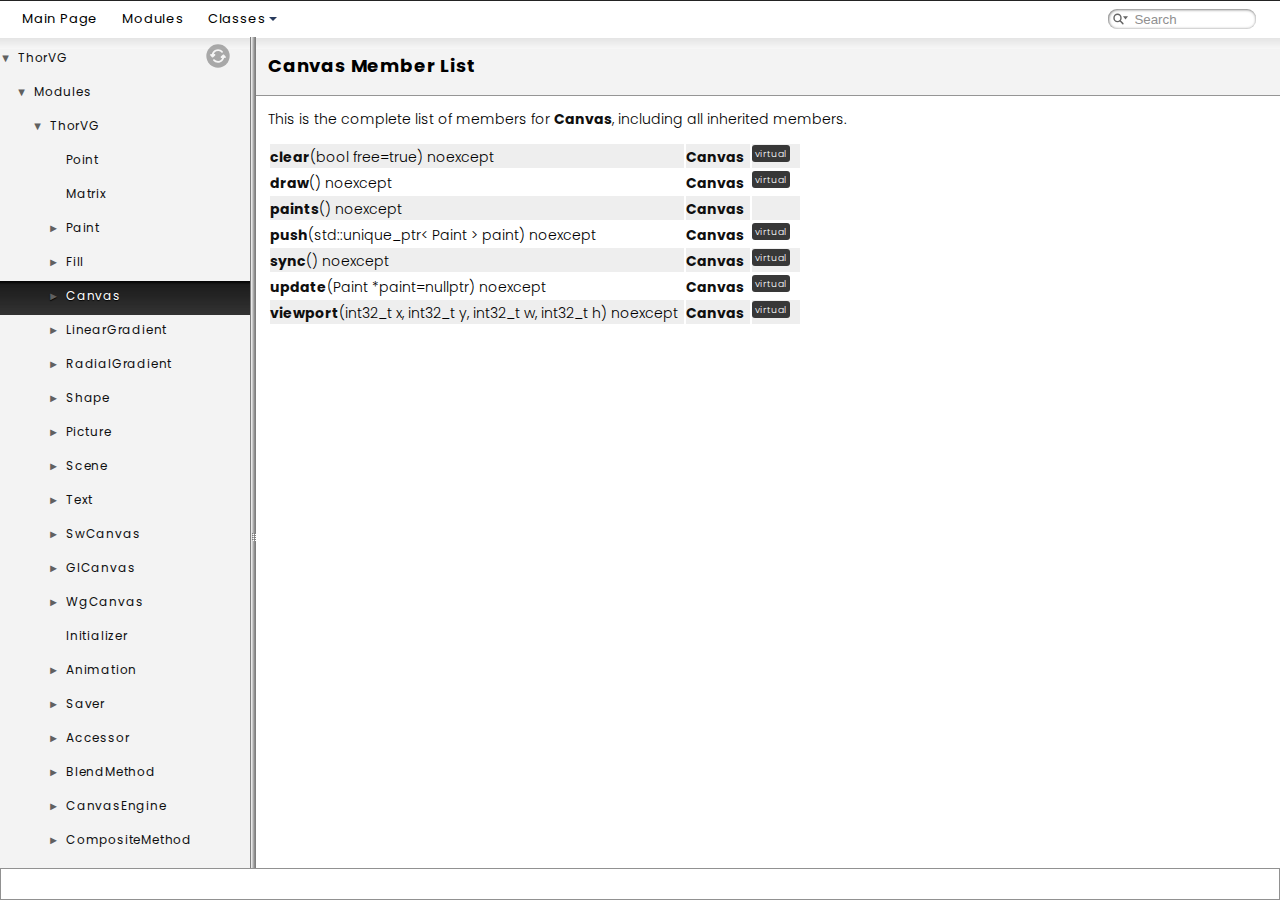
<file: api/doc/classtvg_1_1Canvas-members.html>
<!DOCTYPE html PUBLIC "-//W3C//DTD XHTML 1.0 Transitional//EN" "https://www.w3.org/TR/xhtml1/DTD/xhtml1-transitional.dtd">
<html xmlns="http://www.w3.org/1999/xhtml">
<head>
<meta http-equiv="Content-Type" content="text/xhtml;charset=UTF-8"/>
<meta http-equiv="X-UA-Compatible" content="IE=9"/>
<meta name="generator" content="Doxygen 1.9.1"/>
<meta name="viewport" content="width=device-width, initial-scale=1"/>
<title>ThorVG: Member List</title>
<link href="tabs.css" rel="stylesheet" type="text/css"/>
<script type="text/javascript" src="jquery.js"></script>
<script type="text/javascript" src="dynsections.js"></script>
<link href="navtree.css" rel="stylesheet" type="text/css"/>
<script type="text/javascript" src="resize.js"></script>
<script type="text/javascript" src="navtreedata.js"></script>
<script type="text/javascript" src="navtree.js"></script>
<link href="search/search.css" rel="stylesheet" type="text/css"/>
<script type="text/javascript" src="search/searchdata.js"></script>
<script type="text/javascript" src="search/search.js"></script>
<link href="doxygen.css" rel="stylesheet" type="text/css" />
</head>
<body>
<div id="top"><!-- do not remove this div, it is closed by doxygen! -->
<div id="titlearea">
<table cellspacing="0" cellpadding="0">
 <tbody>
 <tr style="height: 56px;">
  <td id="projectlogo"><img alt="Logo" src="small_logo.png"/></td>
  <td id="projectalign" style="padding-left: 0.5em;">
   <div id="projectname">ThorVG
   &#160;<span id="projectnumber">v0.15</span>
   </div>
  </td>
 </tr>
 </tbody>
</table>
</div>
<!-- end header part -->
<!-- Generated by Doxygen 1.9.1 -->
<script type="text/javascript">
/* @license magnet:?xt=urn:btih:cf05388f2679ee054f2beb29a391d25f4e673ac3&amp;dn=gpl-2.0.txt GPL-v2 */
var searchBox = new SearchBox("searchBox", "search",false,'Search','.html');
/* @license-end */
</script>
<script type="text/javascript" src="menudata.js"></script>
<script type="text/javascript" src="menu.js"></script>
<script type="text/javascript">
/* @license magnet:?xt=urn:btih:cf05388f2679ee054f2beb29a391d25f4e673ac3&amp;dn=gpl-2.0.txt GPL-v2 */
$(function() {
  initMenu('',true,false,'search.php','Search');
  $(document).ready(function() { init_search(); });
});
/* @license-end */</script>
<div id="main-nav"></div>
</div><!-- top -->
<div id="side-nav" class="ui-resizable side-nav-resizable">
  <div id="nav-tree">
    <div id="nav-tree-contents">
      <div id="nav-sync" class="sync"></div>
    </div>
  </div>
  <div id="splitbar" style="-moz-user-select:none;" 
       class="ui-resizable-handle">
  </div>
</div>
<script type="text/javascript">
/* @license magnet:?xt=urn:btih:cf05388f2679ee054f2beb29a391d25f4e673ac3&amp;dn=gpl-2.0.txt GPL-v2 */
$(document).ready(function(){initNavTree('classtvg_1_1Canvas.html',''); initResizable(); });
/* @license-end */
</script>
<div id="doc-content">
<!-- window showing the filter options -->
<div id="MSearchSelectWindow"
     onmouseover="return searchBox.OnSearchSelectShow()"
     onmouseout="return searchBox.OnSearchSelectHide()"
     onkeydown="return searchBox.OnSearchSelectKey(event)">
</div>

<!-- iframe showing the search results (closed by default) -->
<div id="MSearchResultsWindow">
<iframe src="javascript:void(0)" frameborder="0" 
        name="MSearchResults" id="MSearchResults">
</iframe>
</div>

<div class="header">
  <div class="headertitle">
<div class="title">Canvas Member List</div>  </div>
</div><!--header-->
<div class="contents">

<p>This is the complete list of members for <a class="el" href="classtvg_1_1Canvas.html">Canvas</a>, including all inherited members.</p>
<table class="directory">
  <tr class="even"><td class="entry"><a class="el" href="classtvg_1_1Canvas.html#a99cdb01cd893f4199b521b754d21aefd">clear</a>(bool free=true) noexcept</td><td class="entry"><a class="el" href="classtvg_1_1Canvas.html">Canvas</a></td><td class="entry"><span class="mlabel">virtual</span></td></tr>
  <tr><td class="entry"><a class="el" href="classtvg_1_1Canvas.html#aabf9e5a14da3b4bfd5883c2b4459abd0">draw</a>() noexcept</td><td class="entry"><a class="el" href="classtvg_1_1Canvas.html">Canvas</a></td><td class="entry"><span class="mlabel">virtual</span></td></tr>
  <tr class="even"><td class="entry"><a class="el" href="classtvg_1_1Canvas.html#ace6c268f853a4c144076de89b7bbbe75">paints</a>() noexcept</td><td class="entry"><a class="el" href="classtvg_1_1Canvas.html">Canvas</a></td><td class="entry"></td></tr>
  <tr><td class="entry"><a class="el" href="classtvg_1_1Canvas.html#a82c5ec1c1ba93cf7671642400074201e">push</a>(std::unique_ptr&lt; Paint &gt; paint) noexcept</td><td class="entry"><a class="el" href="classtvg_1_1Canvas.html">Canvas</a></td><td class="entry"><span class="mlabel">virtual</span></td></tr>
  <tr class="even"><td class="entry"><a class="el" href="classtvg_1_1Canvas.html#adbca600af79f9a0b8e8366e3be7450e9">sync</a>() noexcept</td><td class="entry"><a class="el" href="classtvg_1_1Canvas.html">Canvas</a></td><td class="entry"><span class="mlabel">virtual</span></td></tr>
  <tr><td class="entry"><a class="el" href="classtvg_1_1Canvas.html#a89ac8a85a8c22723af9fb07c098472b3">update</a>(Paint *paint=nullptr) noexcept</td><td class="entry"><a class="el" href="classtvg_1_1Canvas.html">Canvas</a></td><td class="entry"><span class="mlabel">virtual</span></td></tr>
  <tr class="even"><td class="entry"><a class="el" href="classtvg_1_1Canvas.html#a2172bfc1790cee5dedd9cda7a2caf64e">viewport</a>(int32_t x, int32_t y, int32_t w, int32_t h) noexcept</td><td class="entry"><a class="el" href="classtvg_1_1Canvas.html">Canvas</a></td><td class="entry"><span class="mlabel">virtual</span></td></tr>
</table></div><!-- contents -->
</div><!-- doc-content -->
<!-- start footer part -->
<div id="nav-path" class="navpath"><!-- id is needed for treeview function! -->
  <ul>
    <li class="footer">Generated by <a href="https://www.doxygen.org/index.html"><img class="footer" src="doxygen.svg" width="104" height="31" alt="doxygen"/></a> 1.9.1 </li>
  </ul>
</div>
</body>
</html>
</file>
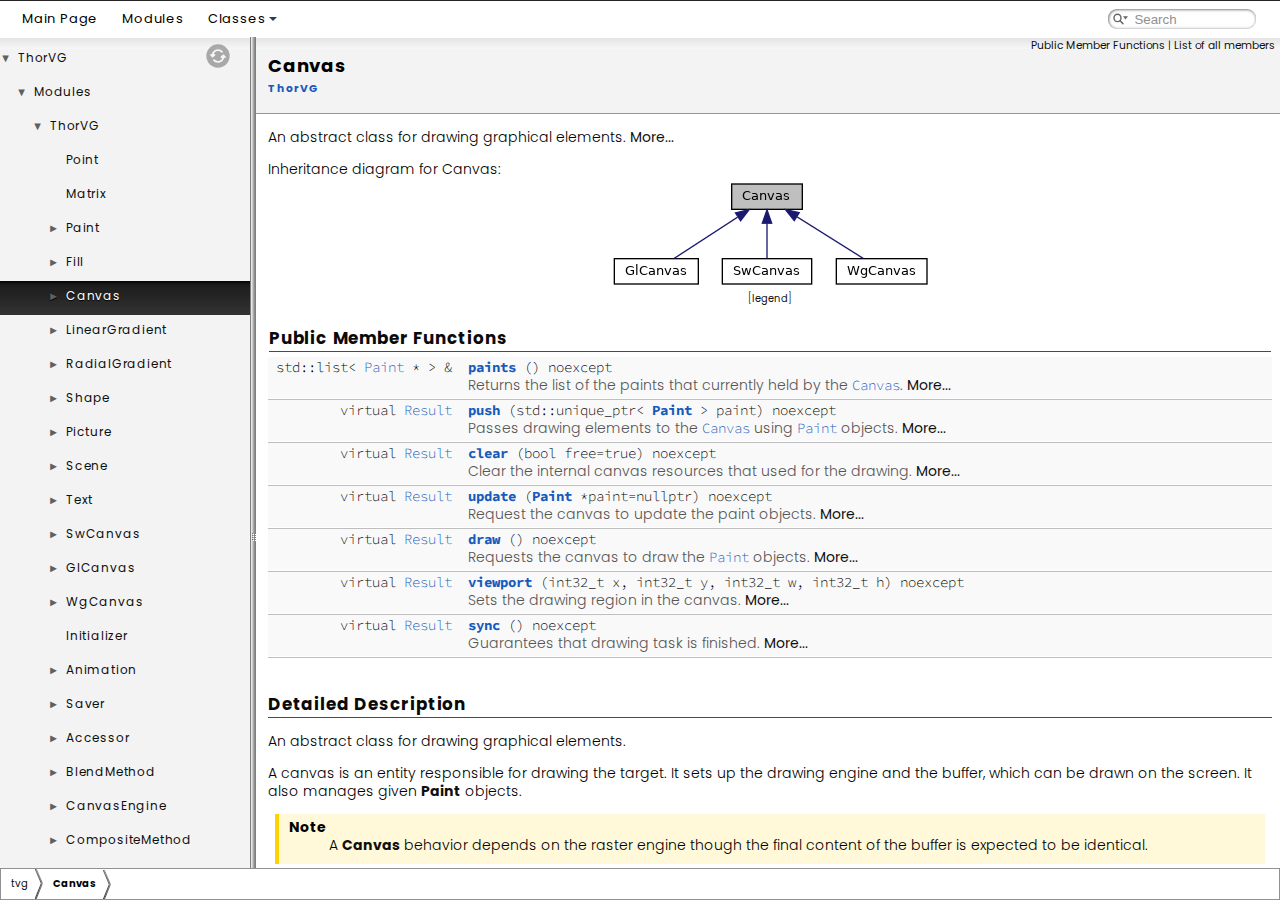
<file: api/doc/classtvg_1_1Canvas.html>
<!DOCTYPE html PUBLIC "-//W3C//DTD XHTML 1.0 Transitional//EN" "https://www.w3.org/TR/xhtml1/DTD/xhtml1-transitional.dtd">
<html xmlns="http://www.w3.org/1999/xhtml">
<head>
<meta http-equiv="Content-Type" content="text/xhtml;charset=UTF-8"/>
<meta http-equiv="X-UA-Compatible" content="IE=9"/>
<meta name="generator" content="Doxygen 1.9.1"/>
<meta name="viewport" content="width=device-width, initial-scale=1"/>
<title>ThorVG: Canvas</title>
<link href="tabs.css" rel="stylesheet" type="text/css"/>
<script type="text/javascript" src="jquery.js"></script>
<script type="text/javascript" src="dynsections.js"></script>
<link href="navtree.css" rel="stylesheet" type="text/css"/>
<script type="text/javascript" src="resize.js"></script>
<script type="text/javascript" src="navtreedata.js"></script>
<script type="text/javascript" src="navtree.js"></script>
<link href="search/search.css" rel="stylesheet" type="text/css"/>
<script type="text/javascript" src="search/searchdata.js"></script>
<script type="text/javascript" src="search/search.js"></script>
<link href="doxygen.css" rel="stylesheet" type="text/css" />
</head>
<body>
<div id="top"><!-- do not remove this div, it is closed by doxygen! -->
<div id="titlearea">
<table cellspacing="0" cellpadding="0">
 <tbody>
 <tr style="height: 56px;">
  <td id="projectlogo"><img alt="Logo" src="small_logo.png"/></td>
  <td id="projectalign" style="padding-left: 0.5em;">
   <div id="projectname">ThorVG
   &#160;<span id="projectnumber">v0.15</span>
   </div>
  </td>
 </tr>
 </tbody>
</table>
</div>
<!-- end header part -->
<!-- Generated by Doxygen 1.9.1 -->
<script type="text/javascript">
/* @license magnet:?xt=urn:btih:cf05388f2679ee054f2beb29a391d25f4e673ac3&amp;dn=gpl-2.0.txt GPL-v2 */
var searchBox = new SearchBox("searchBox", "search",false,'Search','.html');
/* @license-end */
</script>
<script type="text/javascript" src="menudata.js"></script>
<script type="text/javascript" src="menu.js"></script>
<script type="text/javascript">
/* @license magnet:?xt=urn:btih:cf05388f2679ee054f2beb29a391d25f4e673ac3&amp;dn=gpl-2.0.txt GPL-v2 */
$(function() {
  initMenu('',true,false,'search.php','Search');
  $(document).ready(function() { init_search(); });
});
/* @license-end */</script>
<div id="main-nav"></div>
</div><!-- top -->
<div id="side-nav" class="ui-resizable side-nav-resizable">
  <div id="nav-tree">
    <div id="nav-tree-contents">
      <div id="nav-sync" class="sync"></div>
    </div>
  </div>
  <div id="splitbar" style="-moz-user-select:none;" 
       class="ui-resizable-handle">
  </div>
</div>
<script type="text/javascript">
/* @license magnet:?xt=urn:btih:cf05388f2679ee054f2beb29a391d25f4e673ac3&amp;dn=gpl-2.0.txt GPL-v2 */
$(document).ready(function(){initNavTree('classtvg_1_1Canvas.html',''); initResizable(); });
/* @license-end */
</script>
<div id="doc-content">
<!-- window showing the filter options -->
<div id="MSearchSelectWindow"
     onmouseover="return searchBox.OnSearchSelectShow()"
     onmouseout="return searchBox.OnSearchSelectHide()"
     onkeydown="return searchBox.OnSearchSelectKey(event)">
</div>

<!-- iframe showing the search results (closed by default) -->
<div id="MSearchResultsWindow">
<iframe src="javascript:void(0)" frameborder="0" 
        name="MSearchResults" id="MSearchResults">
</iframe>
</div>

<div class="header">
  <div class="summary">
<a href="#pub-methods">Public Member Functions</a> &#124;
<a href="classtvg_1_1Canvas-members.html">List of all members</a>  </div>
  <div class="headertitle">
<div class="title">Canvas<div class="ingroups"><a class="el" href="group__ThorVG.html">ThorVG</a></div></div>  </div>
</div><!--header-->
<div class="contents">

<p>An abstract class for drawing graphical elements.  
 <a href="classtvg_1_1Canvas.html#details">More...</a></p>
<div class="dynheader">
Inheritance diagram for Canvas:</div>
<div class="dyncontent">
<div class="center"><img src="classtvg_1_1Canvas__inherit__graph.png" border="0" usemap="#aCanvas_inherit__map" alt="Inheritance graph"/></div>
<map name="aCanvas_inherit__map" id="aCanvas_inherit__map">
<area shape="rect" title="An abstract class for drawing graphical elements." alt="" coords="123,5,193,32"/>
<area shape="rect" href="classtvg_1_1GlCanvas.html" title="A class for the rendering graphic elements with a GL raster engine." alt="" coords="5,80,89,107"/>
<area shape="rect" href="classtvg_1_1SwCanvas.html" title="A class for the rendering graphical elements with a software raster engine." alt="" coords="113,80,203,107"/>
<area shape="rect" href="classtvg_1_1WgCanvas.html" title="A class for the rendering graphic elements with a WebGPU raster engine." alt="" coords="227,80,318,107"/>
</map>
<center><span class="legend">[<a target="top" href="graph_legend.html">legend</a>]</span></center></div>
<table class="memberdecls">
<tr class="heading"><td colspan="2"><h2 class="groupheader"><a name="pub-methods"></a>
Public Member Functions</h2></td></tr>
<tr class="memitem:ace6c268f853a4c144076de89b7bbbe75"><td class="memItemLeft" align="right" valign="top">std::list&lt; <a class="el" href="classtvg_1_1Paint.html">Paint</a> * &gt; &amp;&#160;</td><td class="memItemRight" valign="bottom"><a class="el" href="classtvg_1_1Canvas.html#ace6c268f853a4c144076de89b7bbbe75">paints</a> () noexcept</td></tr>
<tr class="memdesc:ace6c268f853a4c144076de89b7bbbe75"><td class="mdescLeft">&#160;</td><td class="mdescRight">Returns the list of the paints that currently held by the <a class="el" href="classtvg_1_1Canvas.html" title="An abstract class for drawing graphical elements.">Canvas</a>.  <a href="classtvg_1_1Canvas.html#ace6c268f853a4c144076de89b7bbbe75">More...</a><br /></td></tr>
<tr class="separator:ace6c268f853a4c144076de89b7bbbe75"><td class="memSeparator" colspan="2">&#160;</td></tr>
<tr class="memitem:a82c5ec1c1ba93cf7671642400074201e"><td class="memItemLeft" align="right" valign="top">virtual <a class="el" href="group__ThorVG.html#ga28287671eaf7406afd604bd055ba4066">Result</a>&#160;</td><td class="memItemRight" valign="bottom"><a class="el" href="classtvg_1_1Canvas.html#a82c5ec1c1ba93cf7671642400074201e">push</a> (std::unique_ptr&lt; <a class="el" href="classtvg_1_1Paint.html">Paint</a> &gt; paint) noexcept</td></tr>
<tr class="memdesc:a82c5ec1c1ba93cf7671642400074201e"><td class="mdescLeft">&#160;</td><td class="mdescRight">Passes drawing elements to the <a class="el" href="classtvg_1_1Canvas.html" title="An abstract class for drawing graphical elements.">Canvas</a> using <a class="el" href="classtvg_1_1Paint.html" title="An abstract class for managing graphical elements.">Paint</a> objects.  <a href="classtvg_1_1Canvas.html#a82c5ec1c1ba93cf7671642400074201e">More...</a><br /></td></tr>
<tr class="separator:a82c5ec1c1ba93cf7671642400074201e"><td class="memSeparator" colspan="2">&#160;</td></tr>
<tr class="memitem:a99cdb01cd893f4199b521b754d21aefd"><td class="memItemLeft" align="right" valign="top">virtual <a class="el" href="group__ThorVG.html#ga28287671eaf7406afd604bd055ba4066">Result</a>&#160;</td><td class="memItemRight" valign="bottom"><a class="el" href="classtvg_1_1Canvas.html#a99cdb01cd893f4199b521b754d21aefd">clear</a> (bool free=true) noexcept</td></tr>
<tr class="memdesc:a99cdb01cd893f4199b521b754d21aefd"><td class="mdescLeft">&#160;</td><td class="mdescRight">Clear the internal canvas resources that used for the drawing.  <a href="classtvg_1_1Canvas.html#a99cdb01cd893f4199b521b754d21aefd">More...</a><br /></td></tr>
<tr class="separator:a99cdb01cd893f4199b521b754d21aefd"><td class="memSeparator" colspan="2">&#160;</td></tr>
<tr class="memitem:a89ac8a85a8c22723af9fb07c098472b3"><td class="memItemLeft" align="right" valign="top">virtual <a class="el" href="group__ThorVG.html#ga28287671eaf7406afd604bd055ba4066">Result</a>&#160;</td><td class="memItemRight" valign="bottom"><a class="el" href="classtvg_1_1Canvas.html#a89ac8a85a8c22723af9fb07c098472b3">update</a> (<a class="el" href="classtvg_1_1Paint.html">Paint</a> *paint=nullptr) noexcept</td></tr>
<tr class="memdesc:a89ac8a85a8c22723af9fb07c098472b3"><td class="mdescLeft">&#160;</td><td class="mdescRight">Request the canvas to update the paint objects.  <a href="classtvg_1_1Canvas.html#a89ac8a85a8c22723af9fb07c098472b3">More...</a><br /></td></tr>
<tr class="separator:a89ac8a85a8c22723af9fb07c098472b3"><td class="memSeparator" colspan="2">&#160;</td></tr>
<tr class="memitem:aabf9e5a14da3b4bfd5883c2b4459abd0"><td class="memItemLeft" align="right" valign="top">virtual <a class="el" href="group__ThorVG.html#ga28287671eaf7406afd604bd055ba4066">Result</a>&#160;</td><td class="memItemRight" valign="bottom"><a class="el" href="classtvg_1_1Canvas.html#aabf9e5a14da3b4bfd5883c2b4459abd0">draw</a> () noexcept</td></tr>
<tr class="memdesc:aabf9e5a14da3b4bfd5883c2b4459abd0"><td class="mdescLeft">&#160;</td><td class="mdescRight">Requests the canvas to draw the <a class="el" href="classtvg_1_1Paint.html" title="An abstract class for managing graphical elements.">Paint</a> objects.  <a href="classtvg_1_1Canvas.html#aabf9e5a14da3b4bfd5883c2b4459abd0">More...</a><br /></td></tr>
<tr class="separator:aabf9e5a14da3b4bfd5883c2b4459abd0"><td class="memSeparator" colspan="2">&#160;</td></tr>
<tr class="memitem:a2172bfc1790cee5dedd9cda7a2caf64e"><td class="memItemLeft" align="right" valign="top">virtual <a class="el" href="group__ThorVG.html#ga28287671eaf7406afd604bd055ba4066">Result</a>&#160;</td><td class="memItemRight" valign="bottom"><a class="el" href="classtvg_1_1Canvas.html#a2172bfc1790cee5dedd9cda7a2caf64e">viewport</a> (int32_t x, int32_t y, int32_t w, int32_t h) noexcept</td></tr>
<tr class="memdesc:a2172bfc1790cee5dedd9cda7a2caf64e"><td class="mdescLeft">&#160;</td><td class="mdescRight">Sets the drawing region in the canvas.  <a href="classtvg_1_1Canvas.html#a2172bfc1790cee5dedd9cda7a2caf64e">More...</a><br /></td></tr>
<tr class="separator:a2172bfc1790cee5dedd9cda7a2caf64e"><td class="memSeparator" colspan="2">&#160;</td></tr>
<tr class="memitem:adbca600af79f9a0b8e8366e3be7450e9"><td class="memItemLeft" align="right" valign="top">virtual <a class="el" href="group__ThorVG.html#ga28287671eaf7406afd604bd055ba4066">Result</a>&#160;</td><td class="memItemRight" valign="bottom"><a class="el" href="classtvg_1_1Canvas.html#adbca600af79f9a0b8e8366e3be7450e9">sync</a> () noexcept</td></tr>
<tr class="memdesc:adbca600af79f9a0b8e8366e3be7450e9"><td class="mdescLeft">&#160;</td><td class="mdescRight">Guarantees that drawing task is finished.  <a href="classtvg_1_1Canvas.html#adbca600af79f9a0b8e8366e3be7450e9">More...</a><br /></td></tr>
<tr class="separator:adbca600af79f9a0b8e8366e3be7450e9"><td class="memSeparator" colspan="2">&#160;</td></tr>
</table>
<a name="details" id="details"></a><h2 class="groupheader">Detailed Description</h2>
<div class="textblock"><p>An abstract class for drawing graphical elements. </p>
<p>A canvas is an entity responsible for drawing the target. It sets up the drawing engine and the buffer, which can be drawn on the screen. It also manages given <a class="el" href="classtvg_1_1Paint.html" title="An abstract class for managing graphical elements.">Paint</a> objects.</p>
<dl class="section note"><dt>Note</dt><dd>A <a class="el" href="classtvg_1_1Canvas.html" title="An abstract class for drawing graphical elements.">Canvas</a> behavior depends on the raster engine though the final content of the buffer is expected to be identical. </dd></dl>
<dl class="section warning"><dt>Warning</dt><dd>The <a class="el" href="classtvg_1_1Paint.html" title="An abstract class for managing graphical elements.">Paint</a> objects belonging to one <a class="el" href="classtvg_1_1Canvas.html" title="An abstract class for drawing graphical elements.">Canvas</a> can't be shared among multiple Canvases. </dd></dl>
</div><h2 class="groupheader">Member Function Documentation</h2>
<a id="a99cdb01cd893f4199b521b754d21aefd"></a>
<h2 class="memtitle"><span class="permalink"><a href="#a99cdb01cd893f4199b521b754d21aefd">&#9670;&nbsp;</a></span>clear()</h2>

<div class="memitem">
<div class="memproto">
<table class="mlabels">
  <tr>
  <td class="mlabels-left">
      <table class="memname">
        <tr>
          <td class="memname">virtual <a class="el" href="group__ThorVG.html#ga28287671eaf7406afd604bd055ba4066">Result</a> clear </td>
          <td>(</td>
          <td class="paramtype">bool&#160;</td>
          <td class="paramname"><em>free</em> = <code>true</code></td><td>)</td>
          <td></td>
        </tr>
      </table>
  </td>
  <td class="mlabels-right">
<span class="mlabels"><span class="mlabel">virtual</span><span class="mlabel">noexcept</span></span>  </td>
  </tr>
</table>
</div><div class="memdoc">

<p>Clear the internal canvas resources that used for the drawing. </p>
<p>This API sets the total number of paints pushed into the canvas to zero. Depending on the value of the <code>free</code> argument, the paints are either freed or retained. So if you need to update paint properties while maintaining the existing scene structure, you can set <code>free</code> = false.</p>
<dl class="params"><dt>Parameters</dt><dd>
  <table class="params">
    <tr><td class="paramdir">[in]</td><td class="paramname">free</td><td>If <code>true</code>, the memory occupied by paints is deallocated, otherwise it is not.</td></tr>
  </table>
  </dd>
</dl>
<dl class="section see"><dt>See also</dt><dd><a class="el" href="classtvg_1_1Canvas.html#a82c5ec1c1ba93cf7671642400074201e" title="Passes drawing elements to the Canvas using Paint objects.">Canvas::push()</a> </dd>
<dd>
<a class="el" href="classtvg_1_1Canvas.html#ace6c268f853a4c144076de89b7bbbe75" title="Returns the list of the paints that currently held by the Canvas.">Canvas::paints()</a> </dd></dl>

</div>
</div>
<a id="aabf9e5a14da3b4bfd5883c2b4459abd0"></a>
<h2 class="memtitle"><span class="permalink"><a href="#aabf9e5a14da3b4bfd5883c2b4459abd0">&#9670;&nbsp;</a></span>draw()</h2>

<div class="memitem">
<div class="memproto">
<table class="mlabels">
  <tr>
  <td class="mlabels-left">
      <table class="memname">
        <tr>
          <td class="memname">virtual <a class="el" href="group__ThorVG.html#ga28287671eaf7406afd604bd055ba4066">Result</a> draw </td>
          <td>(</td>
          <td class="paramname"></td><td>)</td>
          <td></td>
        </tr>
      </table>
  </td>
  <td class="mlabels-right">
<span class="mlabels"><span class="mlabel">virtual</span><span class="mlabel">noexcept</span></span>  </td>
  </tr>
</table>
</div><div class="memdoc">

<p>Requests the canvas to draw the <a class="el" href="classtvg_1_1Paint.html" title="An abstract class for managing graphical elements.">Paint</a> objects. </p>
<dl class="section note"><dt>Note</dt><dd>Drawing can be asynchronous if the assigned thread number is greater than zero. To guarantee the drawing is done, call <a class="el" href="classtvg_1_1Canvas.html#adbca600af79f9a0b8e8366e3be7450e9" title="Guarantees that drawing task is finished.">sync()</a> afterwards. </dd></dl>
<dl class="section see"><dt>See also</dt><dd><a class="el" href="classtvg_1_1Canvas.html#adbca600af79f9a0b8e8366e3be7450e9" title="Guarantees that drawing task is finished.">Canvas::sync()</a> </dd></dl>

</div>
</div>
<a id="ace6c268f853a4c144076de89b7bbbe75"></a>
<h2 class="memtitle"><span class="permalink"><a href="#ace6c268f853a4c144076de89b7bbbe75">&#9670;&nbsp;</a></span>paints()</h2>

<div class="memitem">
<div class="memproto">
<table class="mlabels">
  <tr>
  <td class="mlabels-left">
      <table class="memname">
        <tr>
          <td class="memname">std::list&lt;<a class="el" href="classtvg_1_1Paint.html">Paint</a>*&gt;&amp; paints </td>
          <td>(</td>
          <td class="paramname"></td><td>)</td>
          <td></td>
        </tr>
      </table>
  </td>
  <td class="mlabels-right">
<span class="mlabels"><span class="mlabel">noexcept</span></span>  </td>
  </tr>
</table>
</div><div class="memdoc">

<p>Returns the list of the paints that currently held by the <a class="el" href="classtvg_1_1Canvas.html" title="An abstract class for drawing graphical elements.">Canvas</a>. </p>
<p>This function provides the list of paint nodes, allowing users a direct opportunity to modify the scene tree.</p>
<dl class="section warning"><dt>Warning</dt><dd>Please avoid accessing the paints during <a class="el" href="classtvg_1_1Canvas.html" title="An abstract class for drawing graphical elements.">Canvas</a> update/draw. You can access them after calling <a class="el" href="classtvg_1_1Canvas.html#adbca600af79f9a0b8e8366e3be7450e9" title="Guarantees that drawing task is finished.">sync()</a>. </dd></dl>
<dl class="section see"><dt>See also</dt><dd><a class="el" href="classtvg_1_1Canvas.html#adbca600af79f9a0b8e8366e3be7450e9" title="Guarantees that drawing task is finished.">Canvas::sync()</a></dd></dl>
<dl class="section note"><dt>Note</dt><dd>Experimental API </dd></dl>

</div>
</div>
<a id="a82c5ec1c1ba93cf7671642400074201e"></a>
<h2 class="memtitle"><span class="permalink"><a href="#a82c5ec1c1ba93cf7671642400074201e">&#9670;&nbsp;</a></span>push()</h2>

<div class="memitem">
<div class="memproto">
<table class="mlabels">
  <tr>
  <td class="mlabels-left">
      <table class="memname">
        <tr>
          <td class="memname">virtual <a class="el" href="group__ThorVG.html#ga28287671eaf7406afd604bd055ba4066">Result</a> push </td>
          <td>(</td>
          <td class="paramtype">std::unique_ptr&lt; <a class="el" href="classtvg_1_1Paint.html">Paint</a> &gt;&#160;</td>
          <td class="paramname"><em>paint</em></td><td>)</td>
          <td></td>
        </tr>
      </table>
  </td>
  <td class="mlabels-right">
<span class="mlabels"><span class="mlabel">virtual</span><span class="mlabel">noexcept</span></span>  </td>
  </tr>
</table>
</div><div class="memdoc">

<p>Passes drawing elements to the <a class="el" href="classtvg_1_1Canvas.html" title="An abstract class for drawing graphical elements.">Canvas</a> using <a class="el" href="classtvg_1_1Paint.html" title="An abstract class for managing graphical elements.">Paint</a> objects. </p>
<p>Only pushed paints in the canvas will be drawing targets. They are retained by the canvas until you call <a class="el" href="classtvg_1_1Canvas.html#a99cdb01cd893f4199b521b754d21aefd" title="Clear the internal canvas resources that used for the drawing.">Canvas::clear()</a>.</p>
<dl class="params"><dt>Parameters</dt><dd>
  <table class="params">
    <tr><td class="paramdir">[in]</td><td class="paramname">paint</td><td>A <a class="el" href="classtvg_1_1Paint.html" title="An abstract class for managing graphical elements.">Paint</a> object to be drawn.</td></tr>
  </table>
  </dd>
</dl>
<dl class="retval"><dt>Return values</dt><dd>
  <table class="retval">
    <tr><td class="paramname"><a class="el" href="group__ThorVG.html#gga28287671eaf7406afd604bd055ba4066ae8c0c653fcac575c31470f0f800991c6" title="The value returned in the event of bad memory handling - e.g. failing in pointer releasing or casting...">Result::MemoryCorruption</a></td><td>In case a <code>nullptr</code> is passed as the argument.</td></tr>
  </table>
  </dd>
</dl>
<dl class="section note"><dt>Note</dt><dd>The rendering order of the paints is the same as the order as they were pushed into the canvas. Consider sorting the paints before pushing them if you intend to use layering. </dd></dl>
<dl class="section see"><dt>See also</dt><dd><a class="el" href="classtvg_1_1Canvas.html#ace6c268f853a4c144076de89b7bbbe75" title="Returns the list of the paints that currently held by the Canvas.">Canvas::paints()</a> </dd>
<dd>
<a class="el" href="classtvg_1_1Canvas.html#a99cdb01cd893f4199b521b754d21aefd" title="Clear the internal canvas resources that used for the drawing.">Canvas::clear()</a> </dd></dl>

</div>
</div>
<a id="adbca600af79f9a0b8e8366e3be7450e9"></a>
<h2 class="memtitle"><span class="permalink"><a href="#adbca600af79f9a0b8e8366e3be7450e9">&#9670;&nbsp;</a></span>sync()</h2>

<div class="memitem">
<div class="memproto">
<table class="mlabels">
  <tr>
  <td class="mlabels-left">
      <table class="memname">
        <tr>
          <td class="memname">virtual <a class="el" href="group__ThorVG.html#ga28287671eaf7406afd604bd055ba4066">Result</a> sync </td>
          <td>(</td>
          <td class="paramname"></td><td>)</td>
          <td></td>
        </tr>
      </table>
  </td>
  <td class="mlabels-right">
<span class="mlabels"><span class="mlabel">virtual</span><span class="mlabel">noexcept</span></span>  </td>
  </tr>
</table>
</div><div class="memdoc">

<p>Guarantees that drawing task is finished. </p>
<p>The <a class="el" href="classtvg_1_1Canvas.html" title="An abstract class for drawing graphical elements.">Canvas</a> rendering can be performed asynchronously. To make sure that rendering is finished, the <a class="el" href="classtvg_1_1Canvas.html#adbca600af79f9a0b8e8366e3be7450e9" title="Guarantees that drawing task is finished.">sync()</a> must be called after the <a class="el" href="classtvg_1_1Canvas.html#aabf9e5a14da3b4bfd5883c2b4459abd0" title="Requests the canvas to draw the Paint objects.">draw()</a> regardless of threading.</p>
<dl class="retval"><dt>Return values</dt><dd>
  <table class="retval">
    <tr><td class="paramname"><a class="el" href="group__ThorVG.html#gga28287671eaf7406afd604bd055ba4066a119732ff568bf103d744e930ae2404f1" title="The value returned in case the request cannot be processed - e.g. asking for properties of an object,...">Result::InsufficientCondition</a></td><td>The canvas is either already in sync condition or in a damaged condition (a draw is required before syncing).</td></tr>
  </table>
  </dd>
</dl>
<dl class="section see"><dt>See also</dt><dd><a class="el" href="classtvg_1_1Canvas.html#aabf9e5a14da3b4bfd5883c2b4459abd0" title="Requests the canvas to draw the Paint objects.">Canvas::draw()</a> </dd></dl>

</div>
</div>
<a id="a89ac8a85a8c22723af9fb07c098472b3"></a>
<h2 class="memtitle"><span class="permalink"><a href="#a89ac8a85a8c22723af9fb07c098472b3">&#9670;&nbsp;</a></span>update()</h2>

<div class="memitem">
<div class="memproto">
<table class="mlabels">
  <tr>
  <td class="mlabels-left">
      <table class="memname">
        <tr>
          <td class="memname">virtual <a class="el" href="group__ThorVG.html#ga28287671eaf7406afd604bd055ba4066">Result</a> update </td>
          <td>(</td>
          <td class="paramtype"><a class="el" href="classtvg_1_1Paint.html">Paint</a> *&#160;</td>
          <td class="paramname"><em>paint</em> = <code>nullptr</code></td><td>)</td>
          <td></td>
        </tr>
      </table>
  </td>
  <td class="mlabels-right">
<span class="mlabels"><span class="mlabel">virtual</span><span class="mlabel">noexcept</span></span>  </td>
  </tr>
</table>
</div><div class="memdoc">

<p>Request the canvas to update the paint objects. </p>
<p>If a <code>nullptr</code> is passed all paint objects retained by the <a class="el" href="classtvg_1_1Canvas.html" title="An abstract class for drawing graphical elements.">Canvas</a> are updated, otherwise only the paint to which the given <code>paint</code> points.</p>
<dl class="params"><dt>Parameters</dt><dd>
  <table class="params">
    <tr><td class="paramdir">[in]</td><td class="paramname">paint</td><td>A pointer to the <a class="el" href="classtvg_1_1Paint.html" title="An abstract class for managing graphical elements.">Paint</a> object or <code>nullptr</code>.</td></tr>
  </table>
  </dd>
</dl>
<dl class="section note"><dt>Note</dt><dd>The Update behavior can be asynchronous if the assigned thread number is greater than zero. </dd></dl>

</div>
</div>
<a id="a2172bfc1790cee5dedd9cda7a2caf64e"></a>
<h2 class="memtitle"><span class="permalink"><a href="#a2172bfc1790cee5dedd9cda7a2caf64e">&#9670;&nbsp;</a></span>viewport()</h2>

<div class="memitem">
<div class="memproto">
<table class="mlabels">
  <tr>
  <td class="mlabels-left">
      <table class="memname">
        <tr>
          <td class="memname">virtual <a class="el" href="group__ThorVG.html#ga28287671eaf7406afd604bd055ba4066">Result</a> viewport </td>
          <td>(</td>
          <td class="paramtype">int32_t&#160;</td>
          <td class="paramname"><em>x</em>, </td>
        </tr>
        <tr>
          <td class="paramkey"></td>
          <td></td>
          <td class="paramtype">int32_t&#160;</td>
          <td class="paramname"><em>y</em>, </td>
        </tr>
        <tr>
          <td class="paramkey"></td>
          <td></td>
          <td class="paramtype">int32_t&#160;</td>
          <td class="paramname"><em>w</em>, </td>
        </tr>
        <tr>
          <td class="paramkey"></td>
          <td></td>
          <td class="paramtype">int32_t&#160;</td>
          <td class="paramname"><em>h</em>&#160;</td>
        </tr>
        <tr>
          <td></td>
          <td>)</td>
          <td></td><td></td>
        </tr>
      </table>
  </td>
  <td class="mlabels-right">
<span class="mlabels"><span class="mlabel">virtual</span><span class="mlabel">noexcept</span></span>  </td>
  </tr>
</table>
</div><div class="memdoc">

<p>Sets the drawing region in the canvas. </p>
<p>This function defines the rectangular area of the canvas that will be used for drawing operations. The specified viewport is used to clip the rendering output to the boundaries of the rectangle.</p>
<dl class="params"><dt>Parameters</dt><dd>
  <table class="params">
    <tr><td class="paramdir">[in]</td><td class="paramname">x</td><td>The x-coordinate of the upper-left corner of the rectangle. </td></tr>
    <tr><td class="paramdir">[in]</td><td class="paramname">y</td><td>The y-coordinate of the upper-left corner of the rectangle. </td></tr>
    <tr><td class="paramdir">[in]</td><td class="paramname">w</td><td>The width of the rectangle. </td></tr>
    <tr><td class="paramdir">[in]</td><td class="paramname">h</td><td>The height of the rectangle.</td></tr>
  </table>
  </dd>
</dl>
<dl class="section see"><dt>See also</dt><dd><a class="el" href="classtvg_1_1SwCanvas.html#a2d4c80a0ba45465b073ee0c279e8c8dc" title="Sets the drawing target for the rasterization.">SwCanvas::target()</a> </dd>
<dd>
<a class="el" href="classtvg_1_1GlCanvas.html#a182ae193566dbc09fc2ec5a369ad38ad" title="Sets the drawing target for rasterization.">GlCanvas::target()</a> </dd>
<dd>
<a class="el" href="classtvg_1_1WgCanvas.html#abf98e4ee044acb637747310e55631d32" title="Sets the drawing target for the rasterization.">WgCanvas::target()</a></dd></dl>
<dl class="section warning"><dt>Warning</dt><dd>It's not allowed to change the viewport during <a class="el" href="classtvg_1_1Canvas.html#a82c5ec1c1ba93cf7671642400074201e" title="Passes drawing elements to the Canvas using Paint objects.">Canvas::push()</a> - <a class="el" href="classtvg_1_1Canvas.html#adbca600af79f9a0b8e8366e3be7450e9" title="Guarantees that drawing task is finished.">Canvas::sync()</a> or <a class="el" href="classtvg_1_1Canvas.html#a89ac8a85a8c22723af9fb07c098472b3" title="Request the canvas to update the paint objects.">Canvas::update()</a> - <a class="el" href="classtvg_1_1Canvas.html#adbca600af79f9a0b8e8366e3be7450e9" title="Guarantees that drawing task is finished.">Canvas::sync()</a>.</dd></dl>
<dl class="section note"><dt>Note</dt><dd>When resetting the target, the viewport will also be reset to the target size. </dd></dl>
<dl class="section since"><dt>Since</dt><dd>0.15 </dd></dl>

</div>
</div>
</div><!-- contents -->
</div><!-- doc-content -->
<!-- start footer part -->
<div id="nav-path" class="navpath"><!-- id is needed for treeview function! -->
  <ul>
    <li class="navelem"><b>tvg</b></li><li class="navelem"><a class="el" href="classtvg_1_1Canvas.html">Canvas</a></li>
    <li class="footer">Generated by <a href="https://www.doxygen.org/index.html"><img class="footer" src="doxygen.svg" width="104" height="31" alt="doxygen"/></a> 1.9.1 </li>
  </ul>
</div>
</body>
</html>
</file>
<file: api/doc/tabs.css>
@import url('https://fonts.googleapis.com/css2?family=Poppins:wght@200;300&display=swap');

.sm {
    position: relative;
    z-index:9999
}

.sm, .sm ul, .sm li {
    display: block;
    list-style: none;
    margin: 0;
    padding: 0;
    /*line-height: normal;*/
    direction: ltr;
    text-align: left;
    -webkit-tap-highlight-color:rgba(0, 0, 0, 0)
}

.sm-rtl, .sm-rtl ul, .sm-rtl li {
    direction: rtl;
    text-align:right
}

.sm > li > h1, .sm > li > h2, .sm > li > h3, .sm > li > h4, .sm > li > h5, .sm > li > h6 {
    margin: 0;
    padding:0
}

.sm ul {
    display:none
}

.sm li, .sm a {
    position:relative
}

.sm a {
    display:block
}

.sm a.disabled {
    cursor:not-allowed
}

.sm:after {
    content: "\00a0";
    display: block;
    height: 0;
    font: 0px/0 serif;
    clear: both;
    visibility: hidden;
    overflow:hidden
}

.sm, .sm *, .sm * :before, .sm * :after {
    -moz-box-sizing: border-box;
    -webkit-box-sizing: border-box;
    box-sizing:border-box
}

/* tab background */
/*.sm-dox {
    background-image: url("tab_b.png")
}*/

/* tab text */
.sm-dox a, .sm-dox a:focus, .sm-dox a:hover, .sm-dox a:active {
    padding: 0px 12px;
    padding-right: 43px;
    font-family: Poppins, "Lucida Grande", "Geneva", "Helvetica", Arial, sans-serif;
    font-size: 13px;
    /*font-weight: bold;*/
    line-height: 36px;
    letter-spacing: 0.8px;
    text-decoration: none;
    /*text-shadow: 0px 1px 1px rgba(255, 255, 255, 0.9);
    color: #283A5D;*/
    color: #000;
    outline:none
}

.sm-dox a:hover {
    background-image: url("tab_a.png");
    background-repeat: repeat-x;
    color: #fff;
    /*text-shadow:0px 1px 1px #000*/
}

.sm-dox a.current {
    color:#D23600
}

.sm-dox a.disabled {
    color:#bbb
}

.sm-dox a span.sub-arrow {
    position: absolute;
    top: 50%;
    margin-top: -14px;
    left: auto;
    right: 3px;
    width: 28px;
    height: 28px;
    overflow: hidden;
    font: bold 12px/28px monospace !important;
    text-align: center;
    text-shadow: none;
    background: rgba(255, 255, 255, 0.5);
    border-radius:5px
}

.sm-dox a.highlighted span.sub-arrow:before {
    display: block;
    content: '-'
}

.sm-dox > li:first-child > a, .sm-dox > li:first-child > :not(ul) a {
    border-radius:5px 5px 0 0
}

.sm-dox > li:last-child > a, .sm-dox > li:last-child > * :not(ul) a, .sm-dox > li:last-child > ul, .sm-dox > li:last-child > ul > li:last-child > a, .sm-dox > li:last-child > ul > li:last-child > * :not(ul) a, .sm-dox > li:last-child > ul > li:last-child > ul, .sm-dox > li:last-child > ul > li:last-child > ul > li:last-child > a, .sm-dox > li:last-child > ul > li:last-child > ul > li:last-child > * :not(ul) a, .sm-dox > li:last-child > ul > li:last-child > ul > li:last-child > ul, .sm-dox > li:last-child > ul > li:last-child > ul > li:last-child > ul > li:last-child > a, .sm-dox > li:last-child > ul > li:last-child > ul > li:last-child > ul > li:last-child > * :not(ul) a, .sm-dox > li:last-child > ul > li:last-child > ul > li:last-child > ul > li:last-child > ul, .sm-dox > li:last-child > ul > li:last-child > ul > li:last-child > ul > li:last-child > ul > li:last-child > a, .sm-dox > li:last-child > ul > li:last-child > ul > li:last-child > ul > li:last-child > ul > li:last-child > * :not(ul) a, .sm-dox > li:last-child > ul > li:last-child > ul > li:last-child > ul > li:last-child > ul > li:last-child > ul {
    border-radius:0 0 5px 5px
}

.sm-dox > li:last-child > a.highlighted, .sm-dox > li:last-child > * :not(ul) a.highlighted, .sm-dox > li:last-child > ul > li:last-child > a.highlighted, .sm-dox > li:last-child > ul > li:last-child > * :not(ul) a.highlighted, .sm-dox > li:last-child > ul > li:last-child > ul > li:last-child > a.highlighted, .sm-dox > li:last-child > ul > li:last-child > ul > li:last-child > * :not(ul) a.highlighted, .sm-dox > li:last-child > ul > li:last-child > ul > li:last-child > ul > li:last-child > a.highlighted, .sm-dox > li:last-child > ul > li:last-child > ul > li:last-child > ul > li:last-child > * :not(ul) a.highlighted, .sm-dox > li:last-child > ul > li:last-child > ul > li:last-child > ul > li:last-child > ul > li:last-child > a.highlighted, .sm-dox > li:last-child > ul > li:last-child > ul > li:last-child > ul > li:last-child > ul > li:last-child > * :not(ul) a.highlighted {
    border-radius:0
}

.sm-dox ul {
    background:rgba(162, 162, 162, 0.1)
}

/* tab popup text */
.sm-dox ul a, .sm-dox ul a:focus, .sm-dox ul a:hover, .sm-dox ul a:active {
    font-size: 12px;
    border-left: 8px solid transparent;
    line-height: 36px;
    letter-spacing: 0.8px;
    text-shadow: none;
    background-color: white;
    background-image:none
}

.sm-dox ul a:hover {
    background-image: url("tab_a.png");
    background-repeat: repeat-x;
    color: #fff;
    /*text-shadow:0px 1px 1px #000*/
}

.sm-dox ul ul a, .sm-dox ul ul a:hover, .sm-dox ul ul a:focus, .sm-dox ul ul a:active {
    border-left:16px solid transparent
}

.sm-dox ul ul ul a, .sm-dox ul ul ul a:hover, .sm-dox ul ul ul a:focus, .sm-dox ul ul ul a:active {
    border-left:24px solid transparent
}

.sm-dox ul ul ul ul a, .sm-dox ul ul ul ul a:hover, .sm-dox ul ul ul ul a:focus, .sm-dox ul ul ul ul a:active {
    border-left:32px solid transparent
}

.sm-dox ul ul ul ul ul a, .sm-dox ul ul ul ul ul a:hover, .sm-dox ul ul ul ul ul a:focus, .sm-dox ul ul ul ul ul a:active {
    border-left:40px solid transparent
}

@media (min-width: 768px) {
    .sm-dox ul {
        position: absolute;
        width:12em
    }

    .sm-dox li {
        float:left
    }

    .sm-dox.sm-rtl li {
        float:right
    }

    .sm-dox ul li, .sm-dox.sm-rtl ul li, .sm-dox.sm-vertical li {
        float:none
    }

    .sm-dox a {
        white-space:nowrap
    }

    .sm-dox ul a, .sm-dox.sm-vertical a {
        white-space:normal
    }

    .sm-dox .sm-nowrap > li > a, .sm-dox .sm-nowrap > li > :not(ul) a {
        white-space:nowrap
    }

    /* tab background */
    .sm-dox {
        padding: 0 10px;
        /*background-image: url("tab_b.png");*/
        line-height:36px
    }

    .sm-dox a span.sub-arrow {
        top: 50%;
        margin-top: -2px;
        right: 12px;
        width: 0;
        height: 0;
        border-width: 4px;
        border-style: solid dashed dashed dashed;
        border-color: #283A5D transparent transparent transparent;
        background: transparent;
        border-radius:0
    }

    /* border to the right of the main tab item */
    .sm-dox a, .sm-dox a:focus, .sm-dox a:active, .sm-dox a:hover, .sm-dox a.highlighted {
        padding: 0px 12px;
        border-radius:0 !important
    }

    /* main tab hover */
    .sm-dox a:hover {
        background-image: url("tab_a.png");
        background-repeat: repeat-x;
        color: #fff;
        text-shadow:0px 1px 1px #000
    }

    .sm-dox a:hover span.sub-arrow {
        border-color:#fff transparent transparent transparent
    }

    .sm-dox a.has-submenu {
        padding-right:24px
    }

    .sm-dox li {
        border-top:0
    }

    .sm-dox > li > ul:before, .sm-dox > li > ul:after {
        content: '';
        position: absolute;
        top: -18px;
        left: 30px;
        width: 0;
        height: 0;
        overflow: hidden;
        border-width: 9px;
        border-style: dashed dashed solid dashed;
        border-color:transparent transparent #bbb transparent
    }

    .sm-dox > li > ul:after {
        top: -16px;
        left: 31px;
        border-width: 8px;
        border-color:transparent transparent #fff transparent
    }

    /* sub menu background of main tab */
    .sm-dox ul {
        border: 1px solid #bbb;
        padding: 5px 0;
        background: #fff;
        border-radius: 5px !important;
        box-shadow:0 5px 9px rgba(0, 0, 0, 0.2)
    }

    .sm-dox ul a span.sub-arrow {
        right: 8px;
        top: 50%;
        margin-top: -5px;
        border-width: 5px;
        border-color: transparent transparent transparent #555;
        border-style:dashed dashed dashed solid
    }

    .sm-dox ul a, .sm-dox ul a:hover, .sm-dox ul a:focus, .sm-dox ul a:active, .sm-dox ul a.highlighted {
        color: #555;
        background-image: none;
        border: 0 !important;
        color: #555;
        background-image:none
    }

    /* tab popup hover */
    .sm-dox ul a:hover {
        background-image: url("tab_a.png");
        background-repeat: repeat-x;
        color: #fff;
        /*text-shadow:0px 1px 1px #000*/
    }

    .sm-dox ul a:hover span.sub-arrow {
        border-color:transparent transparent transparent #fff
    }

    .sm-dox span.scroll-up, .sm-dox span.scroll-down {
        position: absolute;
        display: none;
        visibility: hidden;
        overflow: hidden;
        background: #fff;
        height:36px
    }

    .sm-dox span.scroll-up:hover, .sm-dox span.scroll-down:hover {
        background:#eee
    }

    .sm-dox span.scroll-up:hover span.scroll-up-arrow, .sm-dox span.scroll-up:hover span.scroll-down-arrow {
        border-color:transparent transparent #D23600 transparent
    }

    .sm-dox span.scroll-down:hover span.scroll-down-arrow {
        border-color:#D23600 transparent transparent transparent
    }

    .sm-dox span.scroll-up-arrow, .sm-dox span.scroll-down-arrow {
        position: absolute;
        top: 0;
        left: 50%;
        margin-left: -6px;
        width: 0;
        height: 0;
        overflow: hidden;
        border-width: 6px;
        border-style: dashed dashed solid dashed;
        border-color:transparent transparent #555 transparent
    }

    .sm-dox span.scroll-down-arrow {
        top: 8px;
        border-style: solid dashed dashed dashed;
        border-color:#555 transparent transparent transparent
    }

    .sm-dox.sm-rtl a.has-submenu {
        padding-right: 12px;
        padding-left:24px
    }

    .sm-dox.sm-rtl a span.sub-arrow {
        right: auto;
        left:12px
    }

    .sm-dox.sm-rtl.sm-vertical a.has-submenu {
        padding:10px 20px
    }

    .sm-dox.sm-rtl.sm-vertical a span.sub-arrow {
        right: auto;
        left: 8px;
        border-style: dashed solid dashed dashed;
        border-color:transparent #555 transparent transparent
    }

    .sm-dox.sm-rtl > li > ul:before {
        left: auto;
        right:30px
    }

    .sm-dox.sm-rtl > li > ul:after {
        left: auto;
        right:31px
    }

    .sm-dox.sm-rtl ul a.has-submenu {
        padding:10px 20px !important
    }

    .sm-dox.sm-rtl ul a span.sub-arrow {
        right: auto;
        left: 8px;
        border-style: dashed solid dashed dashed;
        border-color:transparent #555 transparent transparent
    }

    .sm-dox.sm-vertical {
        padding: 10px 0;
        border-radius:5px
    }

    .sm-dox.sm-vertical a {
        padding:10px 20px
    }

    .sm-dox.sm-vertical a:hover, .sm-dox.sm-vertical a:focus, .sm-dox.sm-vertical a:active, .sm-dox.sm-vertical a.highlighted {
        background:#fff
    }
    /* tab background */
    /*.sm-dox.sm-vertical a.disabled {
        background-image: url("tab_b.png")
    }*/

    .sm-dox.sm-vertical a span.sub-arrow {
        right: 8px;
        top: 50%;
        margin-top: -5px;
        border-width: 5px;
        border-style: dashed dashed dashed solid;
        border-color:transparent transparent transparent #555
    }

    .sm-dox.sm-vertical > li > ul:before, .sm-dox.sm-vertical > li > ul:after {
        display:none
    }

    .sm-dox.sm-vertical ul a {
        padding:10px 20px
    }

    .sm-dox.sm-vertical ul a:hover, .sm-dox.sm-vertical ul a:focus, .sm-dox.sm-vertical ul a:active, .sm-dox.sm-vertical ul a.highlighted {
        background:#eee
    }

    .sm-dox.sm-vertical ul a.disabled {
        background: #fff
    }
}
</file>
<file: api/doc/navtree.css>
@import url('https://fonts.googleapis.com/css2?family=Poppins:wght@200;300&display=swap');

#nav-tree .children_ul {
  margin:0;
  padding:4px;
}

#nav-tree ul {
  list-style:none outside none;
  margin:0px;
  padding:0px;
}

#nav-tree li {
  white-space:nowrap;
  margin:0px;
  padding:0px;
}

#nav-tree .plus {
  margin:0px;
}

#nav-tree .selected {
  background-image: url('tab_a.png');
  background-repeat:repeat-x;
  color: #fff;
  text-shadow: 0px 1px 1px rgba(0, 0, 0, 1.0);
}

#nav-tree img {
  margin:0px;
  padding:0px;
  border:0px;
  vertical-align: middle;
}

#nav-tree a {
  text-decoration:none;
  padding:0px;
  margin:0px;
  outline:none;
}

#nav-tree .label {
  margin:0px;
  padding:0px;
  font: 300 12px Poppins,Geneva,Helvetica,Arial,sans-serif;
  letter-spacing: 0.8px;
}

#nav-tree .label a {
  padding:2px;
}

#nav-tree .selected a {
  text-decoration:none;
  color:#fff;
}

#nav-tree .children_ul {
  margin:0px;
  padding:0px;
}

#nav-tree .item {
  margin:0px;
  padding: 6px 0px;
}

#nav-tree {
  padding: 0px 0px;
  background-color: #FAFAFF; 
  font-size:14px;
  overflow:auto;
}

#doc-content {
  overflow:auto;
  display:block;
  padding:0px;
  margin:0px;
  -webkit-overflow-scrolling : touch; /* iOS 5+ */
}

#side-nav {
  padding:0 6px 0 0;
  margin: 0px;
  display:block;
  position: absolute;
  left: 0px;
  width: 250px;
}

.ui-resizable .ui-resizable-handle {
  display:block;
}

.ui-resizable-e {
  background-image:url("splitbar.png");
  background-size:100%;
  background-repeat:repeat-y;
  background-attachment: scroll;
  cursor:ew-resize;
  height:100%;
  right:0;
  top:0;
  width:6px;
}

.ui-resizable-handle {
  display:none;
  font-size:0.1px;
  position:absolute;
  z-index:1;
}

#nav-tree-contents {
  margin: 6px 0px 0px 0px;
}

#nav-tree {
  background-image:url('nav_h.png');
  background-repeat:repeat-x;
  background-color: #F3F3F3;
  -webkit-overflow-scrolling : touch; /* iOS 5+ */
}

#nav-sync {
  position:absolute;
  top:5px;
  right:24px;
  z-index:0;
}

#nav-sync img {
  opacity:0.3;
}

#nav-sync img:hover {
  opacity:0.9;
}

@media print
{
  #nav-tree { display: none; }
  div.ui-resizable-handle { display: none; position: relative; }
}
</file>
<file: api/doc/search/search.css>
/*---------------- Search Box */

#MSearchBox {
    white-space : nowrap;
    background: white;
    border-radius: 0.65em;
    box-shadow: inset 0.5px 0.5px 3px 0px #555;
    z-index: 102;
}

#MSearchBox .left {
    display: inline-block;
    vertical-align: middle;
    height: 1.4em;
}

#MSearchSelect {
    display: inline-block;
    vertical-align: middle;
    height: 1.4em;
    padding: 0 0 0 0.3em;
    margin: 0;
}

#MSearchField {
    display: inline-block;
    vertical-align: middle;
    width: 7.5em;
    height: 1.1em;
    margin: 0 0.15em;
    padding: 0;
    line-height: 1em;
    border:none;
    color: #909090;
    outline: none;
    font-family: Arial, Verdana, sans-serif;
    -webkit-border-radius: 0px;
    border-radius: 0px;
    background: none;
}


#MSearchBox .right {
    display: inline-block;
    vertical-align: middle;
    width: 1.4em;
    height: 1.4em;
}

#MSearchClose {
    display: none;
    font-size: inherit;
    background : none;
    border: none;
    margin: 0;
    padding: 0;
    outline: none;

}

#MSearchCloseImg {
    height: 1.4em;
    padding: 0.3em;
    margin: 0;
}

.MSearchBoxActive #MSearchField {
    color: #000000;
}

#main-menu > li:last-child {
    /* This <li> object is the parent of the search bar */
    display: flex;
    justify-content: center;
    align-items: center;
    height: 36px;
    margin-right: 1em;
}

/*---------------- Search filter selection */

#MSearchSelectWindow {
    display: none;
    position: absolute;
    left: 0; top: 0;
    border: 1px solid #717171;
    background-color: #F6F6F6;
    z-index: 10001;
    padding-top: 4px;
    padding-bottom: 4px;
    -moz-border-radius: 4px;
    -webkit-border-top-left-radius: 4px;
    -webkit-border-top-right-radius: 4px;
    -webkit-border-bottom-left-radius: 4px;
    -webkit-border-bottom-right-radius: 4px;
    -webkit-box-shadow: 5px 5px 5px rgba(0, 0, 0, 0.15);
}

.SelectItem {
    font: 8pt Arial, Verdana, sans-serif;
    padding-left:  2px;
    padding-right: 12px;
    border: 0px;
}

span.SelectionMark {
    margin-right: 4px;
    font-family: monospace;
    outline-style: none;
    text-decoration: none;
}

a.SelectItem {
    display: block;
    outline-style: none;
    color: #000000; 
    text-decoration: none;
    padding-left:   6px;
    padding-right: 12px;
}

a.SelectItem:focus,
a.SelectItem:active {
    color: #000000; 
    outline-style: none;
    text-decoration: none;
}

a.SelectItem:hover {
    color: #FFFFFF;
    background-color: #222222;
    outline-style: none;
    text-decoration: none;
    cursor: pointer;
    display: block;
}

/*---------------- Search results window */

iframe#MSearchResults {
    width: 60ex;
    height: 15em;
}

#MSearchResultsWindow {
    display: none;
    position: absolute;
    left: 0; top: 0;
    border: 1px solid #000;
    background-color: #E5E5E5;
    z-index:10000;
}

/* ----------------------------------- */


#SRIndex {
    clear:both; 
    padding-bottom: 15px;
}

.SREntry {
    font-size: 10pt;
    padding-left: 1ex;
}

.SRPage .SREntry {
    font-size: 8pt;
    padding: 1px 5px;
}

body.SRPage {
    margin: 5px 2px;
}

.SRChildren {
    padding-left: 3ex; padding-bottom: .5em 
}

.SRPage .SRChildren {
    display: none;
}

.SRSymbol {
    font-weight: bold; 
    color: #282828;
    font-family: Arial, Verdana, sans-serif;
    text-decoration: none;
    outline: none;
}

a.SRScope {
    display: block;
    color: #282828; 
    font-family: Arial, Verdana, sans-serif;
    text-decoration: none;
    outline: none;
}

a.SRSymbol:focus, a.SRSymbol:active,
a.SRScope:focus, a.SRScope:active {
    text-decoration: underline;
}

span.SRScope {
    padding-left: 4px;
    font-family: Arial, Verdana, sans-serif;
}

.SRPage .SRStatus {
    padding: 2px 5px;
    font-size: 8pt;
    font-style: italic;
    font-family: Arial, Verdana, sans-serif;
}

.SRResult {
    display: none;
}

div.searchresults {
    margin-left: 10px;
    margin-right: 10px;
}

/*---------------- External search page results */

.searchresult {
    background-color: #E8E8E8;
}

.pages b {
   color: white;
   padding: 5px 5px 3px 5px;
   background-image: url("../tab_a.png");
   background-repeat: repeat-x;
   text-shadow: 0 1px 1px #000000;
}

.pages {
    line-height: 17px;
    margin-left: 4px;
    text-decoration: none;
}

.hl {
    font-weight: bold;
}

#searchresults {
    margin-bottom: 20px;
}

.searchpages {
    margin-top: 10px;
}
</file>
<file: api/doc/doxygen.css>
/* The standard CSS for doxygen 1.9.1 */

@import url('https://fonts.googleapis.com/css2?family=Poppins:wght@200;300&family=Source+Code+Pro&display=swap');

body, table, div, p, dl {
	font: 300 14px/18px Poppins,sans-serif;
}

p.reference, p.definition {
	font: 400 14px/18px Poppins,sans-serif;
}

/* @group Heading Levels */

h1.groupheader {
	font-size: 150%;
}

/* header title */
.title {
	font: 400 14px/28px Poppins,sans-serif;
	font-size: 130%;
	font-weight: bold;
	margin: 10px 2px;
	letter-spacing: 0.8px;
}

/* Public Member Functions */
h2.groupheader {
	border-bottom: 1px solid #4A4A4A;
	color: #0A0A0A;
	font-size: 120%;
	font-weight: bold;
	margin-top: 1.75em;
	padding-top: 8px;
	padding-bottom: 4px;
	width: 100%;
	letter-spacing: 0.8px;
}

h3.groupheader {
	font-size: 100%;
}

h1, h2, h3, h4, h5, h6 {
	-webkit-transition: text-shadow 0.5s linear;
	-moz-transition: text-shadow 0.5s linear;
	-ms-transition: text-shadow 0.5s linear;
	-o-transition: text-shadow 0.5s linear;
	transition: text-shadow 0.5s linear;
	margin-right: 15px;
}

h1.glow, h2.glow, h3.glow, h4.glow, h5.glow, h6.glow {
	text-shadow: 0 0 15px cyan;
}

dt {
	font-weight: bold;
}

ul.multicol {
	-moz-column-gap: 1em;
	-webkit-column-gap: 1em;
	column-gap: 1em;
	-moz-column-count: 3;
	-webkit-column-count: 3;
	column-count: 3;
}

p.startli, p.startdd {
	margin-top: 2px;
}

th p.starttd, th p.intertd, th p.endtd {
        font-size: 100%;
        font-weight: 700;
}

p.starttd {
	margin-top: 0px;
}

p.endli {
	margin-bottom: 0px;
}

p.enddd {
	margin-bottom: 4px;
}

p.endtd {
	margin-bottom: 2px;
}

p.interli {
}

p.interdd {
}

p.intertd {
}

/* @end */

caption {
	font-weight: bold;
}

span.legend {
	font-size: 70%;
	text-align: center;
}

h3.version {
	font-size: 90%;
	text-align: center;
}

div.navtab {
	border-right: 1px solid #686868;
	padding-right: 15px;
	text-align: right;
	line-height: 110%;
}

div.navtab table {
	border-spacing: 0;
}

td.navtab {
	padding-right: 6px;
	padding-left: 6px;
}
td.navtabHL {
	background-image: url('tab_a.png');
	background-repeat:repeat-x;
	padding-right: 6px;
	padding-left: 6px;
}

td.navtabHL a, td.navtabHL a:visited {
	color: #fff;
	text-shadow: 0px 1px 1px rgba(0, 0, 0, 1.0);
}

a.navtab {
	font-weight: bold;
}

div.qindex{
	text-align: center;
	width: 100%;
	line-height: 140%;
	font-size: 130%;
	color: #A0A0A0;
}

dt.alphachar{
	font-size: 180%;
	font-weight: bold;
}

.alphachar a{
	color: black;
}

.alphachar a:hover, .alphachar a:visited{
	text-decoration: none;
}

.classindex dl {
	padding: 25px;
	column-count:1
}

.classindex dd {
	display:inline-block;
	margin-left: 50px;
	width: 90%;
	line-height: 1.15em;
}

.classindex dl.odd {
	background-color: #F0F0F0;
}

@media(min-width: 1120px) {
	.classindex dl {
		column-count:2
	}
}

@media(min-width: 1320px) {
	.classindex dl {
		column-count:3
	}
}


/* @group Link Styling */

a {
	color: #0F0F0F;
	font-weight: normal;
	text-decoration: none;
}

.contents a:visited {
	color: #181818;
}

a:hover {
	text-decoration: underline;
}

.contents a.qindexHL:visited {
        color: #FFFFFF;
}

a.el {
	font-weight: bold;
}

a.elRef {
}

/* sample code color */
a.code, a.code:visited, a.line, a.line:visited {
	color: #181818; 
}

a.codeRef, a.codeRef:visited, a.lineRef, a.lineRef:visited {
	color: #181818; 
}

/* @end */

dl.el {
	margin-left: -1cm;
}

ul {
  overflow: hidden; /*Fixed: list item bullets overlap floating elements*/
}

#side-nav ul {
  overflow: visible; /* reset ul rule for scroll bar in GENERATE_TREEVIEW window */
}

#main-nav ul {
  overflow: visible; /* reset ul rule for the navigation bar drop down lists */
}

.fragment {
  text-align: left;
  direction: ltr;
  overflow-x: auto; /*Fixed: fragment lines overlap floating elements*/
  overflow-y: hidden;
}

pre.fragment {
        border: 1px solid #959595;
        background-color: #F7F7F7;
        padding: 4px 6px;
        margin: 4px 8px 4px 2px;
        overflow: auto;
        word-wrap: break-word;
        font-size:  9pt;
        line-height: 125%;
        font-family: monospace, fixed;
        font-size: 105%;
}

/* <code> type in .content */
code {
  font-family: 'Source Code Pro', monospace, fixed !important;
  color: #37474f;
}

/* sample code background color */
div.fragment {
	padding: 10px 16px; /*Fixed: last line underline overlap border*/
	margin: 4px 40px 4px 20px;
	background-color: #fdfdfd;
	border: 1px solid #959595;
	border-radius: 4px;
}

/* sample code text */
div.line {
	font-family: 'Source Code Pro', monospace, fixed;
	font-size: 13px;
	min-height: 13px;
	line-height: 1.8em;
	text-wrap: unrestricted;
	white-space: -moz-pre-wrap; /* Moz */
	white-space: -pre-wrap;     /* Opera 4-6 */
	white-space: -o-pre-wrap;   /* Opera 7 */
	white-space: pre-wrap;      /* CSS3  */
	word-wrap: break-word;      /* IE 5.5+ */
	text-indent: -53px;
	padding-left: 53px;
	padding-bottom: 0px;
	margin: 0px;
	-webkit-transition-property: background-color, box-shadow;
	-webkit-transition-duration: 0.5s;
	-moz-transition-property: background-color, box-shadow;
	-moz-transition-duration: 0.5s;
	-ms-transition-property: background-color, box-shadow;
	-ms-transition-duration: 0.5s;
	-o-transition-property: background-color, box-shadow;
	-o-transition-duration: 0.5s;
	transition-property: background-color, box-shadow;
	transition-duration: 0.5s;
}

div.line:after {
    content:"\000A";
    white-space: pre;
}

div.line.glow {
	background-color: cyan;
	box-shadow: 0 0 10px cyan;
}


span.lineno {
	padding-right: 4px;
	text-align: right;
	border-right: 2px solid #0F0;
	background-color: #E8E8E8;
        white-space: pre;
}
span.lineno a {
	background-color: #D8D8D8;
}

span.lineno a:hover {
	background-color: #C8C8C8;
}

.lineno {
	-webkit-touch-callout: none;
	-webkit-user-select: none;
	-khtml-user-select: none;
	-moz-user-select: none;
	-ms-user-select: none;
	user-select: none;
}

div.ah, span.ah {
	background-color: black;
	font-weight: bold;
	color: #FFFFFF;
	margin-bottom: 3px;
	margin-top: 3px;
	padding: 0.2em;
	border: solid thin #333;
	border-radius: 0.5em;
	-webkit-border-radius: .5em;
	-moz-border-radius: .5em;
	box-shadow: 2px 2px 3px #999;
	-webkit-box-shadow: 2px 2px 3px #999;
	-moz-box-shadow: rgba(0, 0, 0, 0.15) 2px 2px 2px;
	background-image: -webkit-gradient(linear, left top, left bottom, from(#eee), to(#000),color-stop(0.3, #444));
	background-image: -moz-linear-gradient(center top, #eee 0%, #444 40%, #000 110%);
}

div.classindex ul {
        list-style: none;
        padding-left: 0;
}

div.classindex span.ai {
        display: inline-block;
}

div.groupHeader {
	margin-left: 16px;
	margin-top: 12px;
	font-weight: bold;
}

div.groupText {
	margin-left: 16px;
	font-style: italic;
}

body {
	background-color: white;
	color: black;
        margin: 0;
}

div.contents {
	margin-top: 10px;
	margin-left: 12px;
	margin-right: 8px;
}

td.indexkey {
	background-color: #D8D8D8;
	font-weight: bold;
	border: 1px solid #959595;
	margin: 2px 0px 2px 0;
	padding: 2px 10px;
        white-space: nowrap;
        vertical-align: top;
}

td.indexvalue {
	background-color: #D8D8D8;
	border: 1px solid #959595;
	padding: 2px 10px;
	margin: 2px 0px;
}

tr.memlist {
	background-color: #DCDCDC;
}

p.formulaDsp {
	text-align: center;
}

img.formulaDsp {
	
}

img.formulaInl, img.inline {
	vertical-align: middle;
}

div.center {
	text-align: center;
        margin-top: 0px;
        margin-bottom: 0px;
        padding: 0px;
}

div.center img {
	border: 0px;
}

address.footer {
	text-align: right;
	padding-right: 12px;
}

img.footer {
	border: 0px;
	vertical-align: middle;
}

/* @group Code Colorization */

span.keyword {
	color: #008000
}

span.keywordtype {
	color: #604020
}

span.keywordflow {
	color: #e08000
}

/* sample code comment */
span.comment {
	color: #aa1f91
}

span.preprocessor {
	color: #806020
}

span.stringliteral {
	color: #002080
}

span.charliteral {
	color: #008080
}

span.vhdldigit { 
	color: #ff00ff 
}

span.vhdlchar { 
	color: #000000 
}

span.vhdlkeyword { 
	color: #700070 
}

span.vhdllogic { 
	color: #ff0000 
}

blockquote {
        background-color: #EEEEEE;
        border-left: 2px solid #606060;
        margin: 0 24px 0 4px;
        padding: 0 12px 0 16px;
}

blockquote.DocNodeRTL {
   border-left: 0;
   border-right: 2px solid #606060;
   margin: 0 4px 0 24px;
   padding: 0 16px 0 12px;
}

/* @end */

/*
.search {
	color: #003399;
	font-weight: bold;
}

form.search {
	margin-bottom: 0px;
	margin-top: 0px;
}

input.search {
	font-size: 75%;
	color: #000080;
	font-weight: normal;
	background-color: #e8eef2;
}
*/

td.tiny {
	font-size: 75%;
}

.dirtab {
	padding: 4px;
	border-collapse: collapse;
	border: 1px solid #686868;
}

th.dirtab {
	background: #D8D8D8;
	font-weight: bold;
}

hr {
	height: 0px;
	border: none;
	border-top: 1px solid #1C1C1C;
}

hr.footer {
	height: 1px;
}

/* @group Member Descriptions */

table.memberdecls {
	border-spacing: 0px;
	padding: 0px;
}

.memberdecls td, .fieldtable tr {
	-webkit-transition-property: background-color, box-shadow;
	-webkit-transition-duration: 0.5s;
	-moz-transition-property: background-color, box-shadow;
	-moz-transition-duration: 0.5s;
	-ms-transition-property: background-color, box-shadow;
	-ms-transition-duration: 0.5s;
	-o-transition-property: background-color, box-shadow;
	-o-transition-duration: 0.5s;
	transition-property: background-color, box-shadow;
	transition-duration: 0.5s;
}

.memberdecls td.glow, .fieldtable tr.glow {
	background-color: cyan;
	box-shadow: 0 0 15px cyan;
}

/* memItem background color */
.mdescLeft, .mdescRight,
.memItemLeft, .memItemRight,
.memTemplItemLeft, .memTemplItemRight, .memTemplParams {
	background-color: #f9f9f9;
	border: none;
	margin: 4px;
	padding: 1px 0 0 8px;
}

/* Classes text */
.memItemLeft, .memItemRight,
/* functions text */
.memTemplItemLeft, .memTemplItemRight {
    font: 300 14px/18px 'Source Code Pro',sans-serif;
}

/* Classes text link */
.memItemLeft a, .memItemLeft a:visited {
    font: 300 14px/18px 'Source Code Pro',sans-serif;
    color: #185abc;
}

.memItemRight a, .memItemRight a:visited,
.memTemplItemRight a, .memTemplItemRight a:visited {
    font: 300 14px/18px 'Source Code Pro',sans-serif;
    color: #185abc;
    font-weight: bold;
}

.mdescRight .el {
    font: 300 14px/18px 'Source Code Pro',sans-serif;
    color: #185abc;
}

.memdoc .el {
    font: 300 14px/18px 'Source Code Pro',sans-serif;
    color: #185abc !important;
}

.mdescLeft, .mdescRight {
	padding: 0px 8px 4px 8px;
	color: #555;
}

.memSeparator {
        border-bottom: 1px solid #BEBEBE;
        line-height: 1px;
        margin: 0px;
        padding: 0px;
}

.memItemLeft, .memTemplItemLeft {
        white-space: nowrap;
}

.memItemRight, .memTemplItemRight {
	width: 100%;
}

.memTemplParams {
	color: #181818;
        white-space: nowrap;
	font-size: 80%;
}

/* @end */

/* @group Member Details */

/* Styles for detailed member documentation */

.memtitle {
	padding: 8px;
	border-top-right-radius: 4px;
	border-top-left-radius: 4px;
	margin-bottom: -1px;
	background-color: #FFFFFF;
	line-height: 1.25;
	font-weight: 300;
	float:left;
}

h2.memtitle {
    font-size: 18px;
    font-weight: bold;
}

.permalink
{
        font-size: 65%;
        display: inline-block;
        vertical-align: middle;
}

.memtemplate {
	font-size: 80%;
	color: #181818;
	font-weight: normal;
	margin-left: 9px;
}

.memnav {
	background-color: #D8D8D8;
	border: 1px solid #686868;
	text-align: center;
	margin: 2px;
	margin-right: 15px;
	padding: 2px;
}

.mempage {
	width: 100%;
}

.memitem {
	padding: 0;
	margin-bottom: 10px;
	margin-right: 5px;
        -webkit-transition: box-shadow 0.5s linear;
        -moz-transition: box-shadow 0.5s linear;
        -ms-transition: box-shadow 0.5s linear;
        -o-transition: box-shadow 0.5s linear;
        transition: box-shadow 0.5s linear;
        display: table !important;
        width: 100%;
}

.memitem.glow {
         box-shadow: 0 0 15px cyan;
}

.memname {
        font-weight: 400;
        margin-left: 6px;
        font-family: 'Source Code Pro' !important;
}

.memname a, .memname a:visited {
        color: #185abc;
}

.memname td {
	vertical-align: bottom;
}

.memproto, dl.reflist dt {
        padding: 6px 0px;
        color: #030303;
        font-weight: bold;
        background-color: #f9f9f9;
}

/* mem title overload text */
.overload {
	font-family: 'Source Code Pro',"courier new",courier,monospace;
	font-size: 12px;
	font-weight: normal;
}

/* border, shadow, background in memdoc area */
.memdoc, dl.reflist dd {
        padding: 6px 10px 2px 10px;
        background-color: #FFFFFF;
}

dl.reflist dt {
        padding: 5px;
}

dl.reflist dd {
        margin: 0px 0px 10px 0px;
        padding: 5px;
}

.paramkey {
	text-align: right;
}

.paramtype {
	white-space: nowrap;
}

/* parameter text color */
.paramname {
	color: #37474f;
	white-space: nowrap;
}
.paramname em {
	font-style: normal;
}
.paramname code {
        line-height: 14px;
}

.params, .retval, .exception, .tparams {
        margin-left: 0px;
        padding-left: 0px;
}       

.params .paramname, .retval .paramname, .tparams .paramname, .exception .paramname {
        font-weight: bold;
        vertical-align: top;
}
        
.params .paramtype, .tparams .paramtype {
        font-style: italic;
        vertical-align: top;
}       

/* parameter type text */
.params .paramdir, .tparams .paramdir {
    font-family: 'Source Code Pro',"courier new",courier,monospace;
    font-size: 12px;
    vertical-align: top;
}

table.mlabels {
	border-spacing: 0px;
}

td.mlabels-left {
	width: 100%;
	padding: 0px;
}

td.mlabels-left .memname {
    font: 300 14px/18px 'Source Code Pro',sans-serif !important;
}

td.mlabels-left .memname a {
    color: #185abc;
}

td.mlabels-right {
	vertical-align: bottom;
	padding: 0px;
	white-space: nowrap;
}

span.mlabels {
        margin-left: 8px;
}

span.mlabel {
	background-color: #383838;
	text-shadow: none;
	color: white;
	margin-right: 4px;
	padding: 2px 3px;
	border-radius: 3px;
	font-size: 7pt;
	white-space: nowrap;
	vertical-align: middle;
}



/* @end */

/* these are for tree view inside a (index) page */

div.directory {
        margin: 10px 0px;
        border-top: 1px solid #606060;
        border-bottom: 1px solid #606060;
        width: 100%;
}

.directory table {
        border-collapse:collapse;
}

.directory td {
        margin: 0px;
        padding: 0px;
	vertical-align: top;
}

.directory td.entry {
        white-space: nowrap;
        padding-right: 6px;
	padding-top: 3px;
}

.directory td.entry a {
        outline:none;
}

.directory td.entry a img {
        border: none;
}

.directory td.desc {
        width: 100%;
        padding-left: 6px;
	padding-right: 6px;
	padding-top: 3px;
	border-left: 1px solid rgba(0,0,0,0.05);
}

.directory tr.even {
	padding-left: 6px;
	background-color: #EEEEEE;
}

.directory img {
	vertical-align: -30%;
}

.directory .levels {
        white-space: nowrap;
        width: 100%;
        text-align: right;
        font-size: 9pt;
}

.directory .levels span {
        cursor: pointer;
        padding-left: 2px;
        padding-right: 2px;
	color: #0F0F0F;
}

.arrow {
    color: #606060;
    -webkit-user-select: none;
    -khtml-user-select: none;
    -moz-user-select: none;
    -ms-user-select: none;
    user-select: none;
    cursor: pointer;
    font-size: 80%;
    display: inline-block;
    width: 16px;
    height: 22px;
}

.icon {
    font-family: Arial, Helvetica;
    font-weight: bold;
    font-size: 12px;
    height: 14px;
    width: 16px;
    display: inline-block;
    background-color: #383838;
    color: white;
    text-align: center;
    border-radius: 4px;
    margin-left: 2px;
    margin-right: 2px;
}

.icona {
    width: 24px;
    height: 22px;
    display: inline-block;
}

.iconfopen {
    width: 24px;
    height: 16px;
    margin-bottom: 4px;
    background-image:url('folderopen.png');
    background-position: 0px -4px;
    background-repeat: repeat-y;
    vertical-align:top;
    display: inline-block;
}

.iconfclosed {
    width: 24px;
    height: 16px;
    margin-bottom: 4px;
    background-image:url('folderclosed.png');
    background-position: 0px -4px;
    background-repeat: repeat-y;
    vertical-align:top;
    display: inline-block;
}

.icondoc {
    width: 24px;
    height: 16px;
    margin-bottom: 4px;
    background-image:url('doc.png');
    background-position: 0px -4px;
    background-repeat: repeat-y;
    vertical-align:top;
    display: inline-block;
}

/* Class List table */
table.directory {
    font: 300 14px Poppins,sans-serif;
}

/* @end */

div.dynheader {
        margin-top: 8px;
	-webkit-touch-callout: none;
	-webkit-user-select: none;
	-khtml-user-select: none;
	-moz-user-select: none;
	-ms-user-select: none;
	user-select: none;
}

address {
	font-style: normal;
	color: #050505;
}

table.doxtable caption {
	caption-side: top;
}

table.doxtable {
	border-collapse:collapse;
        margin-top: 4px;
        margin-bottom: 4px;
}

table.doxtable td, table.doxtable th {
	border: 1px solid #060606;
	padding: 3px 7px 2px;
}

table.doxtable th {
	background-color: #0B0B0B;
	color: #FFFFFF;
	font-size: 110%;
	padding-bottom: 4px;
	padding-top: 5px;
}

/* Enumerator table border */
table.fieldtable {
        /*width: 100%;*/
        margin-bottom: 10px;
        border: 1px solid #6E6E6E;
        border-spacing: 0px;
        -moz-border-radius: 4px;
        -webkit-border-radius: 4px;
        border-radius: 4px;
}

.fieldtable td, .fieldtable th {
        padding: 3px 7px 2px;
}

.fieldtable td.fieldtype, .fieldtable td.fieldname {
        white-space: nowrap;
        border-right: 1px solid #6E6E6E;
        border-bottom: 1px solid #6E6E6E;
        vertical-align: top;
}

.fieldtable td.fieldname {
        padding-top: 3px;
}

.fieldtable td.fielddoc {
        border-bottom: 1px solid #6E6E6E;
        /*width: 100%;*/
}

.fieldtable td.fielddoc p:first-child {
        margin-top: 0px;
}       
        
.fieldtable td.fielddoc p:last-child {
        margin-bottom: 2px;
}

.fieldtable tr:last-child td {
        border-bottom: none;
}

/* Enumerator table header background */
.fieldtable th {
        background-color: #f9f9f9;
        font-size: 90%;
        color: #030303;
        padding-bottom: 4px;
        padding-top: 5px;
        text-align:left;
        font-weight: 400;
        -moz-border-radius-topleft: 4px;
        -moz-border-radius-topright: 4px;
        -webkit-border-top-left-radius: 4px;
        -webkit-border-top-right-radius: 4px;
        border-top-left-radius: 4px;
        border-top-right-radius: 4px;
        border-bottom: 1px solid #6E6E6E;
}


.tabsearch {
	top: 0px;
	left: 10px;
	height: 36px;
	background-image: url('tab_b.png');
	z-index: 101;
	overflow: hidden;
	font-size: 13px;
}

/* footer background */
.navpath ul
{
	font-family: Poppins,sans-serif;
	font-size: 11px;
	height:30px;
	line-height:30px;
	color:#FFFFFF;
	border:solid 1px #919191;
	overflow:hidden;
	margin:0px;
	padding:0px;
}

.navpath li
{
	list-style-type:none;
	float:left;
	padding-left:10px;
	padding-right:15px;
	background-image:url('bc_s.png');
	background-repeat:no-repeat;
	background-position:right;
	color:#0B0B0B;
}

.navpath li.navelem {
	font-family: Poppins,'Lucida Grande',Geneva,Helvetica,Arial,sans-serif;
	font-size: 10px;
}

.navpath li.navelem a
{
	height:32px;
	display:block;
	text-decoration: none;
	outline: none;
	color: #040404;
	/*text-shadow: 0px 1px 1px rgba(255, 255, 255, 0.9);*/
	text-decoration: none;        
}

.navpath li.navelem a:hover
{
	color:#eeeeee;
}

/* footer */
.navpath li.footer
{
        list-style-type:none;
        float:right;
        padding-left:10px;
        padding-right:15px;
        background-image:none;
        background-repeat:no-repeat;
        background-position:right;
        color:#0B0B0B;
        font-size: 8pt;
        visibility: hidden;
}


div.summary
{
	float: right;
	font-size: 8pt;
	padding-right: 5px;
	width: 50%;
	text-align: right;
}       

/* summary link at the top right of the content header */
div.summary a
{
	white-space: nowrap;
}

table.classindex
{
        margin: 10px;
        white-space: nowrap;
        margin-left: 3%;
        margin-right: 3%;
        width: 94%;
        border: 0;
        border-spacing: 0; 
        padding: 0;
}

div.ingroups
{
	font-size: 8pt;
	width: 50%;
	text-align: left;
}

div.ingroups a, div.ingroups a:visited
{
	white-space: nowrap;
	color: #185abc;
}

div.header
{
        background-image:url('nav_h.png');
        background-repeat:repeat-x;
	background-color: #F3F3F3;
	margin:  0px;
	border-bottom: 1px solid #959595;
}

div.headertitle
{
	padding: 5px 5px 5px 10px;
}

.PageDocRTL-title div.headertitle {
  text-align: right;
  direction: rtl;
}

dl {
        padding: 0 0 0 0;
}

/* dl.note, dl.warning, dl.attention, dl.pre, dl.post, dl.invariant, dl.deprecated, dl.todo, dl.test, dl.bug, dl.examples */
dl.section {
	margin-left: 0px;
	padding-left: 0px;
}

dl.section.DocNodeRTL {
  margin-right: 0px;
  padding-right: 0px;
}

/* Note color */
dl.note {
  margin-left: 7px; margin-right: 7px;
  padding-left: 10px;
  padding-top: 4px;
  padding-bottom: 4px;
  border-left: 4px solid;
  border-color: #ffd300;
  background-color: #fff9da;
}

dl.note.DocNodeRTL {
  margin-left: 0;
  padding-left: 0;
  border-left: 0;
  margin-right: -7px;
  padding-right: 3px;
  border-right: 4px solid;
  border-color: #D0C000;
}

/* Warning text */
dl.warning, dl.attention {
  margin-left: 7px; margin-right: 7px;
  padding-left: 10px;
  padding-top: 4px;
  padding-bottom: 4px;
  border-left: 4px solid;
  border-color: #FF0000;
  background-color: #fff3f0;
}

dl.warning.DocNodeRTL, dl.attention.DocNodeRTL {
  margin-left: 0;
  padding-left: 0;
  border-left: 0;
  margin-right: -7px;
  padding-right: 3px;
  border-right: 4px solid;
  border-color: #FF0000;
}

dl.pre, dl.post, dl.invariant {
  margin-left: 7px; margin-right: 7px;
  padding-left: 10px;
  padding-top: 4px;
  padding-bottom: 4px;
  border-left: 4px solid;
  border-color: #00D000;
  background-color: #ebffeb;
}

dl.pre.DocNodeRTL, dl.post.DocNodeRTL, dl.invariant.DocNodeRTL {
  margin-left: 0;
  padding-left: 0;
  border-left: 0;
  margin-right: -7px;
  padding-right: 3px;
  border-right: 4px solid;
  border-color: #00D000;
}

dl.deprecated {
  margin-left: 7px; margin-right: 7px;
  padding-left: 10px;
  padding-top: 4px;
  padding-bottom: 4px;
  border-left: 4px solid;
  border-color: #505050;
  background-color: #f7f7f7;
}

dl.deprecated.DocNodeRTL {
  margin-left: 0;
  padding-left: 0;
  border-left: 0;
  margin-right: -7px;
  padding-right: 3px;
  border-right: 4px solid;
  border-color: #505050;
}

dl.todo {
  margin-left: 7px; margin-right: 7px;
  padding-left: 10px;
  padding-top: 4px;
  padding-bottom: 4px;
  border-left: 4px solid;
  border-color: #00a3ff;
  background-color: #e2f5ff;
}

dl.todo.DocNodeRTL {
  margin-left: 0;
  padding-left: 0;
  border-left: 0;
  margin-right: -7px;
  padding-right: 3px;
  border-right: 4px solid;
  border-color: #00C0E0;
}

dl.test {
  margin-left: 7px; margin-right: 7px;
  padding-left: 10px;
  padding-top: 4px;
  padding-bottom: 4px;
  border-left: 4px solid;
  border-color: #3030E0;
  background-color: #ebebff;
}

dl.test.DocNodeRTL {
  margin-left: 0;
  padding-left: 0;
  border-left: 0;
  margin-right: -7px;
  padding-right: 3px;
  border-right: 4px solid;
  border-color: #3030E0;
}

dl.bug {
  margin-left: 7px; margin-right: 7px;
  padding-left: 10px;
  padding-top: 4px;
  padding-bottom: 4px;
  border-left: 4px solid;
  border-color: #ff9300;
  background-color: #fff1df;
}

dl.bug.DocNodeRTL {
  margin-left: 0;
  padding-left: 0;
  border-left: 0;
  margin-right: -7px;
  padding-right: 3px;
  border-right: 4px solid;
  border-color: #C08050;
}

dl.section dd {
	margin-bottom: 6px;
}


#projectlogo
{
	text-align: center;
	vertical-align: bottom;
	border-collapse: separate;
}
 
#projectlogo img
{ 
	border: 0px none;
}
 
#projectalign
{
        vertical-align: middle;
}

#projectname
{
	font: 300% Tahoma, Arial,sans-serif;
	margin: 0px;
	padding: 2px 0px;
}
    
#projectbrief
{
	font: 120% Tahoma, Arial,sans-serif;
	margin: 0px;
	padding: 0px;
}

#projectnumber
{
	font: 50% Tahoma, Arial,sans-serif;
	margin: 0px;
	padding: 0px;
}

#titlearea
{
	padding: 0px;
	margin: 0px;
	width: 100%;
	height: 0px; /* hide top title */
	border-bottom: 1px solid #232323;
}

#titlearea tbody
{
	visibility: hidden; /* hide top title */
}

.image
{
        text-align: center;
}

.dotgraph
{
        text-align: center;
}

.mscgraph
{
        text-align: center;
}

.plantumlgraph
{
        text-align: center;
}

.diagraph
{
        text-align: center;
}

.caption
{
	font-weight: bold;
}

div.zoom
{
	border: 1px solid #535353;
}

dl.citelist {
        margin-bottom:50px;
}

dl.citelist dt {
        color:#090909;
        float:left;
        font-weight:bold;
        margin-right:10px;
        padding:5px;
        text-align:right;
        width:52px;
}

dl.citelist dd {
        margin:2px 0 2px 72px;
        padding:5px 0;
}

div.toc {
        padding: 14px 25px;
        background-color: #E9E9E9;
        border: 1px solid #B4B4B4;
        border-radius: 7px 7px 7px 7px;
        float: right;
        height: auto;
        margin: 0 8px 10px 10px;
        width: 200px;
}

.PageDocRTL-title div.toc {
  float: left !important;
  text-align: right;
}

div.toc li {
        background: url("bdwn.png") no-repeat scroll 0 5px transparent;
        font: 10px/1.2 Verdana,DejaVu Sans,Geneva,sans-serif;
        margin-top: 5px;
        padding-left: 10px;
        padding-top: 2px;
}

.PageDocRTL-title div.toc li {
  background-position-x: right !important;
  padding-left: 0 !important;
  padding-right: 10px;
}

div.toc h3 {
        font: bold 12px/1.2 Arial,FreeSans,sans-serif;
	color: #181818;
        border-bottom: 0 none;
        margin: 0;
}

div.toc ul {
        list-style: none outside none;
        border: medium none;
        padding: 0px;
}       

div.toc li.level1 {
        margin-left: 0px;
}

div.toc li.level2 {
        margin-left: 15px;
}

div.toc li.level3 {
        margin-left: 30px;
}

div.toc li.level4 {
        margin-left: 45px;
}

span.emoji {
        /* font family used at the site: https://unicode.org/emoji/charts/full-emoji-list.html
         * font-family: "Noto Color Emoji", "Apple Color Emoji", "Segoe UI Emoji", Times, Symbola, Aegyptus, Code2000, Code2001, Code2002, Musica, serif, LastResort;
         */
}

.PageDocRTL-title div.toc li.level1 {
  margin-left: 0 !important;
  margin-right: 0;
}

.PageDocRTL-title div.toc li.level2 {
  margin-left: 0 !important;
  margin-right: 15px;
}

.PageDocRTL-title div.toc li.level3 {
  margin-left: 0 !important;
  margin-right: 30px;
}

.PageDocRTL-title div.toc li.level4 {
  margin-left: 0 !important;
  margin-right: 45px;
}

.inherit_header {
        font-weight: bold;
        color: gray;
        cursor: pointer;
	-webkit-touch-callout: none;
	-webkit-user-select: none;
	-khtml-user-select: none;
	-moz-user-select: none;
	-ms-user-select: none;
	user-select: none;
}

.inherit_header td {
        padding: 6px 0px 2px 5px;
}

.inherit {
        display: none;
}

tr.heading h2 {
        margin-top: 12px;
        margin-bottom: 4px;
}

/* tooltip related style info */

.ttc {
        position: absolute;
        display: none;
}

#powerTip {
	cursor: default;
	white-space: nowrap;
	background-color: white;
	border: 1px solid gray;
	border-radius: 4px 4px 4px 4px;
	box-shadow: 1px 1px 7px gray;
	display: none;
	font-size: smaller;
	max-width: 80%;
	opacity: 0.9;
	padding: 1ex 1em 1em;
	position: absolute;
	z-index: 2147483647;
}

#powerTip div.ttdoc {
        color: grey;
	font-style: italic;
}

#powerTip div.ttname a {
        font-weight: bold;
}

#powerTip div.ttname {
        font-weight: bold;
}

#powerTip div.ttdeci {
        color: #006318;
}

#powerTip div {
        margin: 0px;
        padding: 0px;
        font: 12px/16px Poppins,sans-serif;
}

#powerTip:before, #powerTip:after {
	content: "";
	position: absolute;
	margin: 0px;
}

#powerTip.n:after,  #powerTip.n:before,
#powerTip.s:after,  #powerTip.s:before,
#powerTip.w:after,  #powerTip.w:before,
#powerTip.e:after,  #powerTip.e:before,
#powerTip.ne:after, #powerTip.ne:before,
#powerTip.se:after, #powerTip.se:before,
#powerTip.nw:after, #powerTip.nw:before,
#powerTip.sw:after, #powerTip.sw:before {
	border: solid transparent;
	content: " ";
	height: 0;
	width: 0;
	position: absolute;
}

#powerTip.n:after,  #powerTip.s:after,
#powerTip.w:after,  #powerTip.e:after,
#powerTip.nw:after, #powerTip.ne:after,
#powerTip.sw:after, #powerTip.se:after {
	border-color: rgba(255, 255, 255, 0);
}

#powerTip.n:before,  #powerTip.s:before,
#powerTip.w:before,  #powerTip.e:before,
#powerTip.nw:before, #powerTip.ne:before,
#powerTip.sw:before, #powerTip.se:before {
	border-color: rgba(128, 128, 128, 0);
}

#powerTip.n:after,  #powerTip.n:before,
#powerTip.ne:after, #powerTip.ne:before,
#powerTip.nw:after, #powerTip.nw:before {
	top: 100%;
}

#powerTip.n:after, #powerTip.ne:after, #powerTip.nw:after {
	border-top-color: #FFFFFF;
	border-width: 10px;
	margin: 0px -10px;
}
#powerTip.n:before {
	border-top-color: #808080;
	border-width: 11px;
	margin: 0px -11px;
}
#powerTip.n:after, #powerTip.n:before {
	left: 50%;
}

#powerTip.nw:after, #powerTip.nw:before {
	right: 14px;
}

#powerTip.ne:after, #powerTip.ne:before {
	left: 14px;
}

#powerTip.s:after,  #powerTip.s:before,
#powerTip.se:after, #powerTip.se:before,
#powerTip.sw:after, #powerTip.sw:before {
	bottom: 100%;
}

#powerTip.s:after, #powerTip.se:after, #powerTip.sw:after {
	border-bottom-color: #FFFFFF;
	border-width: 10px;
	margin: 0px -10px;
}

#powerTip.s:before, #powerTip.se:before, #powerTip.sw:before {
	border-bottom-color: #808080;
	border-width: 11px;
	margin: 0px -11px;
}

#powerTip.s:after, #powerTip.s:before {
	left: 50%;
}

#powerTip.sw:after, #powerTip.sw:before {
	right: 14px;
}

#powerTip.se:after, #powerTip.se:before {
	left: 14px;
}

#powerTip.e:after, #powerTip.e:before {
	left: 100%;
}
#powerTip.e:after {
	border-left-color: #FFFFFF;
	border-width: 10px;
	top: 50%;
	margin-top: -10px;
}
#powerTip.e:before {
	border-left-color: #808080;
	border-width: 11px;
	top: 50%;
	margin-top: -11px;
}

#powerTip.w:after, #powerTip.w:before {
	right: 100%;
}
#powerTip.w:after {
	border-right-color: #FFFFFF;
	border-width: 10px;
	top: 50%;
	margin-top: -10px;
}
#powerTip.w:before {
	border-right-color: #808080;
	border-width: 11px;
	top: 50%;
	margin-top: -11px;
}

@media print
{
  #top { display: none; }
  #side-nav { display: none; }
  #nav-path { display: none; }
  body { overflow:visible; }
  h1, h2, h3, h4, h5, h6 { page-break-after: avoid; }
  .summary { display: none; }
  .memitem { page-break-inside: avoid; }
  #doc-content
  {
    margin-left:0 !important;
    height:auto !important;
    width:auto !important;
    overflow:inherit;
    display:inline;
  }
}

/* @group Markdown */

table.markdownTable {
	border-collapse:collapse;
        margin-top: 4px;
        margin-bottom: 4px;
}

table.markdownTable td, table.markdownTable th {
	border: 1px solid #060606;
	padding: 3px 7px 2px;
}

table.markdownTable tr {
}

th.markdownTableHeadLeft, th.markdownTableHeadRight, th.markdownTableHeadCenter, th.markdownTableHeadNone {
	background-color: #0B0B0B;
	color: #FFFFFF;
	font-size: 110%;
	padding-bottom: 4px;
	padding-top: 5px;
}

th.markdownTableHeadLeft, td.markdownTableBodyLeft {
	text-align: left
}

th.markdownTableHeadRight, td.markdownTableBodyRight {
	text-align: right
}

th.markdownTableHeadCenter, td.markdownTableBodyCenter {
	text-align: center
}

.DocNodeRTL {
  text-align: right;
  direction: rtl;
}

.DocNodeLTR {
  text-align: left;
  direction: ltr;
}

table.DocNodeRTL {
   width: auto;
   margin-right: 0;
   margin-left: auto;
}

table.DocNodeLTR {
   width: auto;
   margin-right: auto;
   margin-left: 0;
}

tt, code, kbd, samp
{
  display: inline-block;
  direction:ltr; 
}
/* @end */

u {
	text-decoration: underline;
}
</file>
